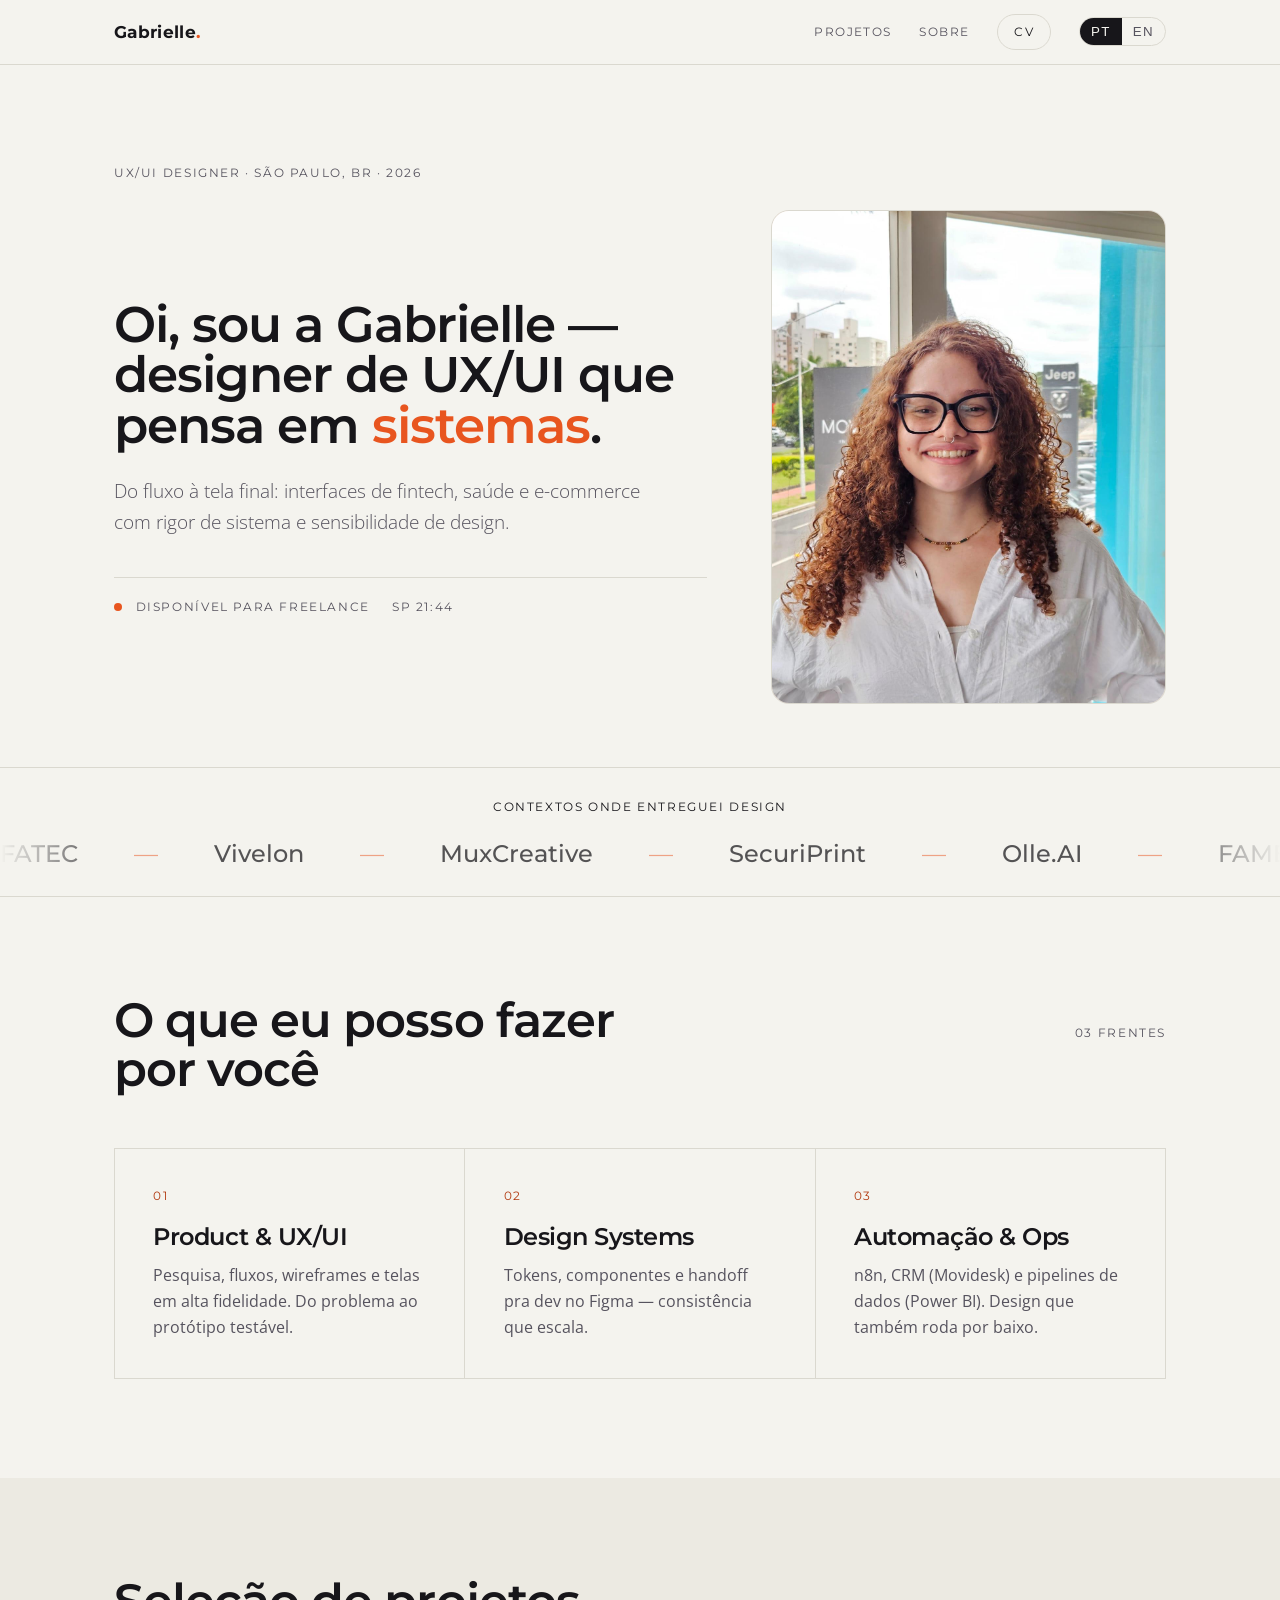
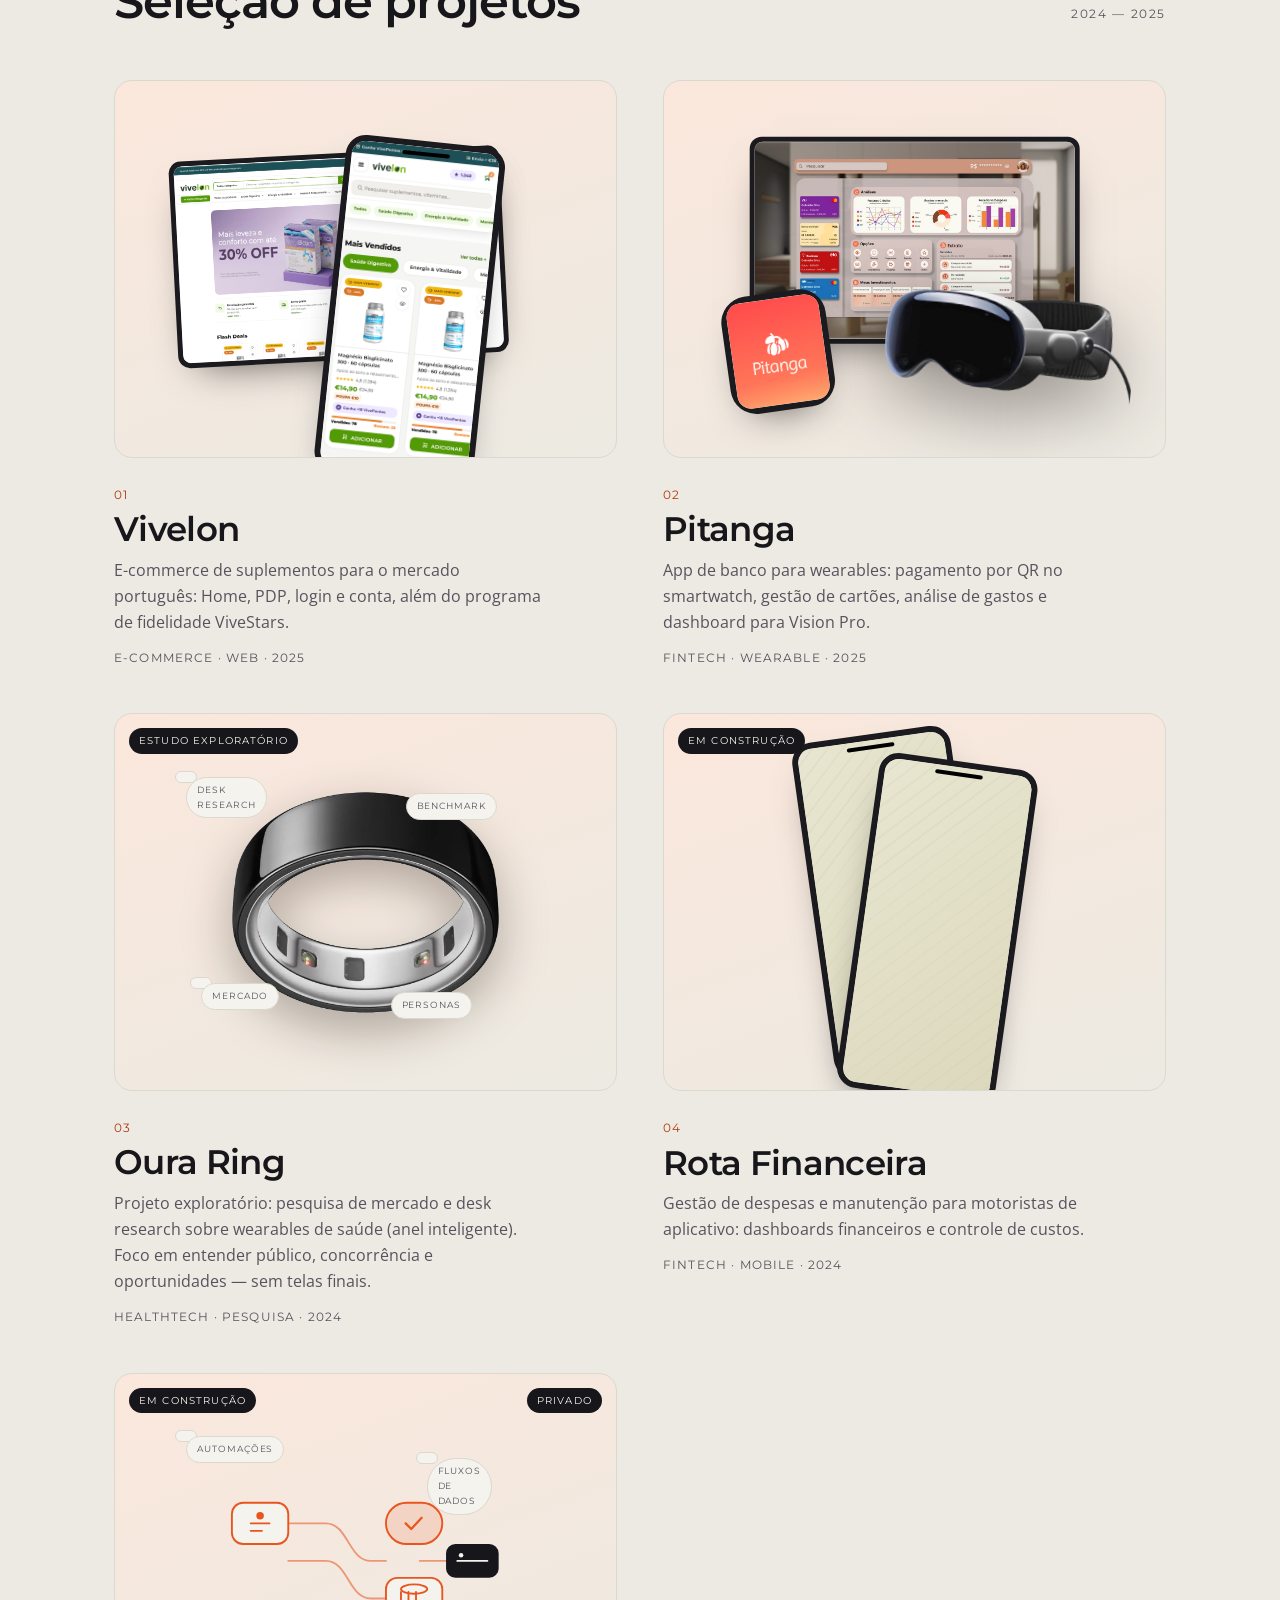
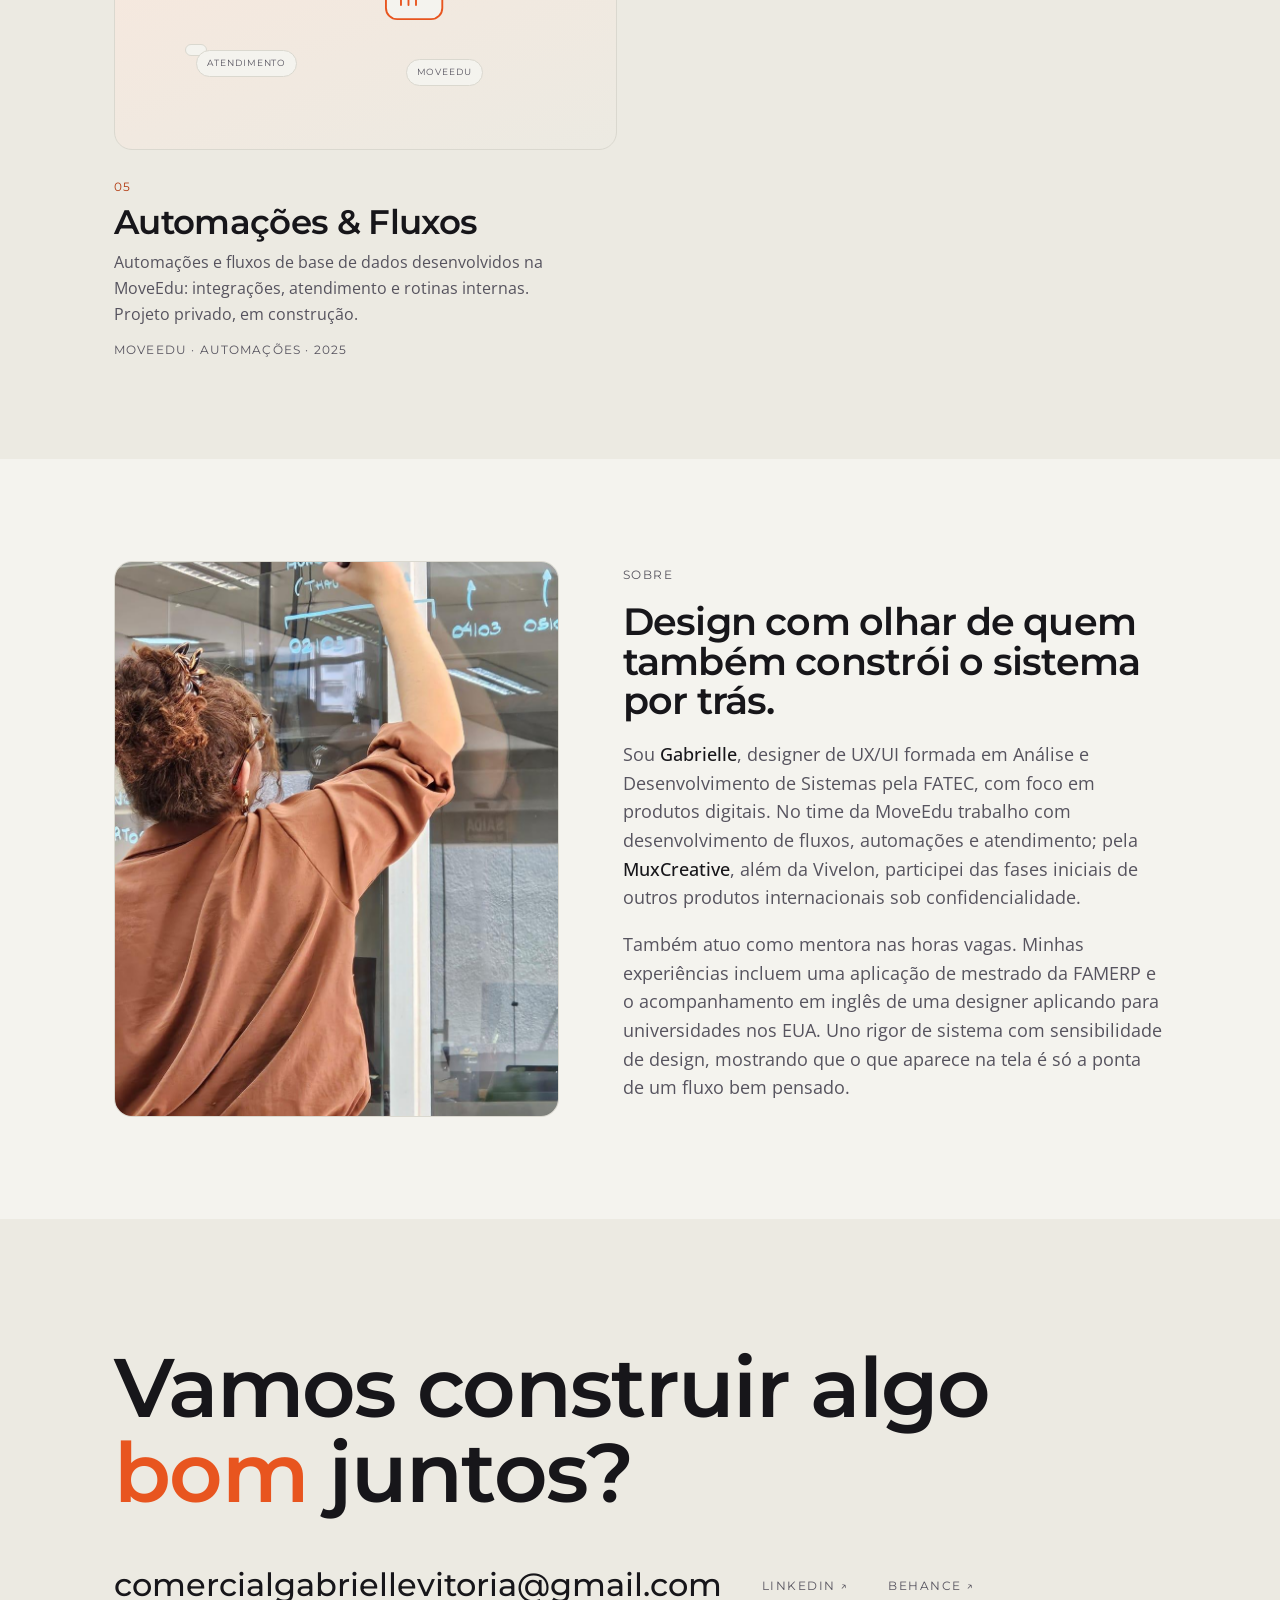
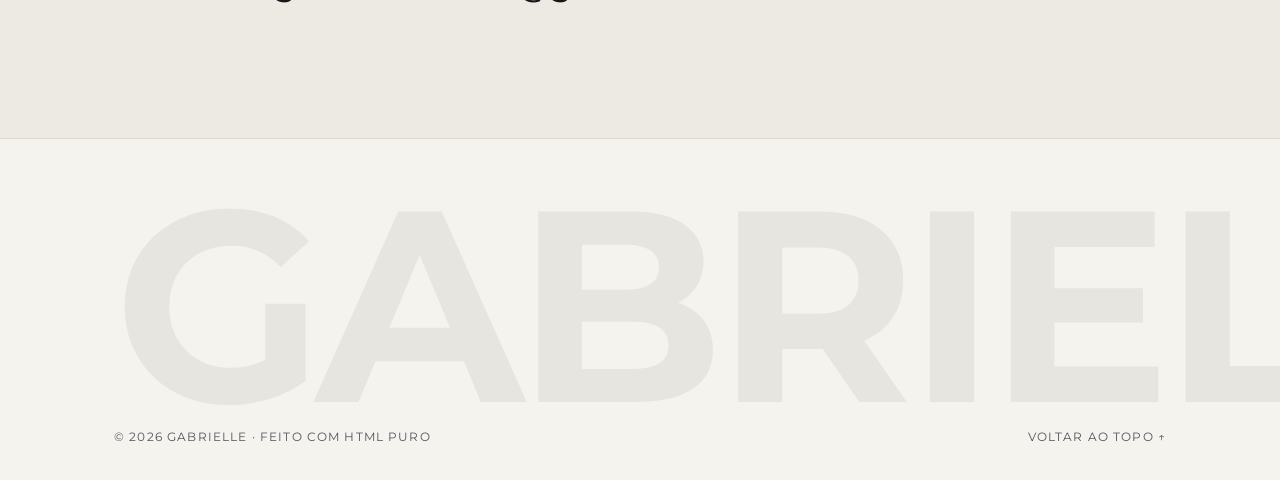
<file: index.html>
<!doctype html>
<!--
  ============================================================
  PORTFÓLIO — Gabrielle  |  UX/UI Designer
  Arquivo único (HTML + CSS + JS). Sem build. Sobe na VPS.
  ------------------------------------------------------------
  COMO EDITAR:
  • Bilíngue: cada texto tem <span class="pt">…</span> e
    <span class="en">…</span> lado a lado. Edite os dois.
  • FOTOS: salve na MESMA pasta deste arquivo:
      gabrielle-retrato.jpg  → foto do hero (rosto)
      gabrielle-quadro.jpg   → foto do sobre (você no quadro)
    (troque os src dos <img> se usar outro nome/pasta)
  • Seus dados: procure por  EDITAR:  no HTML.
  ============================================================
-->
<html lang="pt" data-lang="pt">
<head>
  <meta charset="utf-8" />
  <meta name="viewport" content="width=device-width, initial-scale=1" />
  <title>Gabrielle — UX/UI Designer</title>
  <meta name="description" content="Portfólio de Gabrielle, designer de UX/UI. Produtos digitais com rigor de sistema." />

  <!-- Fonts -->
  <link rel="preconnect" href="https://fonts.googleapis.com">
  <link rel="preconnect" href="https://fonts.gstatic.com" crossorigin>
  <link href="https://fonts.googleapis.com/css2?family=Montserrat:wght@400;500;600;700;800&family=Open+Sans:wght@300;400;600&display=swap" rel="stylesheet">
  <link rel="stylesheet" href="assets/css/styles.css">
</head>

<body>

  <!-- cursor custom -->
  <div class="cur cur--ring" aria-hidden="true"></div>
  <div class="cur cur--dot" aria-hidden="true"></div>

  <!-- ======================= NAV ======================= -->
  <header class="nav">
    <div class="wrap nav__in">
      <!-- EDITAR: iniciais / wordmark -->
      <a class="brand" href="#top">Gabrielle<b>.</b></a>
      <nav class="nav__links" aria-label="Principal">
        <a href="#work"><span class="pt">Projetos</span><span class="en">Work</span></a>
        <a href="#about"><span class="pt">Sobre</span><span class="en">About</span></a>
        <!-- CV bilíngue: o href troca conforme o idioma ativo (ver main.js). -->
        <a class="nav__cv"
           data-cv-pt="CV/Gabrielle-Vitoria-CV-PT.pdf"
           data-cv-en="CV/Gabrielle-Vitoria-CV-EN.pdf"
           href="CV/Gabrielle-Vitoria-CV-PT.pdf" target="_blank" rel="noopener">CV</a>
        <span class="lang" role="group" aria-label="Idioma / Language">
          <button type="button" data-set="pt" aria-pressed="true">PT</button>
          <button type="button" data-set="en" aria-pressed="false">EN</button>
        </span>
      </nav>
      <button class="nav__burger" aria-label="Menu">Menu</button>
    </div>
  </header>

  <main id="top">

    <!-- ======================= HERO ======================= -->
    <section class="hero wrap">
      <div class="mono hero__eyebrow reveal">UX/UI Designer · São Paulo, BR · 2026</div>
      <div class="hero__grid">
        <div data-stagger>
          <h1 class="reveal">
            <span class="pt">Oi, sou a Gabrielle —<br>designer de UX/UI que<br>pensa em <em>sistemas</em>.</span>
            <span class="en">Hi, I'm Gabrielle —<br>a UX/UI designer who<br>thinks in <em>systems</em>.</span>
          </h1>
          <p class="hero__sub reveal">
            <span class="pt">Do fluxo à tela final: interfaces de fintech, saúde e e-commerce com rigor de sistema e sensibilidade de design.</span>
            <span class="en">From flow to final screen: fintech, health and e-commerce interfaces built with system rigor and design sensibility.</span>
          </p>
          <div class="status reveal">
            <span class="mono"><i class="dot"></i>
              <span class="pt">Disponível para freelance</span>
              <span class="en">Available for freelance</span>
            </span>
            <span class="mono" id="clock" aria-live="off">— : —</span>
          </div>
        </div>
        <!-- FOTO: salve seu retrato como  gabrielle-retrato.jpg  nesta pasta -->
        <div class="hero__portrait reveal">
          <img src="assets/img/gabrielle-retrato.jpg" alt="Retrato de Gabrielle" loading="eager" />
        </div>
      </div>
    </section>

    <!-- ======================= CLIENTS ======================= -->
    <section class="clients">
      <span class="clients__lead">
        <span class="mono">
          <span class="pt">Contextos onde entreguei design</span>
          <span class="en">Where I've delivered design</span>
        </span>
      </span>
      <!-- EDITAR: nomes de clientes/empresas (o marquee duplica sozinho) -->
      <div class="marquee">
        <div class="marquee__track" data-marquee>
          <span class="name">FATEC</span>
          <span class="name">Vivelon</span>
          <span class="name">MuxCreative</span>
          <span class="name">SecuriPrint</span>
          <span class="name">Olle.AI</span>
          <span class="name">FAMERP</span>
          <span class="name"><span class="pt">Mentorias</span><span class="en">Mentoring</span></span>
        </div>
      </div>
    </section>

    <!-- ======================= SERVICES ======================= -->
    <section class="section">
      <div class="wrap">
        <div class="sec-head reveal">
          <h2>
            <span class="pt">O que eu posso fazer por você</span>
            <span class="en">What I can do for you</span>
          </h2>
          <span class="mono">03 <span class="pt">frentes</span><span class="en">tracks</span></span>
        </div>
        <div class="svc" data-stagger>
          <div class="svc__item reveal">
            <div class="svc__no">01</div>
            <h3><span class="pt">Product & UX/UI</span><span class="en">Product & UX/UI</span></h3>
            <p>
              <span class="pt">Pesquisa, fluxos, wireframes e telas em alta fidelidade. Do problema ao protótipo testável.</span>
              <span class="en">Research, flows, wireframes and high-fidelity screens. From problem to testable prototype.</span>
            </p>
          </div>
          <div class="svc__item reveal">
            <div class="svc__no">02</div>
            <h3><span class="pt">Design Systems</span><span class="en">Design Systems</span></h3>
            <p>
              <span class="pt">Tokens, componentes e handoff pra dev no Figma — consistência que escala.</span>
              <span class="en">Tokens, components and dev handoff in Figma — consistency that scales.</span>
            </p>
          </div>
          <div class="svc__item reveal">
            <div class="svc__no">03</div>
            <h3><span class="pt">Automação & Ops</span><span class="en">Automation & Ops</span></h3>
            <p>
              <span class="pt">n8n, CRM (Movidesk) e pipelines de dados (Power BI). Design que também roda por baixo.</span>
              <span class="en">n8n, CRM (Movidesk) and data pipelines (Power BI). Design that also runs under the hood.</span>
            </p>
          </div>
        </div>
      </div>
    </section>

    <!-- ======================= WORK ======================= -->
    <section class="section section--alt" id="work">
      <div class="wrap">
        <div class="sec-head reveal">
          <h2>
            <span class="pt">Seleção de projetos</span>
            <span class="en">Selected work</span>
          </h2>
          <span class="mono">2024 — 2025</span>
        </div>

        <!--
          COMO COLOCAR TELAS REAIS NAS CAPAS:
          Dentro de cada .mock__scr troque o <div class="ph ..."></div>
          por  <img src="assets/img/telas/vivelon-home.jpg" alt="">
          (crie uma subpasta "telas" ao lado deste arquivo).
        -->
        <div class="cases" data-stagger>

          <!-- PROJETO 01 — Vivelon (e-commerce web) -->
          <article class="case reveal">
            <a class="case__cover" href="vivelon.html" aria-label="Vivelon">
              <div class="stage">
                <div class="mock mock--web" style="--x:-8%;--y:-6%;--r:-3deg;--hx:-13%;--hr:-4deg;z-index:1">
                  <div class="mock__scr"><img src="assets/img/telas/vivelon-home-desktop.png" alt=""></div>
                </div>
                <div class="mock mock--phone" style="--x:28%;--y:12%;--r:6deg;--hx:36%;--hr:9deg;z-index:2">
                  <div class="mock__scr"><img src="assets/img/telas/vivelon-home-mobile.png" alt=""></div>
                </div>
              </div>
            </a>
            <div class="case__info">
              <div>
                <span class="case__no">01</span>
                <h3 class="case__title">Vivelon <span class="case__arrow">↗</span></h3>
                <p class="case__desc">
                  <span class="pt">E-commerce de suplementos para o mercado português: Home, PDP, login e conta, além do programa de fidelidade ViveStars.</span>
                  <span class="en">Supplements e-commerce for the Portuguese market: Home, PDP, login and account, plus the ViveStars loyalty program.</span>
                </p>
              </div>
              <span class="case__meta">E-commerce · Web · 2025</span>
            </div>
          </article>

          <!-- PROJETO 02 — Pitanga (fintech wearable) -->
          <article class="case reveal">
            <a class="case__cover" href="pitanga.html" aria-label="Pitanga">
              <div class="stage">
                <div class="mock mock--web" style="--x:0;--y:-14%;--r:0deg;--hy:-18%;z-index:1">
                  <div class="mock__scr"><img src="assets/img/telas/pitanga-dashboard-cover.jpg" alt=""></div>
                </div>
                <div class="mock mock--watch" style="--x:-130%;--y:70%;--r:-8deg;--hx:-145%;--hy:75%;--hr:-12deg;z-index:2">
                  <div class="mock__scr"><img src="assets/img/telas/pitanga-watch-start.png" alt=""></div>
                </div>
                <img class="float float--vision" src="assets/img/telas/pitanga-visionpro-device.png" alt=""
                     style="--x:34%;--y:50%;--r:5deg;--hx:42%;--hy:55%;--hr:9deg;z-index:3">
              </div>
            </a>
            <div class="case__info">
              <div>
                <span class="case__no">02</span>
                <h3 class="case__title">Pitanga <span class="case__arrow">↗</span></h3>
                <p class="case__desc">
                  <span class="pt">App de banco para wearables: pagamento por QR no smartwatch, gestão de cartões, análise de gastos e dashboard para Vision Pro.</span>
                  <span class="en">Banking app for wearables: smartwatch QR payments, card management, spending analytics and a Vision Pro dashboard.</span>
                </p>
              </div>
              <span class="case__meta">Fintech · Wearable · 2025</span>
            </div>
          </article>

          <!-- PROJETO 03 — Oura Ring (pesquisa exploratória, sem telas) -->
          <article class="case reveal">
            <a class="case__cover" href="oura-ring.html" aria-label="Oura Ring">
              <span class="cover-badge"><span class="pt">Estudo exploratório</span><span class="en">Exploratory study</span></span>
              <div class="stage stage--research">
                <img class="ring-img" src="assets/img/oura-ring-device.png" alt="Anel inteligente de monitoramento de saúde">
                <div class="tags">
                  <span style="top:15%;left:12%"><span class="pt">Desk research</span><span class="en">Desk research</span></span>
                  <span style="top:21%;left:58%">Benchmark</span>
                  <span style="top:70%;left:15%"><span class="pt">Mercado</span><span class="en">Market</span></span>
                  <span style="top:74%;left:55%">Personas</span>
                </div>
              </div>
            </a>
            <div class="case__info">
              <div>
                <span class="case__no">03</span>
                <h3 class="case__title">Oura Ring <span class="case__arrow">↗</span></h3>
                <p class="case__desc">
                  <span class="pt">Projeto exploratório: pesquisa de mercado e desk research sobre wearables de saúde (anel inteligente). Foco em entender público, concorrência e oportunidades — sem telas finais.</span>
                  <span class="en">Exploratory project: market research and desk research on health wearables (smart ring). Focused on audience, competition and opportunities — no final screens.</span>
                </p>
              </div>
              <span class="case__meta">Healthtech · <span class="pt">Pesquisa</span><span class="en">Research</span> · 2024</span>
            </div>
          </article>

          <!-- PROJETO 04 — Rota Financeira (fintech mobile · em construção, sem página ainda) -->
          <article class="case reveal">
            <div class="case__cover" aria-label="Rota Financeira">
              <span class="cover-badge"><span class="pt">Em construção</span><span class="en">In progress</span></span>
              <div class="stage">
                <div class="mock mock--phone" style="--x:-14%;--y:0;--r:-8deg;--hx:-24%;--hr:-12deg;z-index:1">
                  <div class="mock__scr"><div class="ph g-rota"></div></div>
                </div>
                <div class="mock mock--phone" style="--x:14%;--y:8%;--r:8deg;--hx:24%;--hr:12deg;z-index:2">
                  <div class="mock__scr"><div class="ph g-rota"></div></div>
                </div>
              </div>
            </div>
            <div class="case__info">
              <div>
                <span class="case__no">04</span>
                <h3 class="case__title">Rota Financeira</h3>
                <p class="case__desc">
                  <span class="pt">Gestão de despesas e manutenção para motoristas de aplicativo: dashboards financeiros e controle de custos.</span>
                  <span class="en">Expense and maintenance management for ride-hailing drivers: financial dashboards and cost tracking.</span>
                </p>
              </div>
              <span class="case__meta">Fintech · Mobile · 2024</span>
            </div>
          </article>

          <!-- PROJETO 05 — Automações & fluxos de dados (MoveEdu · privado · em construção) -->
          <article class="case reveal">
            <div class="case__cover" aria-label="Automações e fluxos de dados">
              <span class="cover-badge"><span class="pt">Em construção</span><span class="en">In progress</span></span>
              <span class="cover-badge" style="left:auto;right:14px"><span class="pt">Privado</span><span class="en">Private</span></span>
              <div class="stage stage--research">
                <svg class="flow-img" viewBox="0 0 320 200" fill="none" aria-hidden="true">
                  <path d="M78 60h40M118 60c24 0 24 40 48 40h16M182 140h-16c-24 0-24-40-48-40H78M246 100h-28" stroke="var(--accent)" stroke-width="2" stroke-linecap="round" opacity=".55"/>
                  <rect x="18" y="38" width="60" height="44" rx="12" fill="var(--paper)" stroke="var(--accent)" stroke-width="2"/>
                  <path d="M38 60h20M38 68h12" stroke="var(--accent)" stroke-width="2" stroke-linecap="round"/>
                  <circle cx="48" cy="52" r="4" fill="var(--accent)"/>
                  <rect x="182" y="118" width="60" height="44" rx="12" fill="var(--paper)" stroke="var(--accent)" stroke-width="2"/>
                  <path d="M198 133v14m8-14v14m8-14v14" stroke="var(--accent)" stroke-width="2" stroke-linecap="round"/>
                  <ellipse cx="212" cy="130" rx="14" ry="5" fill="none" stroke="var(--accent)" stroke-width="2"/>
                  <rect x="182" y="38" width="60" height="44" rx="22" fill="var(--accent)" opacity=".14"/>
                  <rect x="182" y="38" width="60" height="44" rx="22" fill="none" stroke="var(--accent)" stroke-width="2"/>
                  <path d="M203 60l6 6 11-12" stroke="var(--accent)" stroke-width="2.4" stroke-linecap="round" stroke-linejoin="round"/>
                  <rect x="246" y="82" width="56" height="36" rx="10" fill="var(--ink)"/>
                  <path d="M258 100h32" stroke="var(--paper)" stroke-width="2" stroke-linecap="round"/>
                  <circle cx="262" cy="94" r="2.4" fill="var(--paper)"/>
                </svg>
                <div class="tags">
                  <span style="top:15%;left:12%"><span class="pt">Automações</span><span class="en">Automations</span></span>
                  <span style="top:21%;left:60%"><span class="pt">Fluxos de dados</span><span class="en">Data flows</span></span>
                  <span style="top:72%;left:14%"><span class="pt">Atendimento</span><span class="en">Support</span></span>
                  <span style="top:76%;left:58%">MoveEdu</span>
                </div>
              </div>
            </div>
            <div class="case__info">
              <div>
                <span class="case__no">05</span>
                <h3 class="case__title"><span class="pt">Automações & Fluxos</span><span class="en">Automations & Flows</span></h3>
                <p class="case__desc">
                  <span class="pt">Automações e fluxos de base de dados desenvolvidos na MoveEdu: integrações, atendimento e rotinas internas. Projeto privado, em construção.</span>
                  <span class="en">Automations and database flows built at MoveEdu: integrations, customer service and internal routines. Private project, in progress.</span>
                </p>
              </div>
              <span class="case__meta">MoveEdu · <span class="pt">Automações</span><span class="en">Automations</span> · 2025</span>
            </div>
          </article>
        </div>
      </div>
    </section>

    <!-- ======================= ABOUT ======================= -->
    <section class="section about" id="about">
      <div class="wrap about__grid">
        <!-- FOTO: salve a foto do quadro como  gabrielle-quadro.jpg  nesta pasta -->
        <div class="about__portrait reveal">
          <img src="assets/img/gabrielle-quadro.jpg" alt="Gabrielle desenhando um fluxo no quadro de vidro" loading="lazy" />
        </div>
        <div data-stagger>
          <span class="mono reveal"><span class="pt">Sobre</span><span class="en">About</span></span>
          <h2 class="reveal" style="margin-top:16px">
            <span class="pt">Design com olhar de quem também constrói o sistema por trás.</span>
            <span class="en">Design from someone who also builds the system behind it.</span>
          </h2>
          <p class="reveal">
            <span class="pt">Sou <strong>Gabrielle</strong>, designer de UX/UI formada em Análise e Desenvolvimento de Sistemas pela FATEC, com foco em produtos digitais. No time da MoveEdu trabalho com desenvolvimento de fluxos, automações e atendimento; pela <strong>MuxCreative</strong>, além da Vivelon, participei das fases iniciais de outros produtos internacionais sob confidencialidade.</span>
            <span class="en">I'm <strong>Gabrielle</strong>, a UX/UI designer with a degree in Systems Analysis and Development from FATEC, focused on digital products. At MoveEdu I work with flow design, automations and customer service; at <strong>MuxCreative</strong>, besides Vivelon, I took part in the early stages of other international products under NDA.</span>
          </p>
          <p class="reveal">
            <span class="pt">Também atuo como mentora nas horas vagas. Minhas experiências incluem uma aplicação de mestrado da FAMERP e o acompanhamento em inglês de uma designer aplicando para universidades nos EUA. Uno rigor de sistema com sensibilidade de design, mostrando que o que aparece na tela é só a ponta de um fluxo bem pensado.</span>
            <span class="en">I also mentor in my spare time. My experience includes a master's degree application at FAMERP and guiding a designer in English through her applications to universities in the US. I combine system rigor with design sensibility, showing that what appears on screen is just the tip of a well planned flow.</span>
          </p>
        </div>
      </div>
    </section>

    <!-- ======================= CONTACT ======================= -->
    <section class="section section--alt cta">
      <div class="wrap">
        <h2 class="reveal">
          <span class="pt">Vamos construir algo <em>bom</em> juntos?</span>
          <span class="en">Let's build something <em>good</em> together?</span>
        </h2>
        <div class="cta__links" data-stagger>
          <!-- EDITAR: seu e-mail e redes -->
          <a class="cta__mail reveal" href="mailto:comercialgabriellevitoria@gmail.com">comercialgabriellevitoria@gmail.com</a>
          <a class="cta__social reveal" href="https://www.linkedin.com/in/gabrielle-vit%C3%B3ria/" target="_blank" rel="noopener">LinkedIn ↗</a>
          <a class="cta__social reveal" href="https://www.behance.net/gabriellevitria7" target="_blank" rel="noopener">Behance ↗</a>
        </div>
      </div>
    </section>
  </main>

  <!-- ======================= FOOTER ======================= -->
  <footer class="foot">
    <div class="wrap">
      <div class="foot__word" aria-hidden="true">GABRIELLE</div>
      <div class="foot__bar">
        <span class="mono">© <span id="year"></span> Gabrielle · <span class="pt">Feito com HTML puro</span><span class="en">Built with plain HTML</span></span>
        <a href="#top"><span class="pt">Voltar ao topo ↑</span><span class="en">Back to top ↑</span></a>
      </div>
    </div>
  </footer>

  <script src="assets/js/main.js"></script>
</body>
</html>
</file>
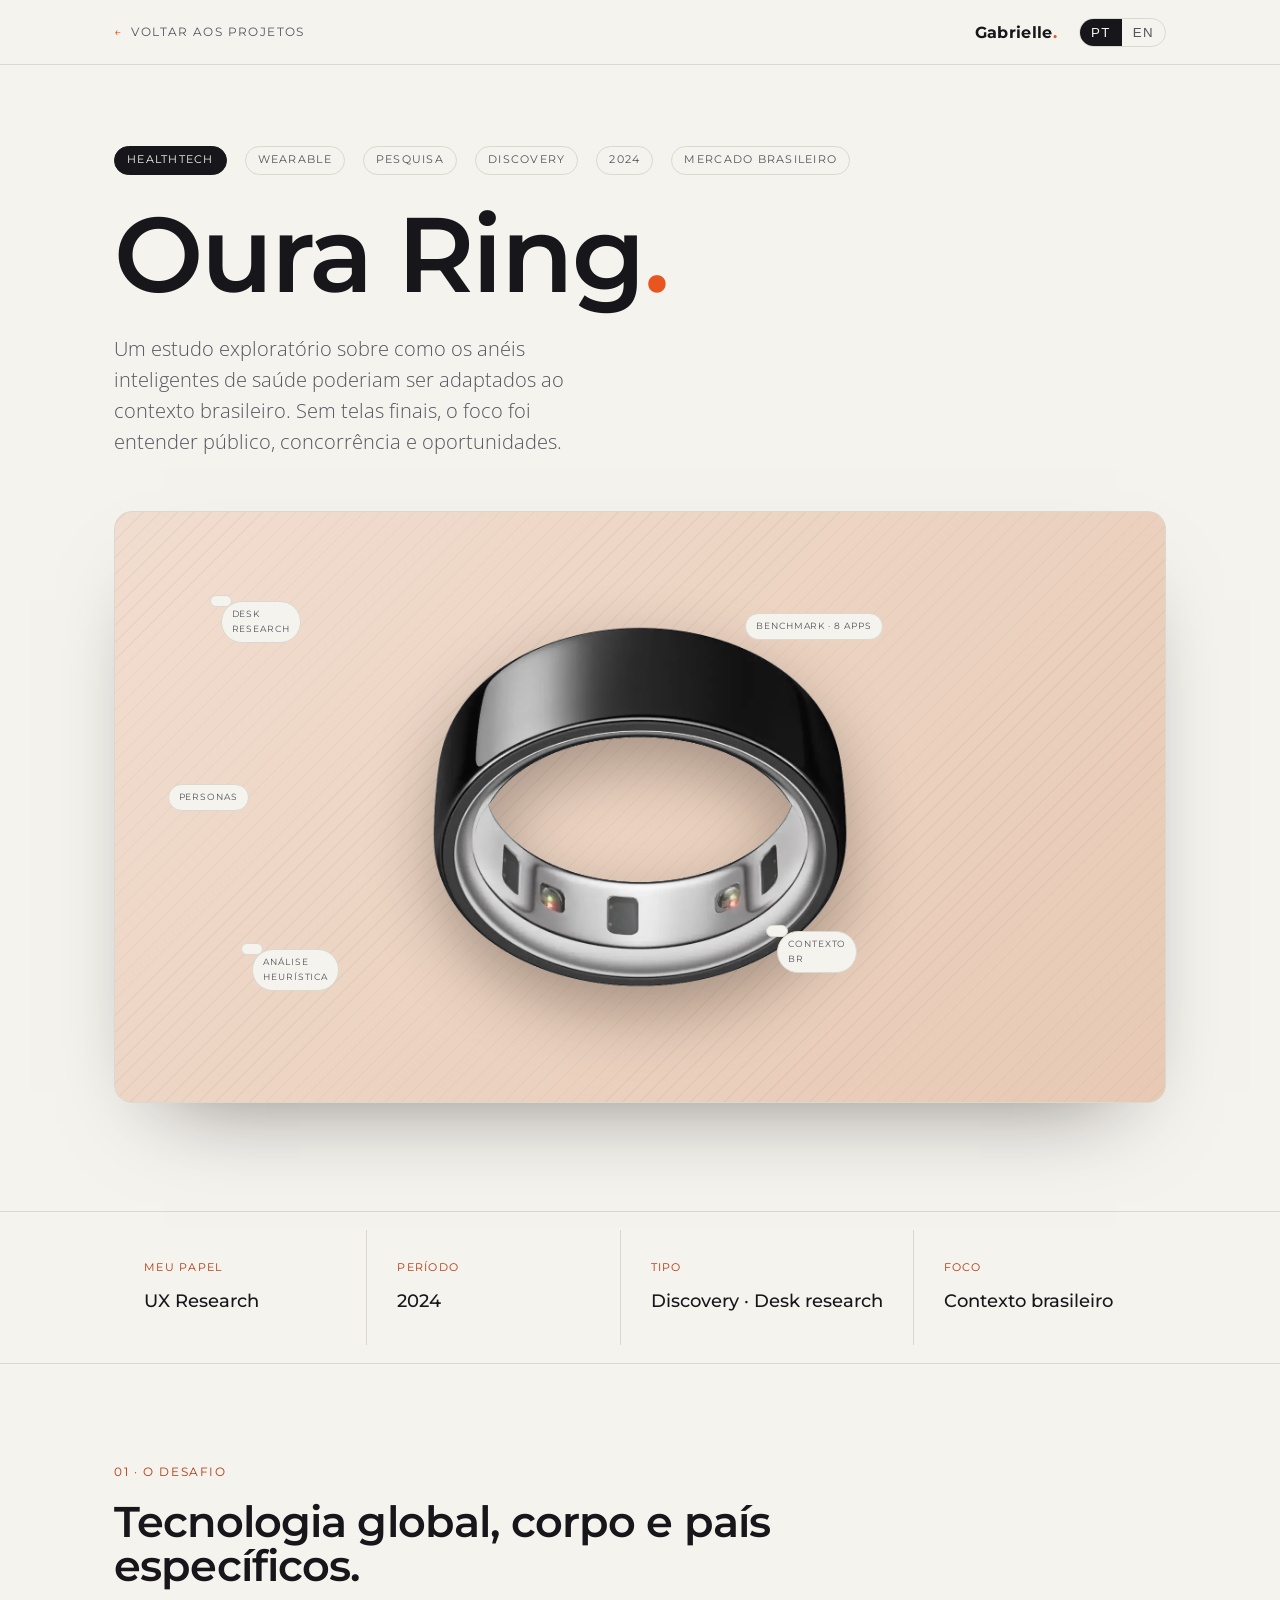
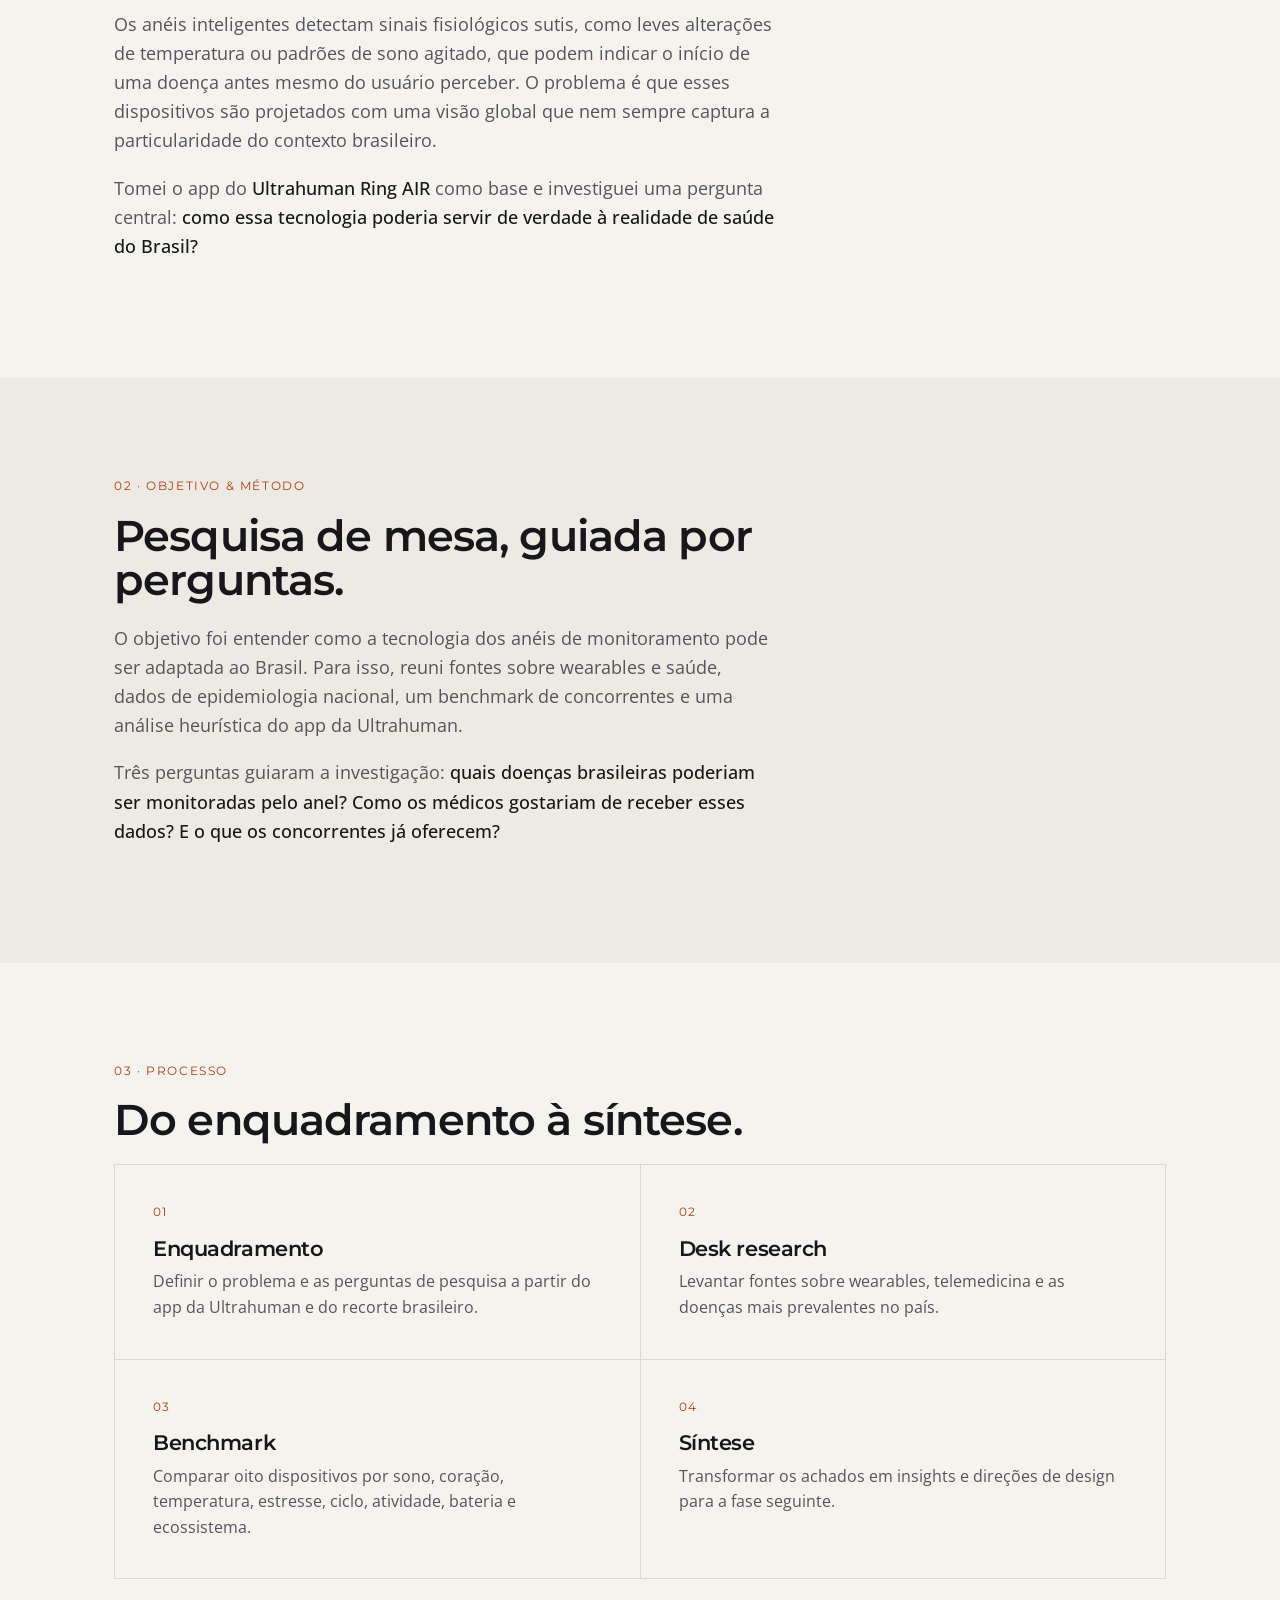
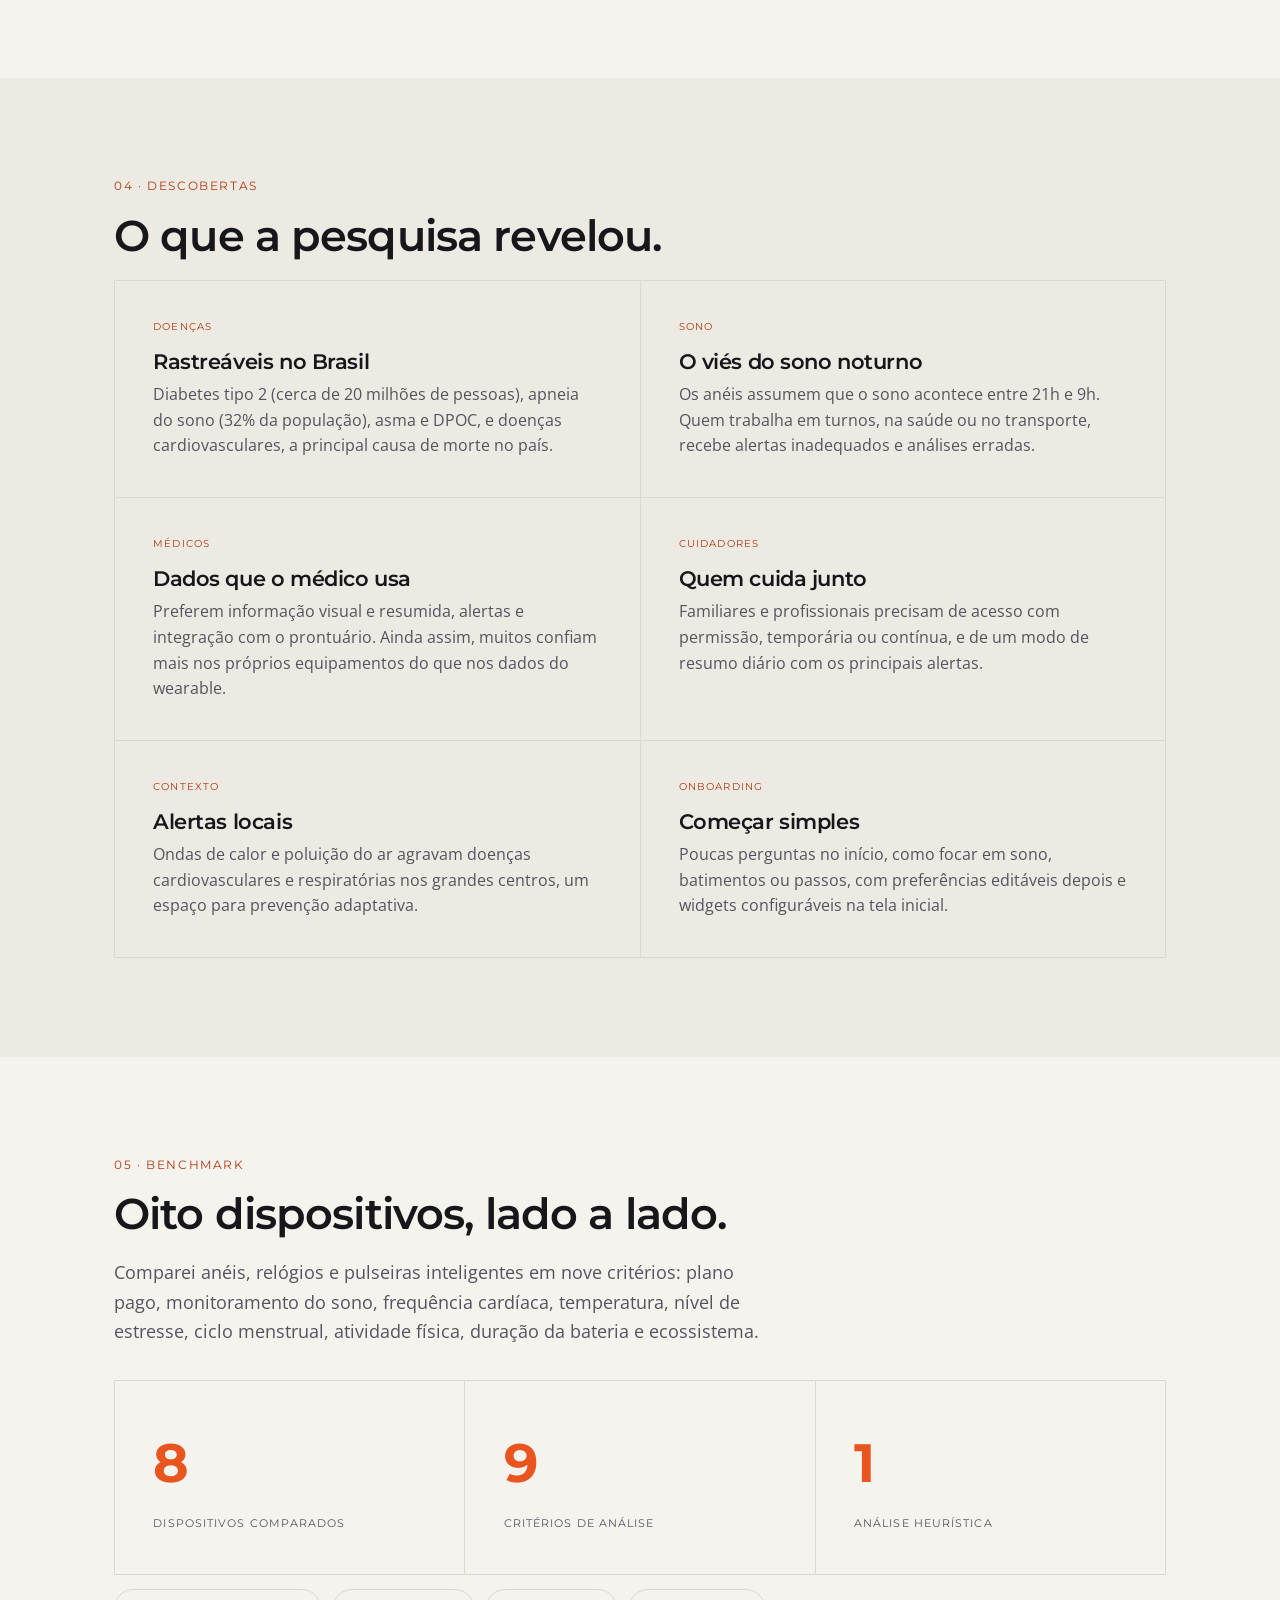
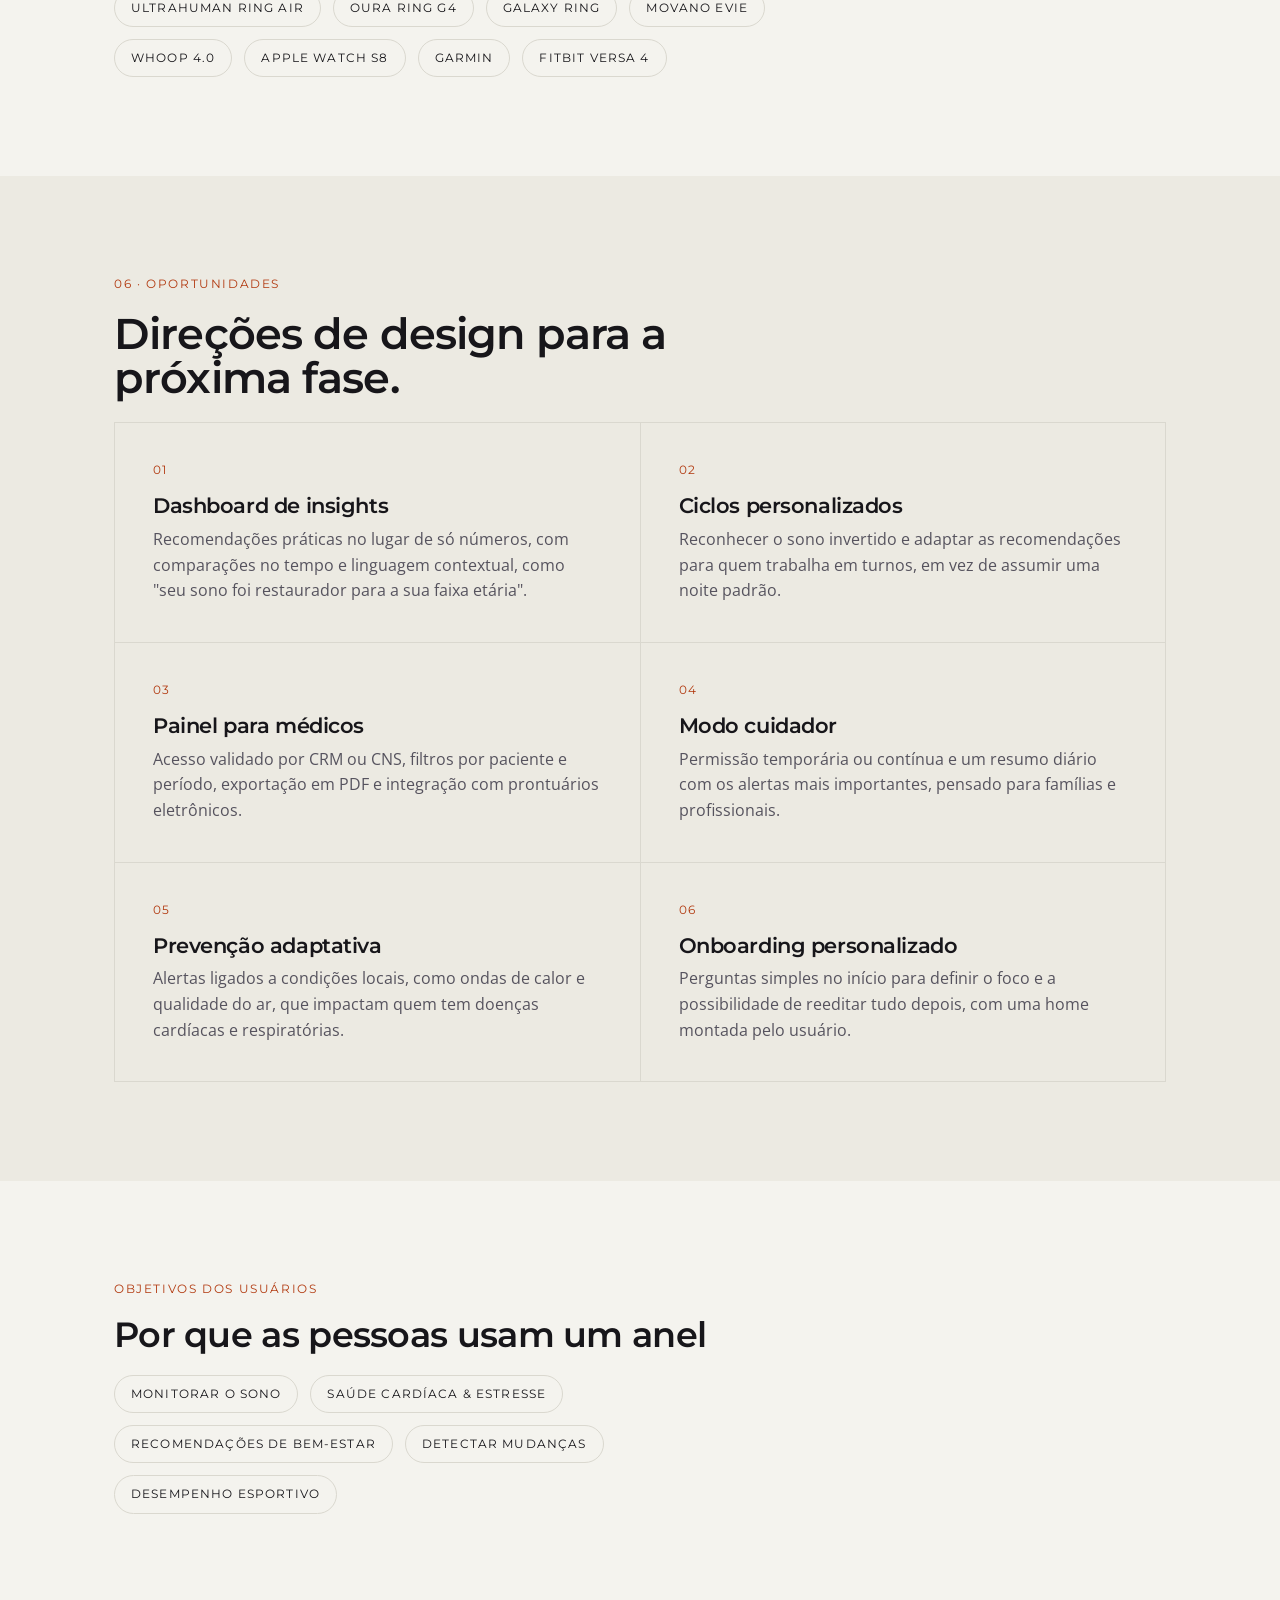
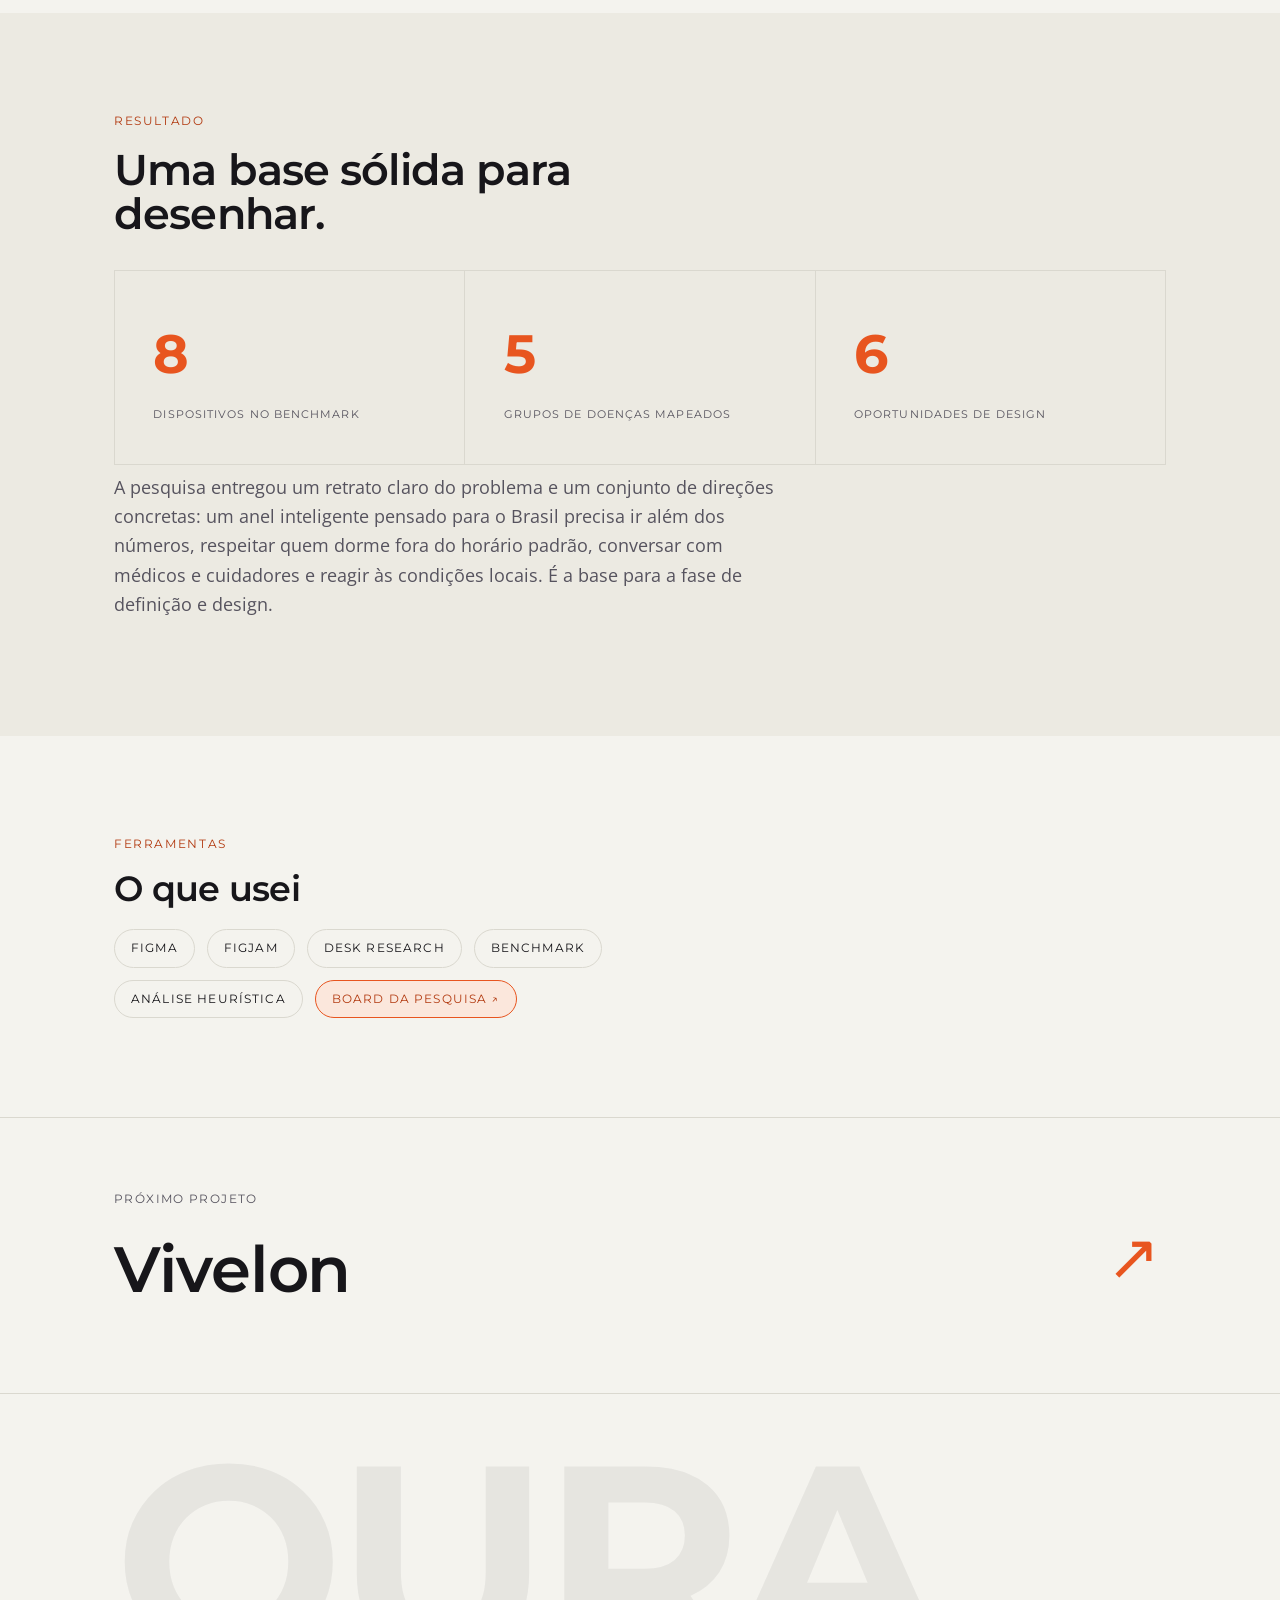
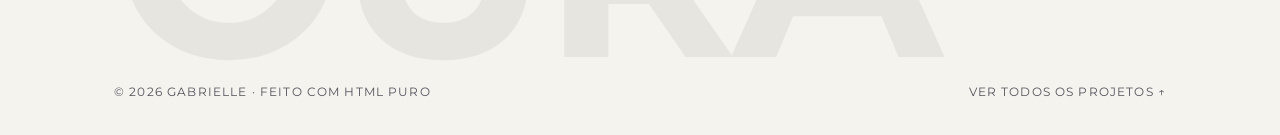
<file: oura-ring.html>
<!doctype html>
<!--
  ============================================================
  CASE — Oura Ring  |  Portfólio Gabrielle (UX/UI Designer)
  Estudo exploratório (Discovery / Desk Research). Sem telas
  finais: a página é orientada a pesquisa. CSS/JS em
  assets/css/styles.css e assets/js/main.js.
  ------------------------------------------------------------
  • Bilíngue: cada texto tem <span class="pt">…</span> e
    <span class="en">…</span> lado a lado. Edite os dois.
  • Conteúdo baseado no board de pesquisa (OuraRing.pdf).
  ============================================================
-->
<html lang="pt" data-lang="pt">
<head>
  <meta charset="utf-8" />
  <meta name="viewport" content="width=device-width, initial-scale=1" />
  <title>Oura Ring — Case · Gabrielle</title>
  <meta name="description" content="Estudo exploratório de UX Research: como adaptar anéis inteligentes de saúde ao contexto brasileiro. Desk research, benchmark de 8 dispositivos e análise heurística." />

  <link rel="preconnect" href="https://fonts.googleapis.com">
  <link rel="preconnect" href="https://fonts.gstatic.com" crossorigin>
  <link href="https://fonts.googleapis.com/css2?family=Montserrat:wght@400;500;600;700;800&family=Open+Sans:wght@300;400;600&display=swap" rel="stylesheet">
  <link rel="stylesheet" href="assets/css/styles.css">
</head>

<body>

  <div class="cur cur--ring" aria-hidden="true"></div>
  <div class="cur cur--dot" aria-hidden="true"></div>

  <!-- ======================= NAV ======================= -->
  <header class="nav">
    <div class="wrap nav__in">
      <a class="nav__back" href="index.html#work">
        <span class="ar">←</span>
        <span class="pt">Voltar aos projetos</span><span class="en">Back to work</span>
      </a>
      <div class="nav__right">
        <a class="brand" href="index.html">Gabrielle<b>.</b></a>
        <span class="lang" role="group" aria-label="Idioma / Language">
          <button type="button" data-set="pt" aria-pressed="true">PT</button>
          <button type="button" data-set="en" aria-pressed="false">EN</button>
        </span>
      </div>
    </div>
  </header>

  <main id="top">

    <!-- ======================= HERO ======================= -->
    <section class="chero wrap">
      <div class="chero__meta reveal">
        <span class="pill pill--hot">Healthtech</span>
        <span class="pill">Wearable</span>
        <span class="pill"><span class="pt">Pesquisa</span><span class="en">Research</span></span>
        <span class="pill">Discovery</span>
        <span class="pill">2024</span>
        <span class="pill"><span class="pt">Mercado brasileiro</span><span class="en">Brazilian market</span></span>
      </div>
      <h1 class="reveal">Oura Ring<em>.</em></h1>
      <p class="chero__lead reveal">
        <span class="pt">Um estudo exploratório sobre como os anéis inteligentes de saúde poderiam ser adaptados ao contexto brasileiro. Sem telas finais, o foco foi entender público, concorrência e oportunidades.</span>
        <span class="en">An exploratory study on how smart health rings could be adapted to the Brazilian context. No final screens; the focus was understanding audience, competition and opportunities.</span>
      </p>

      <!-- CENA DE PESQUISA: anel + tags (sem telas finais) -->
      <div class="lead-shot reveal">
        <div class="oura-scene">
          <img class="oura-scene__ring" src="assets/img/oura-ring-device.png" alt="Anel inteligente de monitoramento de saúde">
          <div class="tags">
            <span style="top:14%;left:9%"><span class="pt">Desk research</span><span class="en">Desk research</span></span>
            <span style="top:17%;left:60%">Benchmark · 8 apps</span>
            <span style="top:46%;left:5%">Personas</span>
            <span style="top:73%;left:12%"><span class="pt">Análise heurística</span><span class="en">Heuristic review</span></span>
            <span style="top:70%;left:62%"><span class="pt">Contexto BR</span><span class="en">BR context</span></span>
          </div>
        </div>
      </div>
    </section>

    <!-- ======================= SPEC ======================= -->
    <section class="spec">
      <div class="wrap">
        <dl class="spec__grid">
          <div class="spec__cell">
            <dt><span class="pt">Meu papel</span><span class="en">My role</span></dt>
            <dd>UX Research</dd>
          </div>
          <div class="spec__cell">
            <dt><span class="pt">Período</span><span class="en">Timeline</span></dt>
            <dd>2024</dd>
          </div>
          <div class="spec__cell">
            <dt><span class="pt">Tipo</span><span class="en">Type</span></dt>
            <dd><span class="pt">Discovery · Desk research</span><span class="en">Discovery · Desk research</span></dd>
          </div>
          <div class="spec__cell">
            <dt><span class="pt">Foco</span><span class="en">Focus</span></dt>
            <dd><span class="pt">Contexto brasileiro</span><span class="en">Brazilian context</span></dd>
          </div>
        </dl>
      </div>
    </section>

    <!-- ======================= DESAFIO ======================= -->
    <section class="section">
      <div class="wrap"><div class="prose reveal">
        <span class="mono lbl accent">01 · <span class="pt">O desafio</span><span class="en">The challenge</span></span>
        <h2><span class="pt">Tecnologia global, corpo e país específicos.</span><span class="en">Global tech, specific body and country.</span></h2>
        <p>
          <span class="pt">Os anéis inteligentes detectam sinais fisiológicos sutis, como leves alterações de temperatura ou padrões de sono agitado, que podem indicar o início de uma doença antes mesmo do usuário perceber. O problema é que esses dispositivos são projetados com uma visão global que nem sempre captura a particularidade do contexto brasileiro.</span>
          <span class="en">Smart rings detect subtle physiological signals, like slight temperature changes or restless sleep patterns, that can flag the onset of a condition before the user even notices. The catch is that these devices are designed with a global lens that does not always capture the particularities of the Brazilian context.</span>
        </p>
        <p>
          <span class="pt">Tomei o app do <strong>Ultrahuman Ring AIR</strong> como base e investiguei uma pergunta central: <strong>como essa tecnologia poderia servir de verdade à realidade de saúde do Brasil?</strong></span>
          <span class="en">I took the <strong>Ultrahuman Ring AIR</strong> app as a starting point and investigated one central question: <strong>how could this technology genuinely serve Brazil's health reality?</strong></span>
        </p>
      </div></div>
    </section>

    <!-- ======================= OBJETIVO & MÉTODO ======================= -->
    <section class="section section--alt">
      <div class="wrap"><div class="prose reveal">
        <span class="mono lbl accent">02 · <span class="pt">Objetivo & método</span><span class="en">Objective & method</span></span>
        <h2><span class="pt">Pesquisa de mesa, guiada por perguntas.</span><span class="en">Desk research, driven by questions.</span></h2>
        <p>
          <span class="pt">O objetivo foi entender como a tecnologia dos anéis de monitoramento pode ser adaptada ao Brasil. Para isso, reuni fontes sobre wearables e saúde, dados de epidemiologia nacional, um benchmark de concorrentes e uma análise heurística do app da Ultrahuman.</span>
          <span class="en">The goal was to understand how ring monitoring technology can be adapted to Brazil. To do that, I gathered sources on wearables and health, national epidemiology data, a competitor benchmark and a heuristic review of the Ultrahuman app.</span>
        </p>
        <p>
          <span class="pt">Três perguntas guiaram a investigação: <strong>quais doenças brasileiras poderiam ser monitoradas pelo anel? Como os médicos gostariam de receber esses dados? E o que os concorrentes já oferecem?</strong></span>
          <span class="en">Three questions guided the work: <strong>which Brazilian diseases could the ring monitor? How would doctors like to receive that data? And what do competitors already offer?</strong></span>
        </p>
      </div></div>
    </section>

    <!-- ======================= PROCESSO ======================= -->
    <section class="section">
      <div class="wrap">
        <div class="prose reveal">
          <span class="mono lbl accent">03 · <span class="pt">Processo</span><span class="en">Process</span></span>
          <h2><span class="pt">Do enquadramento à síntese.</span><span class="en">From framing to synthesis.</span></h2>
        </div>
        <div class="steps reveal">
          <div class="step">
            <div class="step__no">01</div>
            <h3><span class="pt">Enquadramento</span><span class="en">Framing</span></h3>
            <p><span class="pt">Definir o problema e as perguntas de pesquisa a partir do app da Ultrahuman e do recorte brasileiro.</span><span class="en">Defining the problem and research questions from the Ultrahuman app and the Brazilian angle.</span></p>
          </div>
          <div class="step">
            <div class="step__no">02</div>
            <h3>Desk research</h3>
            <p><span class="pt">Levantar fontes sobre wearables, telemedicina e as doenças mais prevalentes no país.</span><span class="en">Gathering sources on wearables, telemedicine and the most prevalent diseases in the country.</span></p>
          </div>
          <div class="step">
            <div class="step__no">03</div>
            <h3>Benchmark</h3>
            <p><span class="pt">Comparar oito dispositivos por sono, coração, temperatura, estresse, ciclo, atividade, bateria e ecossistema.</span><span class="en">Comparing eight devices across sleep, heart, temperature, stress, cycle, activity, battery and ecosystem.</span></p>
          </div>
          <div class="step">
            <div class="step__no">04</div>
            <h3><span class="pt">Síntese</span><span class="en">Synthesis</span></h3>
            <p><span class="pt">Transformar os achados em insights e direções de design para a fase seguinte.</span><span class="en">Turning findings into insights and design directions for the next phase.</span></p>
          </div>
        </div>
      </div>
    </section>

    <!-- ======================= DESCOBERTAS ======================= -->
    <section class="section section--alt">
      <div class="wrap">
        <div class="prose reveal">
          <span class="mono lbl accent">04 · <span class="pt">Descobertas</span><span class="en">Key findings</span></span>
          <h2><span class="pt">O que a pesquisa revelou.</span><span class="en">What the research surfaced.</span></h2>
        </div>
        <div class="steps reveal">
          <div class="step">
            <div class="find__cat"><span class="pt">Doenças</span><span class="en">Diseases</span></div>
            <h3><span class="pt">Rastreáveis no Brasil</span><span class="en">Trackable in Brazil</span></h3>
            <p><span class="pt">Diabetes tipo 2 (cerca de 20 milhões de pessoas), apneia do sono (32% da população), asma e DPOC, e doenças cardiovasculares, a principal causa de morte no país.</span><span class="en">Type 2 diabetes (around 20 million people), sleep apnea (32% of the population), asthma and COPD, and cardiovascular disease, the leading cause of death in the country.</span></p>
          </div>
          <div class="step">
            <div class="find__cat"><span class="pt">Sono</span><span class="en">Sleep</span></div>
            <h3><span class="pt">O viés do sono noturno</span><span class="en">The night-sleep bias</span></h3>
            <p><span class="pt">Os anéis assumem que o sono acontece entre 21h e 9h. Quem trabalha em turnos, na saúde ou no transporte, recebe alertas inadequados e análises erradas.</span><span class="en">Rings assume sleep happens between 9pm and 9am. Shift workers, in healthcare or transport, get inappropriate alerts and wrong analyses.</span></p>
          </div>
          <div class="step">
            <div class="find__cat"><span class="pt">Médicos</span><span class="en">Doctors</span></div>
            <h3><span class="pt">Dados que o médico usa</span><span class="en">Data doctors act on</span></h3>
            <p><span class="pt">Preferem informação visual e resumida, alertas e integração com o prontuário. Ainda assim, muitos confiam mais nos próprios equipamentos do que nos dados do wearable.</span><span class="en">They prefer visual, summarized information, alerts and integration with medical records. Even so, many still trust their own equipment more than wearable data.</span></p>
          </div>
          <div class="step">
            <div class="find__cat"><span class="pt">Cuidadores</span><span class="en">Caregivers</span></div>
            <h3><span class="pt">Quem cuida junto</span><span class="en">Those who care alongside</span></h3>
            <p><span class="pt">Familiares e profissionais precisam de acesso com permissão, temporária ou contínua, e de um modo de resumo diário com os principais alertas.</span><span class="en">Family and professionals need permissioned access, temporary or ongoing, and a daily summary mode with the main alerts.</span></p>
          </div>
          <div class="step">
            <div class="find__cat"><span class="pt">Contexto</span><span class="en">Context</span></div>
            <h3><span class="pt">Alertas locais</span><span class="en">Local alerts</span></h3>
            <p><span class="pt">Ondas de calor e poluição do ar agravam doenças cardiovasculares e respiratórias nos grandes centros, um espaço para prevenção adaptativa.</span><span class="en">Heat waves and air pollution worsen cardiovascular and respiratory conditions in big cities, an opening for adaptive prevention.</span></p>
          </div>
          <div class="step">
            <div class="find__cat">Onboarding</div>
            <h3><span class="pt">Começar simples</span><span class="en">Start simple</span></h3>
            <p><span class="pt">Poucas perguntas no início, como focar em sono, batimentos ou passos, com preferências editáveis depois e widgets configuráveis na tela inicial.</span><span class="en">A few questions up front, like focusing on sleep, heart rate or steps, with preferences editable later and configurable widgets on the home screen.</span></p>
          </div>
        </div>
      </div>
    </section>

    <!-- ======================= BENCHMARK ======================= -->
    <section class="section">
      <div class="wrap"><div class="prose reveal">
        <span class="mono lbl accent">05 · <span class="pt">Benchmark</span><span class="en">Benchmark</span></span>
        <h2><span class="pt">Oito dispositivos, lado a lado.</span><span class="en">Eight devices, side by side.</span></h2>
        <p>
          <span class="pt">Comparei anéis, relógios e pulseiras inteligentes em nove critérios: plano pago, monitoramento do sono, frequência cardíaca, temperatura, nível de estresse, ciclo menstrual, atividade física, duração da bateria e ecossistema.</span>
          <span class="en">I compared smart rings, watches and bands across nine criteria: paid plan, sleep monitoring, heart rate, temperature, stress level, menstrual cycle, physical activity, battery life and ecosystem.</span>
        </p>
      </div></div>
      <div class="wrap">
        <div class="stats reveal">
          <div class="stat">
            <b>8</b>
            <span><span class="pt">Dispositivos comparados</span><span class="en">Devices compared</span></span>
          </div>
          <div class="stat">
            <b>9</b>
            <span><span class="pt">Critérios de análise</span><span class="en">Analysis criteria</span></span>
          </div>
          <div class="stat">
            <b>1</b>
            <span><span class="pt">Análise heurística</span><span class="en">Heuristic review</span></span>
          </div>
        </div>
      </div>
      <div class="wrap"><div class="prose reveal">
        <div class="tools">
          <span>UltraHuman Ring AIR</span>
          <span>Oura Ring G4</span>
          <span>Galaxy Ring</span>
          <span>Movano Evie</span>
          <span>Whoop 4.0</span>
          <span>Apple Watch S8</span>
          <span>Garmin</span>
          <span>Fitbit Versa 4</span>
        </div>
      </div></div>
    </section>

    <!-- ======================= OPORTUNIDADES ======================= -->
    <section class="section section--alt">
      <div class="wrap">
        <div class="prose reveal">
          <span class="mono lbl accent">06 · <span class="pt">Oportunidades</span><span class="en">Opportunities</span></span>
          <h2><span class="pt">Direções de design para a próxima fase.</span><span class="en">Design directions for the next phase.</span></h2>
        </div>
        <div class="steps reveal">
          <div class="step">
            <div class="step__no">01</div>
            <h3><span class="pt">Dashboard de insights</span><span class="en">Insight dashboard</span></h3>
            <p><span class="pt">Recomendações práticas no lugar de só números, com comparações no tempo e linguagem contextual, como "seu sono foi restaurador para a sua faixa etária".</span><span class="en">Practical recommendations instead of raw numbers, with comparisons over time and contextual language, like "your sleep was restorative for your age group".</span></p>
          </div>
          <div class="step">
            <div class="step__no">02</div>
            <h3><span class="pt">Ciclos personalizados</span><span class="en">Personalized cycles</span></h3>
            <p><span class="pt">Reconhecer o sono invertido e adaptar as recomendações para quem trabalha em turnos, em vez de assumir uma noite padrão.</span><span class="en">Recognizing inverted sleep and adapting recommendations for shift workers, rather than assuming a standard night.</span></p>
          </div>
          <div class="step">
            <div class="step__no">03</div>
            <h3><span class="pt">Painel para médicos</span><span class="en">Doctor panel</span></h3>
            <p><span class="pt">Acesso validado por CRM ou CNS, filtros por paciente e período, exportação em PDF e integração com prontuários eletrônicos.</span><span class="en">Access validated by medical registration, filters by patient and period, PDF export and integration with electronic records.</span></p>
          </div>
          <div class="step">
            <div class="step__no">04</div>
            <h3><span class="pt">Modo cuidador</span><span class="en">Caregiver mode</span></h3>
            <p><span class="pt">Permissão temporária ou contínua e um resumo diário com os alertas mais importantes, pensado para famílias e profissionais.</span><span class="en">Temporary or ongoing permission and a daily summary with the most important alerts, designed for families and professionals.</span></p>
          </div>
          <div class="step">
            <div class="step__no">05</div>
            <h3><span class="pt">Prevenção adaptativa</span><span class="en">Adaptive prevention</span></h3>
            <p><span class="pt">Alertas ligados a condições locais, como ondas de calor e qualidade do ar, que impactam quem tem doenças cardíacas e respiratórias.</span><span class="en">Alerts tied to local conditions, like heat waves and air quality, that affect people with heart and respiratory conditions.</span></p>
          </div>
          <div class="step">
            <div class="step__no">06</div>
            <h3><span class="pt">Onboarding personalizado</span><span class="en">Personalized onboarding</span></h3>
            <p><span class="pt">Perguntas simples no início para definir o foco e a possibilidade de reeditar tudo depois, com uma home montada pelo usuário.</span><span class="en">Simple questions up front to set the focus, with everything editable later and a home the user assembles.</span></p>
          </div>
        </div>
      </div>
    </section>

    <!-- ======================= OBJETIVOS DOS USUÁRIOS ======================= -->
    <section class="section">
      <div class="wrap"><div class="prose reveal">
        <span class="mono lbl accent"><span class="pt">Objetivos dos usuários</span><span class="en">User goals</span></span>
        <h2 style="font-size:clamp(1.5rem,3.6vw,2.2rem)"><span class="pt">Por que as pessoas usam um anel</span><span class="en">Why people wear a ring</span></h2>
        <div class="tools">
          <span><span class="pt">Monitorar o sono</span><span class="en">Track sleep</span></span>
          <span><span class="pt">Saúde cardíaca & estresse</span><span class="en">Heart health & stress</span></span>
          <span><span class="pt">Recomendações de bem-estar</span><span class="en">Wellness recommendations</span></span>
          <span><span class="pt">Detectar mudanças</span><span class="en">Detect changes</span></span>
          <span><span class="pt">Desempenho esportivo</span><span class="en">Sports performance</span></span>
        </div>
      </div></div>
    </section>

    <!-- ======================= RESULTADO ======================= -->
    <section class="section section--alt">
      <div class="wrap"><div class="prose reveal">
        <span class="mono lbl accent"><span class="pt">Resultado</span><span class="en">Outcome</span></span>
        <h2><span class="pt">Uma base sólida para desenhar.</span><span class="en">A solid base to design from.</span></h2>
      </div></div>
      <div class="wrap">
        <div class="stats reveal">
          <div class="stat">
            <b>8</b>
            <span><span class="pt">Dispositivos no benchmark</span><span class="en">Devices benchmarked</span></span>
          </div>
          <div class="stat">
            <b>5</b>
            <span><span class="pt">Grupos de doenças mapeados</span><span class="en">Disease groups mapped</span></span>
          </div>
          <div class="stat">
            <b>6</b>
            <span><span class="pt">Oportunidades de design</span><span class="en">Design opportunities</span></span>
          </div>
        </div>
      </div>
      <div class="wrap"><div class="prose reveal">
        <p>
          <span class="pt">A pesquisa entregou um retrato claro do problema e um conjunto de direções concretas: um anel inteligente pensado para o Brasil precisa ir além dos números, respeitar quem dorme fora do horário padrão, conversar com médicos e cuidadores e reagir às condições locais. É a base para a fase de definição e design.</span>
          <span class="en">The research delivered a clear picture of the problem and a set of concrete directions: a smart ring made for Brazil needs to go beyond numbers, respect people who sleep off-schedule, talk to doctors and caregivers and react to local conditions. That is the base for the define and design phase.</span>
        </p>
      </div></div>
    </section>

    <!-- ======================= FERRAMENTAS ======================= -->
    <section class="section">
      <div class="wrap"><div class="prose reveal">
        <span class="mono lbl accent"><span class="pt">Ferramentas</span><span class="en">Tools</span></span>
        <h2 style="font-size:clamp(1.5rem,3.6vw,2.2rem)"><span class="pt">O que usei</span><span class="en">What I used</span></h2>
        <div class="tools">
          <span>Figma</span>
          <span>FigJam</span>
          <span>Desk research</span>
          <span>Benchmark</span>
          <span><span class="pt">Análise heurística</span><span class="en">Heuristic review</span></span>
          <!-- EDITAR: troque o # pela URL do board da pesquisa (FigJam) -->
          <a href="#" target="_blank" rel="noopener"><span class="pt">Board da pesquisa ↗</span><span class="en">Research board ↗</span></a>
        </div>
      </div></div>
    </section>

    <!-- ======================= PRÓXIMO PROJETO ======================= -->
    <nav class="nextp">
      <div class="wrap">
        <a href="vivelon.html">
          <span>
            <small><span class="pt">Próximo projeto</span><span class="en">Next project</span></small>
            <b>Vivelon</b>
          </span>
          <span class="ar">↗</span>
        </a>
      </div>
    </nav>
  </main>

  <!-- ======================= FOOTER ======================= -->
  <footer class="foot">
    <div class="wrap">
      <div class="foot__word" aria-hidden="true">OURA</div>
      <div class="foot__bar">
        <span>© <span id="year"></span> Gabrielle · <span class="pt">Feito com HTML puro</span><span class="en">Built with plain HTML</span></span>
        <a href="index.html"><span class="pt">Ver todos os projetos ↑</span><span class="en">See all work ↑</span></a>
      </div>
    </div>
  </footer>

  <script src="assets/js/main.js"></script>
</body>
</html>
</file>
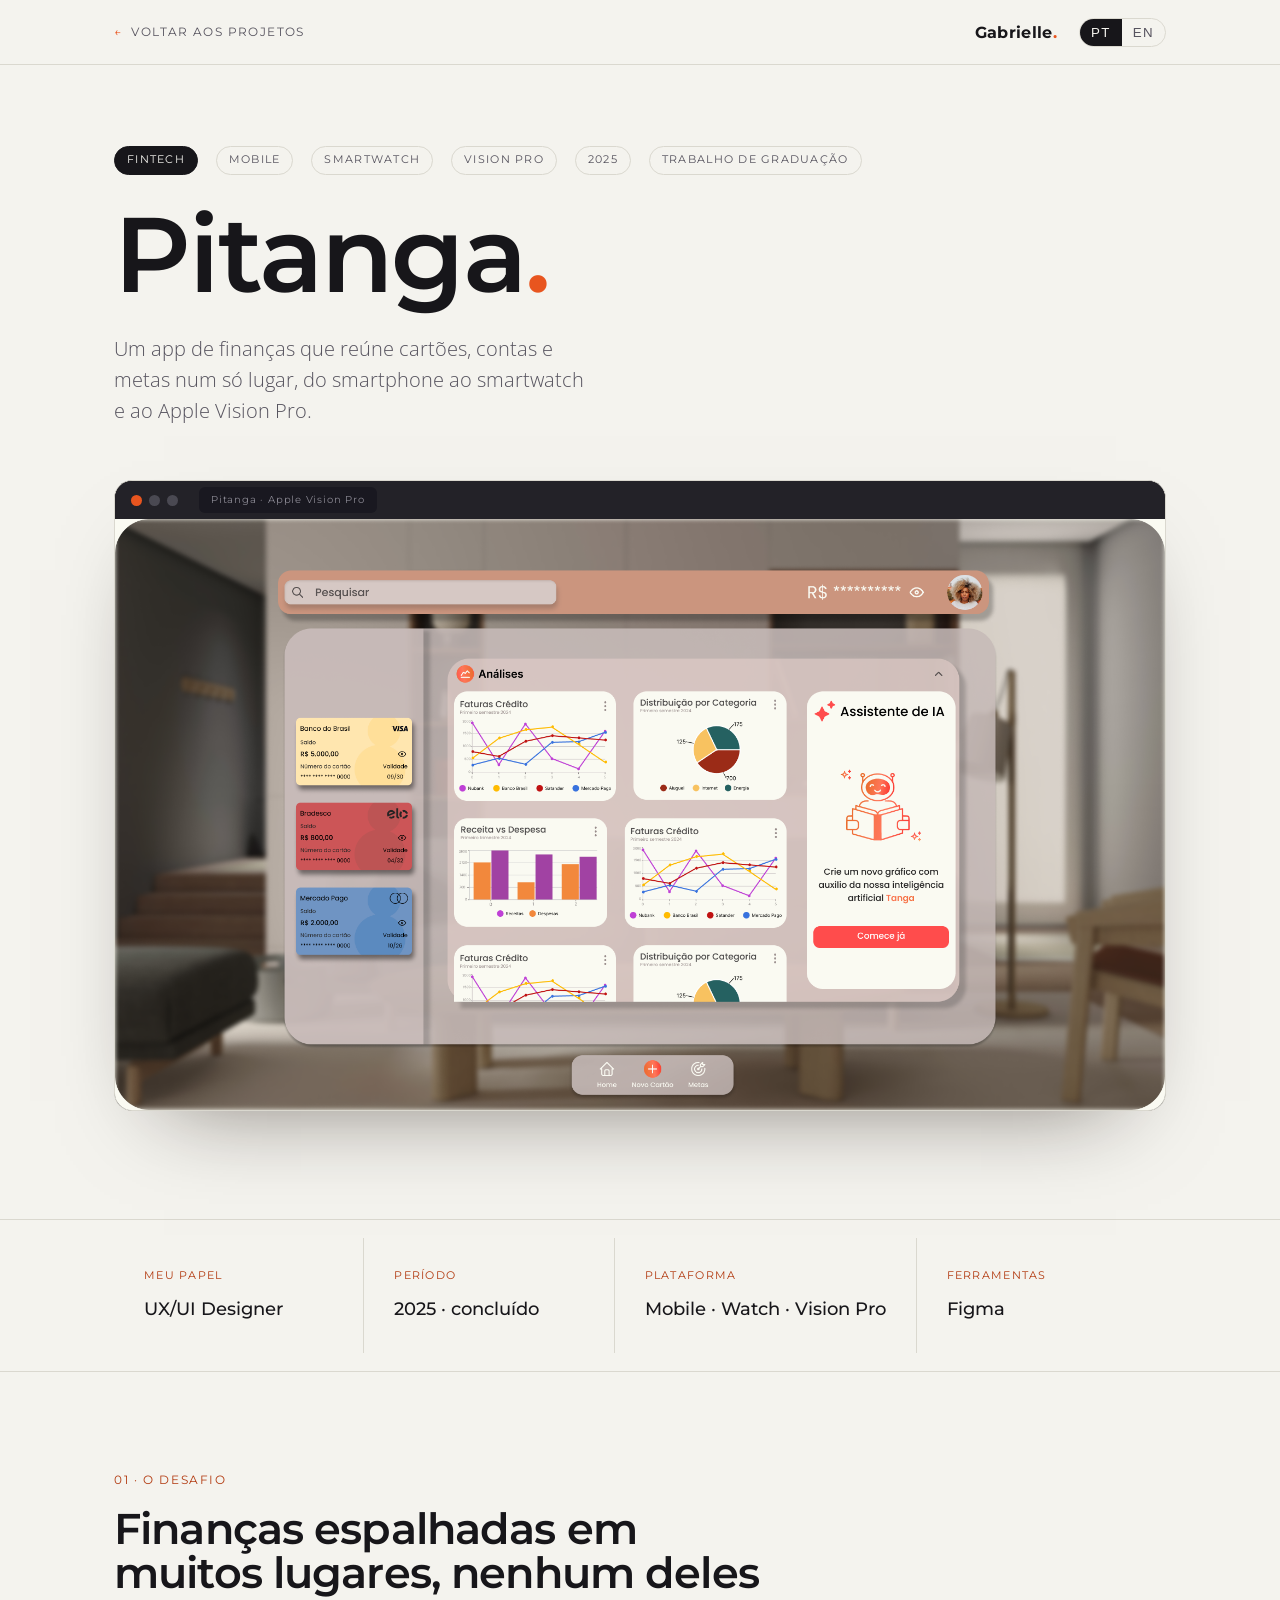
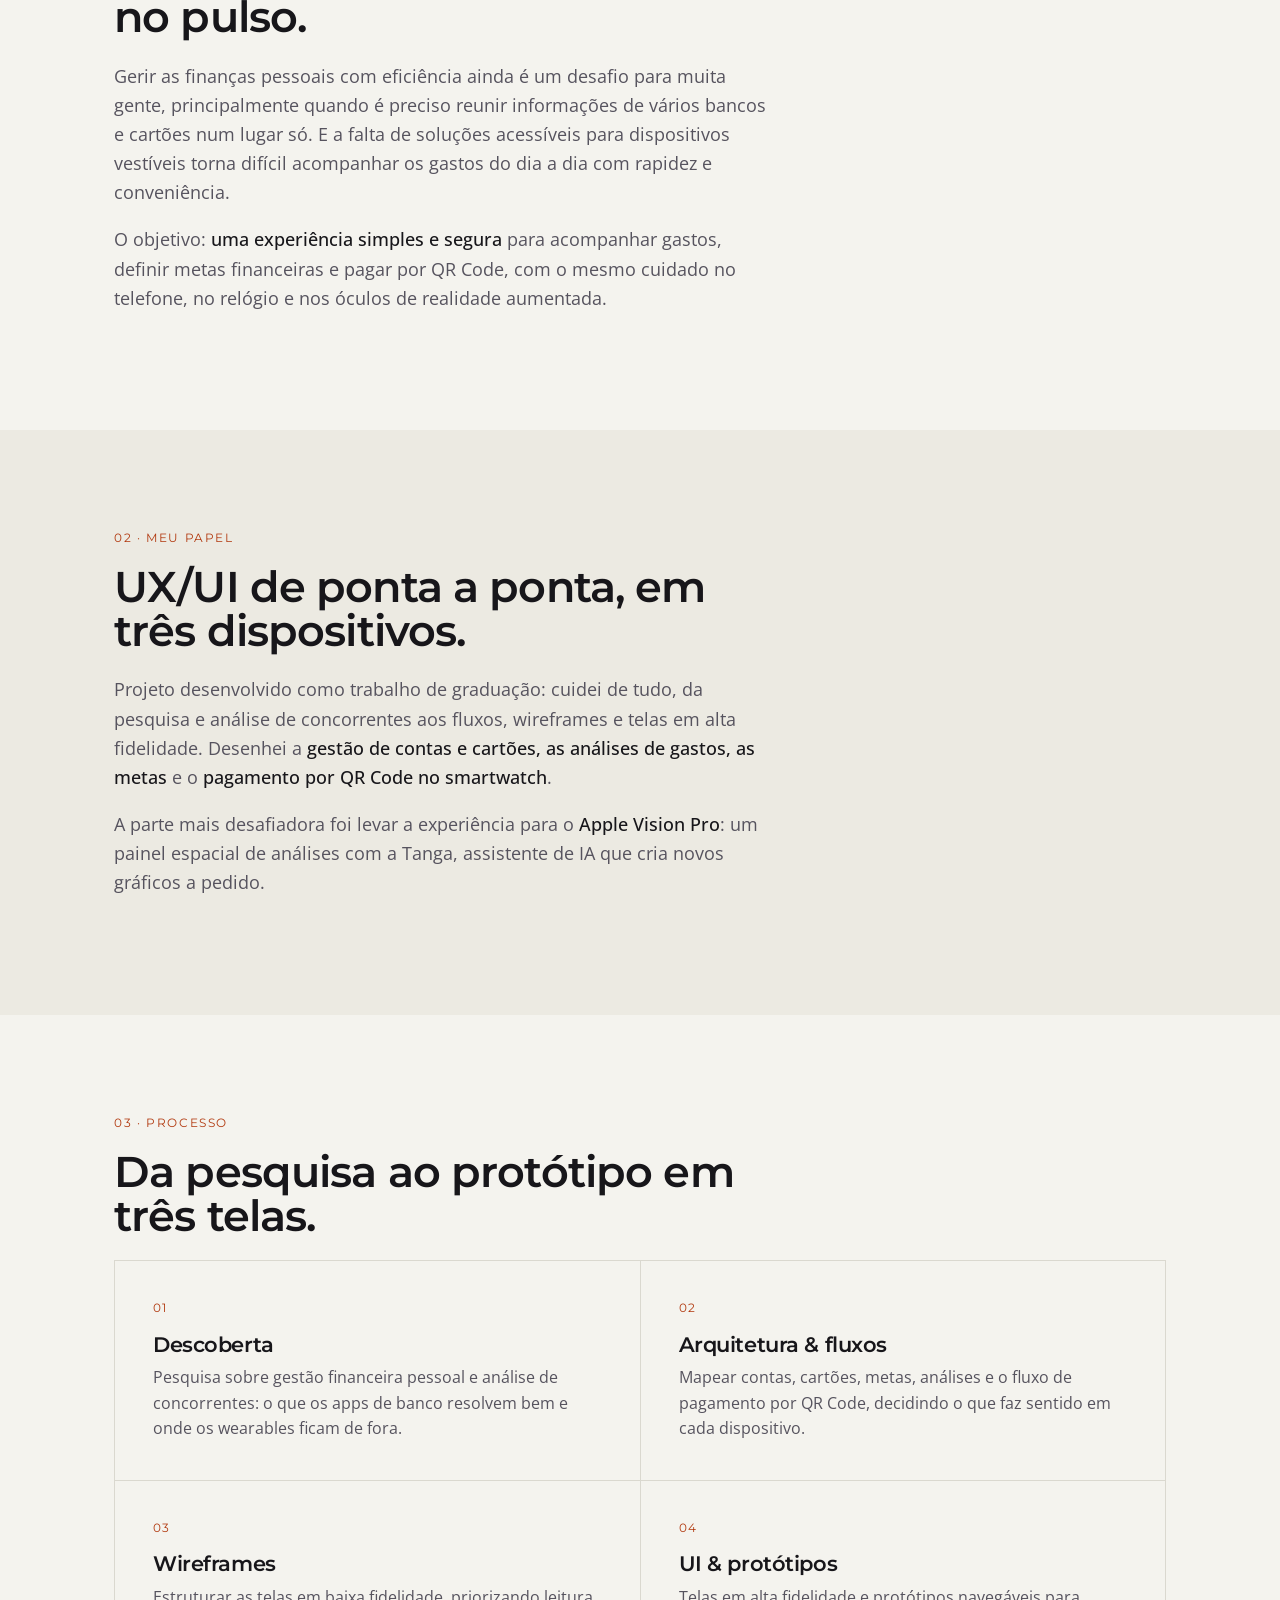
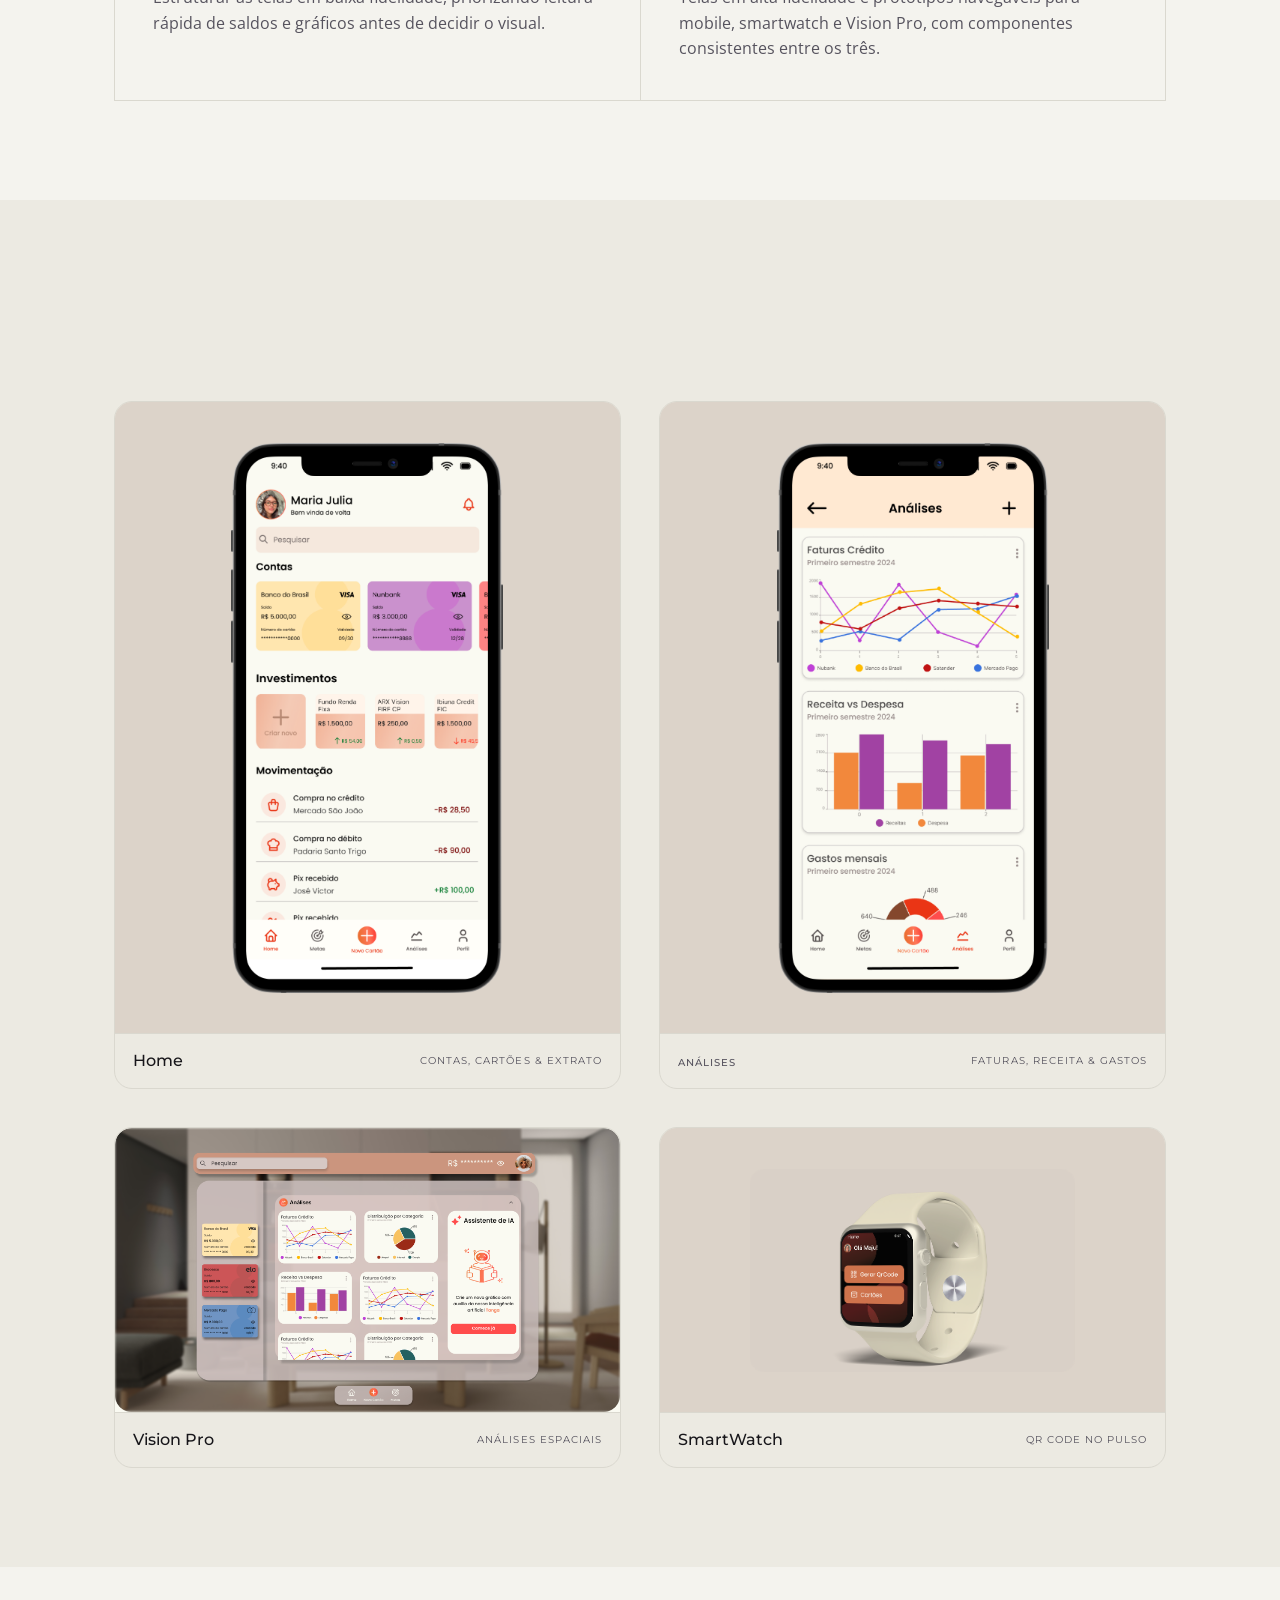
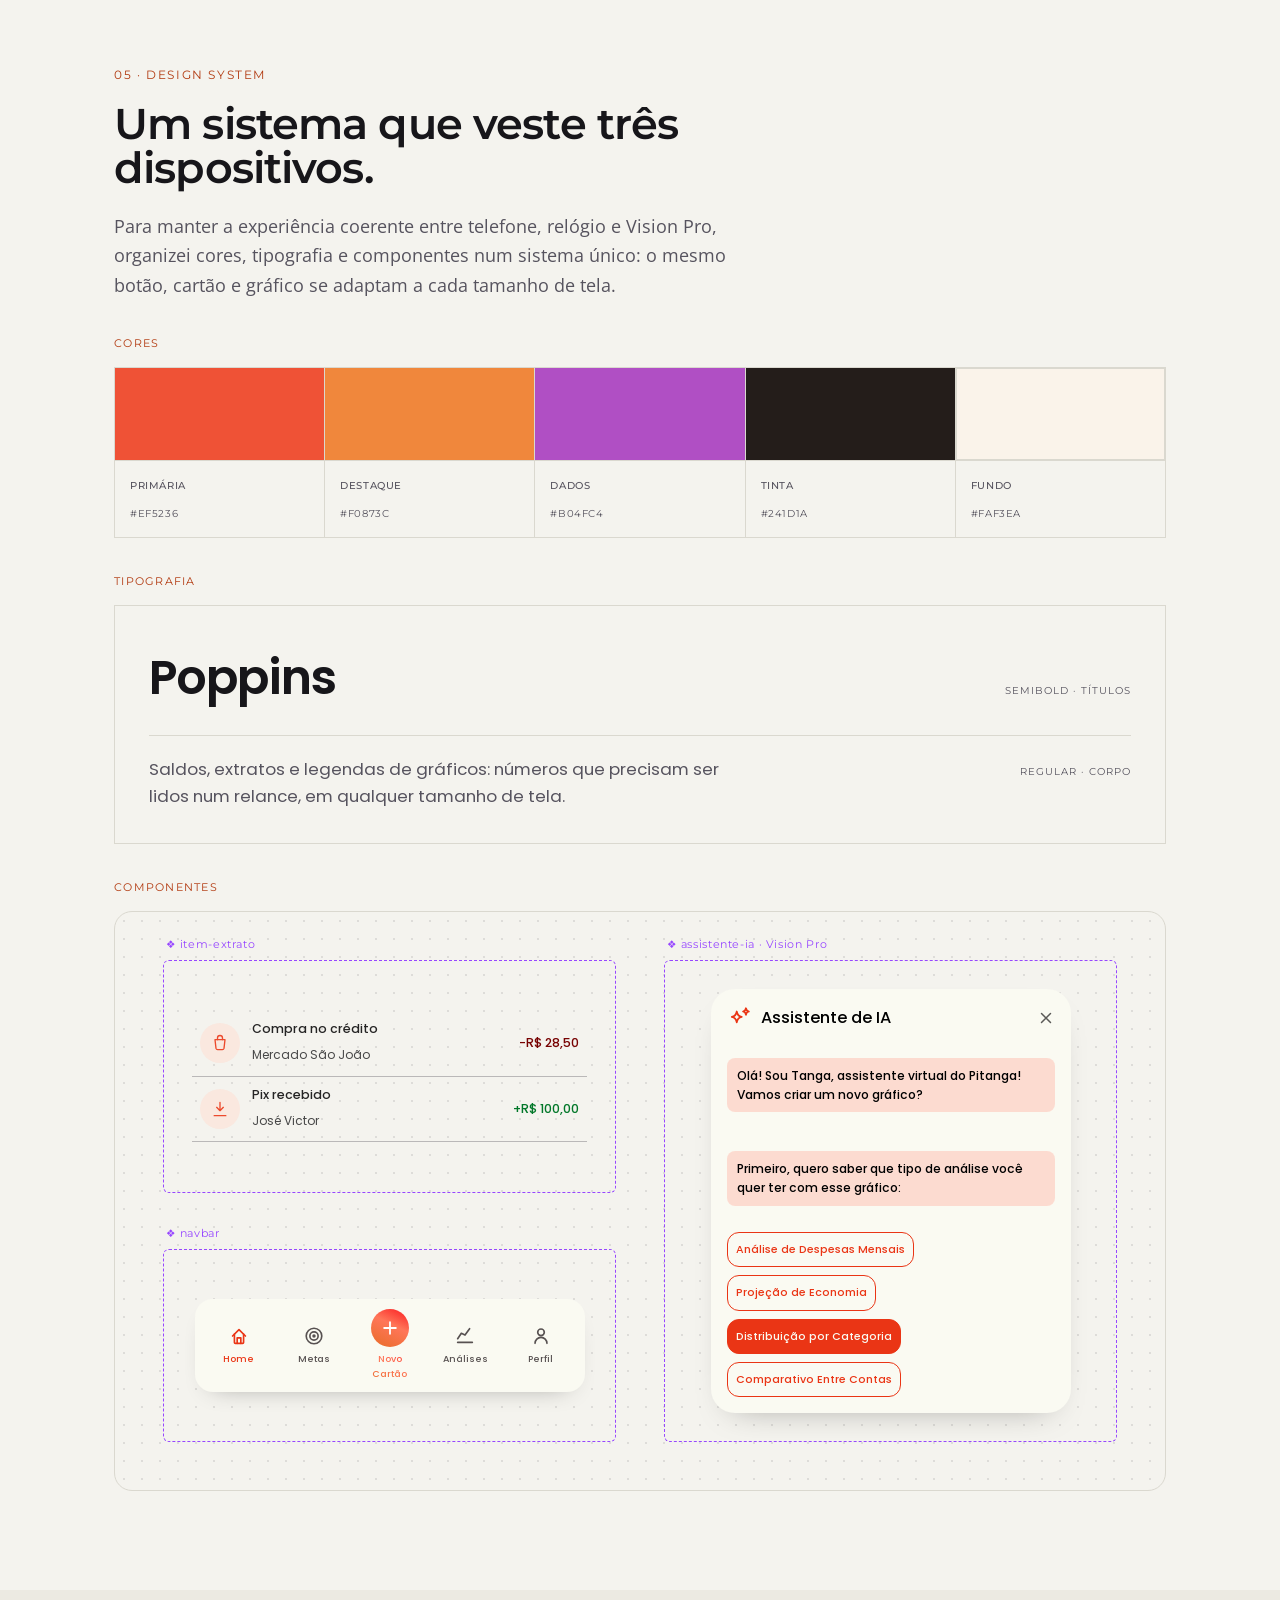
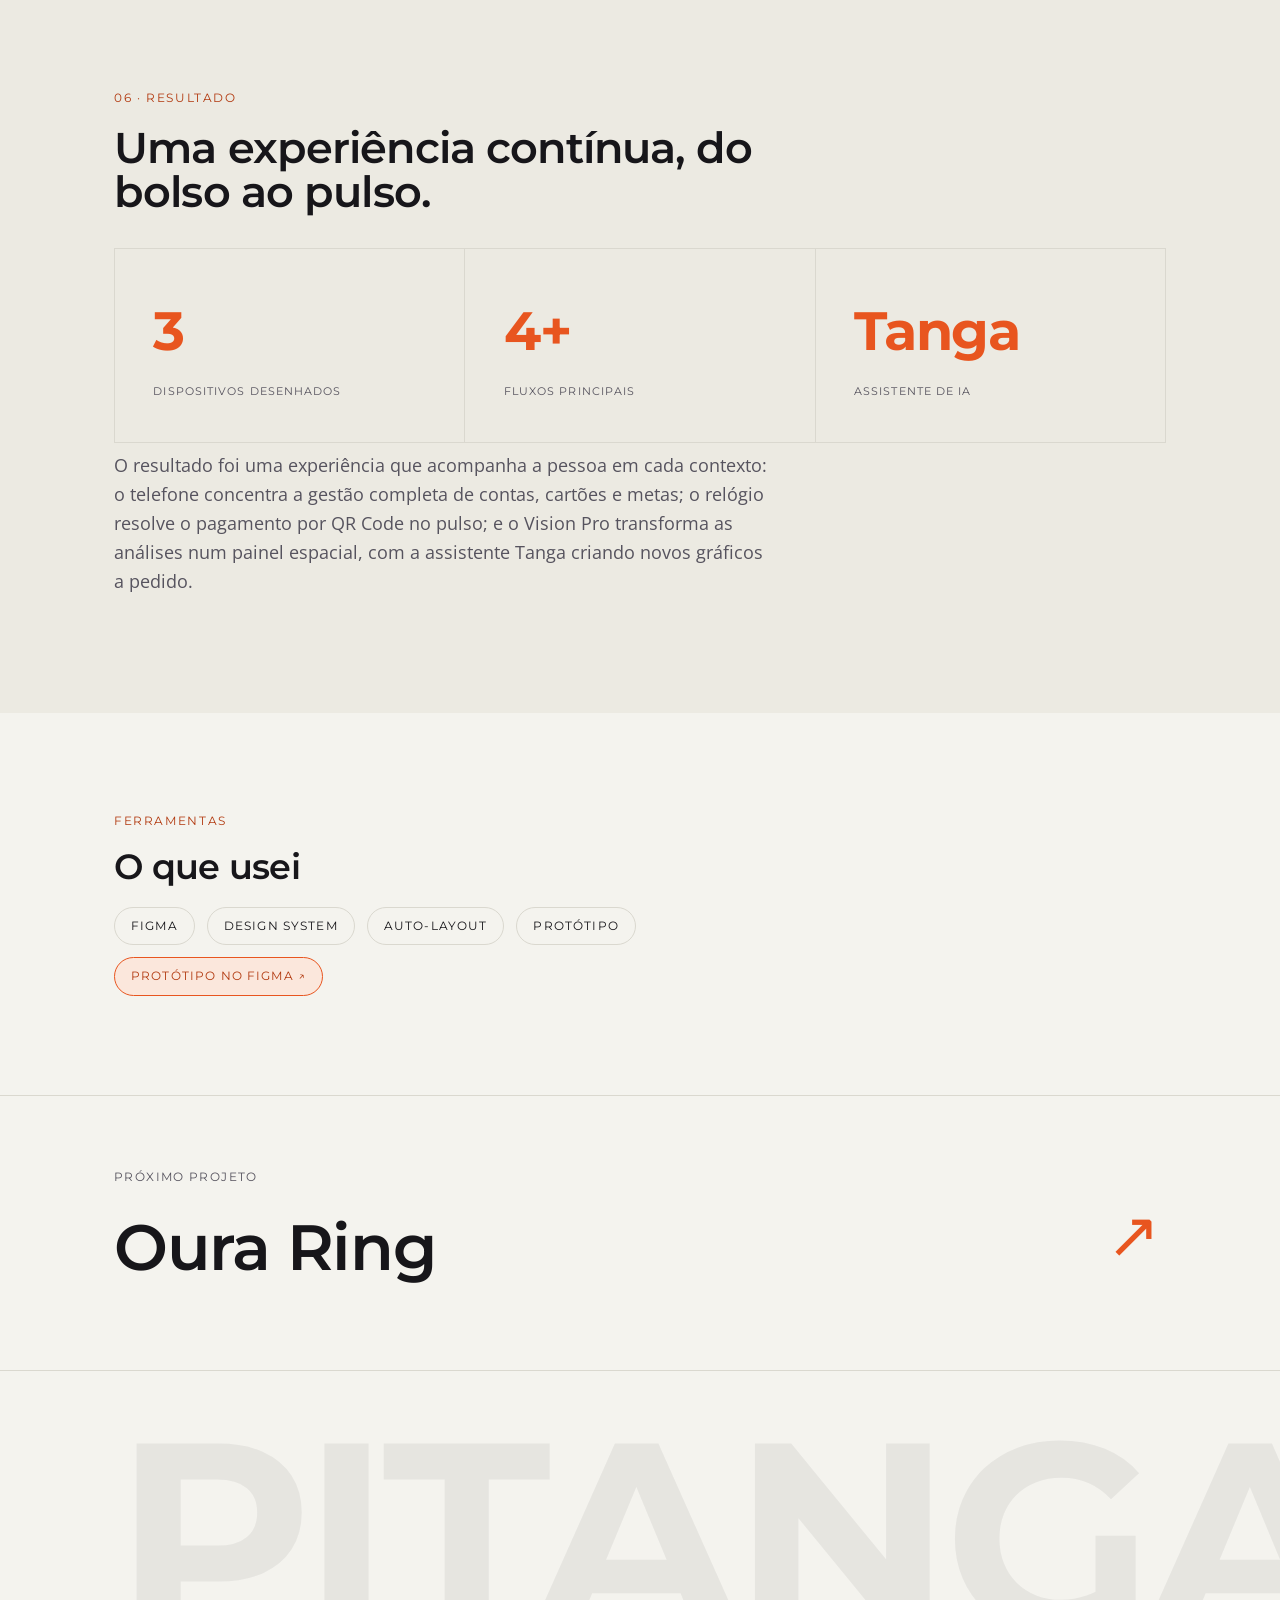
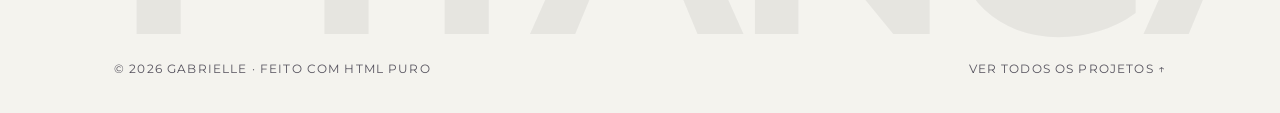
<file: pitanga.html>
<!doctype html>
<!--
  ============================================================
  CASE — Pitanga  |  Portfólio Gabrielle (UX/UI Designer)
  Segue o molde do vivelon.html. CSS/JS compartilhados em
  assets/css/styles.css e assets/js/main.js.
  ------------------------------------------------------------
  • Bilíngue: cada texto tem <span class="pt">…</span> e
    <span class="en">…</span> lado a lado. Edite os dois.
  • TELAS: os exports do Figma estão em assets/img/telas/
    (pitanga-*.png).
  • Procure por  EDITAR:  para os pontos que dependem de você.
  ============================================================
-->
<html lang="pt" data-lang="pt">
<head>
  <meta charset="utf-8" />
  <meta name="viewport" content="width=device-width, initial-scale=1" />
  <title>Pitanga — Case · Gabrielle</title>
  <meta name="description" content="Case de UX/UI: Pitanga, app de finanças com integração de cartões e contas, pagamento por QR Code no smartwatch e painel de análises no Apple Vision Pro." />

  <link rel="preconnect" href="https://fonts.googleapis.com">
  <link rel="preconnect" href="https://fonts.gstatic.com" crossorigin>
  <link href="https://fonts.googleapis.com/css2?family=Montserrat:wght@400;500;600;700;800&family=Open+Sans:wght@300;400;600&family=Poppins:wght@400;500;600&display=swap" rel="stylesheet">
  <link rel="stylesheet" href="assets/css/styles.css">
</head>

<body>

  <div class="cur cur--ring" aria-hidden="true"></div>
  <div class="cur cur--dot" aria-hidden="true"></div>

  <!-- ======================= NAV ======================= -->
  <header class="nav">
    <div class="wrap nav__in">
      <a class="nav__back" href="index.html#work">
        <span class="ar">←</span>
        <span class="pt">Voltar aos projetos</span><span class="en">Back to work</span>
      </a>
      <div class="nav__right">
        <a class="brand" href="index.html">Gabrielle<b>.</b></a>
        <span class="lang" role="group" aria-label="Idioma / Language">
          <button type="button" data-set="pt" aria-pressed="true">PT</button>
          <button type="button" data-set="en" aria-pressed="false">EN</button>
        </span>
      </div>
    </div>
  </header>

  <main id="top">

    <!-- ======================= HERO ======================= -->
    <section class="chero wrap">
      <div class="chero__meta reveal">
        <span class="pill pill--hot">Fintech</span>
        <span class="pill">Mobile</span>
        <span class="pill">Smartwatch</span>
        <span class="pill">Vision Pro</span>
        <span class="pill">2025</span>
        <span class="pill"><span class="pt">Trabalho de graduação</span><span class="en">Graduation project</span></span>
      </div>
      <h1 class="reveal">Pitanga<em>.</em></h1>
      <p class="chero__lead reveal">
        <span class="pt">Um app de finanças que reúne cartões, contas e metas num só lugar, do smartphone ao smartwatch e ao Apple Vision Pro.</span>
        <span class="en">A finance app that brings cards, accounts and goals together in one place, from smartphone to smartwatch and Apple Vision Pro.</span>
      </p>

      <!-- IMAGEM PRINCIPAL: painel de análises no Vision Pro -->
      <div class="lead-shot reveal">
        <div class="browser">
          <div class="browser__bar">
            <i></i><i></i><i></i>
            <span class="browser__url">Pitanga · Apple Vision Pro</span>
          </div>
          <div class="browser__scr">
            <img src="assets/img/telas/pitanga-visionpro.png" alt="Painel de análises da Pitanga no Apple Vision Pro">
          </div>
        </div>
      </div>
    </section>

    <!-- ======================= SPEC ======================= -->
    <section class="spec">
      <div class="wrap">
        <dl class="spec__grid">
          <div class="spec__cell">
            <dt><span class="pt">Meu papel</span><span class="en">My role</span></dt>
            <dd>UX/UI Designer</dd>
          </div>
          <div class="spec__cell">
            <dt><span class="pt">Período</span><span class="en">Timeline</span></dt>
            <dd><span class="pt">2025 · concluído</span><span class="en">2025 · completed</span></dd>
          </div>
          <div class="spec__cell">
            <dt><span class="pt">Plataforma</span><span class="en">Platform</span></dt>
            <dd>Mobile · Watch · Vision Pro</dd>
          </div>
          <div class="spec__cell">
            <dt><span class="pt">Ferramentas</span><span class="en">Tools</span></dt>
            <dd>Figma</dd>
          </div>
        </dl>
      </div>
    </section>

    <!-- ======================= PROBLEMA ======================= -->
    <section class="section">
      <div class="wrap"><div class="prose reveal">
        <span class="mono lbl accent">01 · <span class="pt">O desafio</span><span class="en">The challenge</span></span>
        <h2><span class="pt">Finanças espalhadas em muitos lugares, nenhum deles no pulso.</span><span class="en">Finances scattered across many places, none of them on the wrist.</span></h2>
        <p>
          <span class="pt">Gerir as finanças pessoais com eficiência ainda é um desafio para muita gente, principalmente quando é preciso reunir informações de vários bancos e cartões num lugar só. E a falta de soluções acessíveis para dispositivos vestíveis torna difícil acompanhar os gastos do dia a dia com rapidez e conveniência.</span>
          <span class="en">Managing personal finances efficiently is still a challenge for many people, especially when information from several banks and cards needs to live in one place. And the lack of accessible solutions for wearable devices makes it hard to track daily spending quickly and conveniently.</span>
        </p>
        <p>
          <span class="pt">O objetivo: <strong>uma experiência simples e segura</strong> para acompanhar gastos, definir metas financeiras e pagar por QR Code, com o mesmo cuidado no telefone, no relógio e nos óculos de realidade aumentada.</span>
          <span class="en">The goal: <strong>a simple, secure experience</strong> to track spending, set financial goals and pay via QR Code, with the same care on the phone, the watch and augmented reality glasses.</span>
        </p>
      </div></div>
    </section>

    <!-- ======================= MEU PAPEL ======================= -->
    <section class="section section--alt">
      <div class="wrap"><div class="prose reveal">
        <span class="mono lbl accent">02 · <span class="pt">Meu papel</span><span class="en">My role</span></span>
        <h2><span class="pt">UX/UI de ponta a ponta, em três dispositivos.</span><span class="en">End-to-end UX/UI, across three devices.</span></h2>
        <p>
          <span class="pt">Projeto desenvolvido como trabalho de graduação: cuidei de tudo, da pesquisa e análise de concorrentes aos fluxos, wireframes e telas em alta fidelidade. Desenhei a <strong>gestão de contas e cartões, as análises de gastos, as metas</strong> e o <strong>pagamento por QR Code no smartwatch</strong>.</span>
          <span class="en">Developed as my graduation project: I owned everything, from research and competitor analysis to flows, wireframes and high-fidelity screens. I designed <strong>account and card management, spending analytics, goals</strong> and <strong>QR Code payments on the smartwatch</strong>.</span>
        </p>
        <p>
          <span class="pt">A parte mais desafiadora foi levar a experiência para o <strong>Apple Vision Pro</strong>: um painel espacial de análises com a Tanga, assistente de IA que cria novos gráficos a pedido.</span>
          <span class="en">The most challenging part was bringing the experience to the <strong>Apple Vision Pro</strong>: a spatial analytics dashboard with Tanga, an AI assistant that creates new charts on request.</span>
        </p>
      </div></div>
    </section>

    <!-- ======================= PROCESSO ======================= -->
    <section class="section">
      <div class="wrap">
        <div class="prose reveal">
          <span class="mono lbl accent">03 · <span class="pt">Processo</span><span class="en">Process</span></span>
          <h2><span class="pt">Da pesquisa ao protótipo em três telas.</span><span class="en">From research to a three-screen prototype.</span></h2>
        </div>
        <div class="steps reveal">
          <div class="step">
            <div class="step__no">01</div>
            <h3><span class="pt">Descoberta</span><span class="en">Discovery</span></h3>
            <p><span class="pt">Pesquisa sobre gestão financeira pessoal e análise de concorrentes: o que os apps de banco resolvem bem e onde os wearables ficam de fora.</span><span class="en">Research on personal finance management and competitor analysis: what banking apps solve well and where wearables are left out.</span></p>
          </div>
          <div class="step">
            <div class="step__no">02</div>
            <h3><span class="pt">Arquitetura & fluxos</span><span class="en">Architecture & flows</span></h3>
            <p><span class="pt">Mapear contas, cartões, metas, análises e o fluxo de pagamento por QR Code, decidindo o que faz sentido em cada dispositivo.</span><span class="en">Mapping accounts, cards, goals, analytics and the QR Code payment flow, deciding what belongs on each device.</span></p>
          </div>
          <div class="step">
            <div class="step__no">03</div>
            <h3>Wireframes</h3>
            <p><span class="pt">Estruturar as telas em baixa fidelidade, priorizando leitura rápida de saldos e gráficos antes de decidir o visual.</span><span class="en">Structuring the screens in low fidelity, prioritizing quick reading of balances and charts before deciding the visuals.</span></p>
          </div>
          <div class="step">
            <div class="step__no">04</div>
            <h3><span class="pt">UI & protótipos</span><span class="en">UI & prototypes</span></h3>
            <p><span class="pt">Telas em alta fidelidade e protótipos navegáveis para mobile, smartwatch e Vision Pro, com componentes consistentes entre os três.</span><span class="en">High-fidelity screens and navigable prototypes for mobile, smartwatch and Vision Pro, with components consistent across all three.</span></p>
          </div>
        </div>
      </div>
    </section>

    <!-- ======================= TELAS ======================= -->
    <section class="section section--alt">
      <div class="wrap">
        <div class="prose reveal">
          <span class="mono lbl accent">04 · <span class="pt">Telas</span><span class="en">Screens</span></span>
          <h2><span class="pt">As telas principais.</span><span class="en">The key screens.</span></h2>
        </div>
        <div class="shots reveal">
          <div class="shot shot--tall shot--fit">
            <div class="shot__scr" style="background:#DCD3C9">
              <img src="assets/img/telas/pitanga-home-mobile.png" alt="Tela inicial da Pitanga no smartphone">
            </div>
            <div class="shot__cap"><b>Home</b><span><span class="pt">Contas, cartões & extrato</span><span class="en">Accounts, cards & activity</span></span></div>
          </div>
          <div class="shot shot--tall shot--fit">
            <div class="shot__scr" style="background:#DCD3C9">
              <img src="assets/img/telas/pitanga-analises-mobile.png" alt="Tela de análises da Pitanga no smartphone">
            </div>
            <div class="shot__cap"><b><span class="pt">Análises</span><span class="en">Analytics</span></b><span><span class="pt">Faturas, receita & gastos</span><span class="en">Bills, income & spending</span></span></div>
          </div>
          <div class="shot shot--wide">
            <div class="shot__scr">
              <img src="assets/img/telas/pitanga-visionpro.png" alt="Painel de análises da Pitanga no Apple Vision Pro" style="object-position:center">
            </div>
            <div class="shot__cap"><b>Vision Pro</b><span><span class="pt">Análises espaciais</span><span class="en">Spatial analytics</span></span></div>
          </div>
          <div class="shot shot--wide shot--fit">
            <div class="shot__scr" style="background:#DCD3C9">
              <img src="assets/img/telas/pitanga-watch.png" alt="Pitanga no smartwatch com pagamento por QR Code">
            </div>
            <div class="shot__cap"><b>SmartWatch</b><span><span class="pt">QR Code no pulso</span><span class="en">QR Code on the wrist</span></span></div>
          </div>
        </div>
      </div>
    </section>

    <!-- ======================= DESIGN SYSTEM ======================= -->
    <section class="section">
      <div class="wrap">
        <div class="prose reveal">
          <span class="mono lbl accent">05 · <span class="pt">Design System</span><span class="en">Design System</span></span>
          <h2><span class="pt">Um sistema que veste três dispositivos.</span><span class="en">One system that fits three devices.</span></h2>
          <p><span class="pt">Para manter a experiência coerente entre telefone, relógio e Vision Pro, organizei cores, tipografia e componentes num sistema único: o mesmo botão, cartão e gráfico se adaptam a cada tamanho de tela.</span><span class="en">To keep the experience coherent across phone, watch and Vision Pro, I organized colors, typography and components into a single system: the same button, card and chart adapt to each screen size.</span></p>
        </div>

        <!-- CORES — EDITAR: ajuste os hex pelas cores exatas do Figma -->
        <div class="ds-block reveal">
          <p class="ds-sub"><span class="pt">Cores</span><span class="en">Color</span></p>
          <div class="ds-sw">
            <div class="sw"><div class="sw__chip" style="background:#EF5236"></div><div class="sw__meta"><b><span class="pt">Primária</span><span class="en">Primary</span></b><span>#EF5236</span></div></div>
            <div class="sw"><div class="sw__chip" style="background:#F0873C"></div><div class="sw__meta"><b><span class="pt">Destaque</span><span class="en">Accent</span></b><span>#F0873C</span></div></div>
            <div class="sw"><div class="sw__chip" style="background:#B04FC4"></div><div class="sw__meta"><b><span class="pt">Dados</span><span class="en">Data</span></b><span>#B04FC4</span></div></div>
            <div class="sw"><div class="sw__chip" style="background:#241D1A"></div><div class="sw__meta"><b><span class="pt">Tinta</span><span class="en">Ink</span></b><span>#241D1A</span></div></div>
            <div class="sw"><div class="sw__chip" style="background:#FAF3EA;box-shadow:inset 0 0 0 1px var(--line)"></div><div class="sw__meta"><b><span class="pt">Fundo</span><span class="en">Surface</span></b><span>#FAF3EA</span></div></div>
          </div>
        </div>

        <!-- TIPOGRAFIA — Poppins, a fonte do projeto no Figma -->
        <div class="ds-block reveal">
          <p class="ds-sub"><span class="pt">Tipografia</span><span class="en">Typography</span></p>
          <div class="ds-type">
            <div class="row">
              <span class="disp" style="font-family:'Poppins',sans-serif;font-weight:600">Poppins</span>
              <span class="spec-lbl">SemiBold · <span class="pt">títulos</span><span class="en">headings</span></span>
            </div>
            <div class="row">
              <span class="body-s" style="font-family:'Poppins',sans-serif"><span class="pt">Saldos, extratos e legendas de gráficos: números que precisam ser lidos num relance, em qualquer tamanho de tela.</span><span class="en">Balances, statements and chart labels: numbers that need to be read at a glance, on any screen size.</span></span>
              <span class="spec-lbl">Regular · <span class="pt">corpo</span><span class="en">body</span></span>
            </div>
          </div>
        </div>

        <!-- COMPONENTES — direto do Figma: item-extrato, navbar e assistente de IA,
             organizados num container que lembra o canvas do Figma -->
        <div class="ds-block reveal">
          <p class="ds-sub"><span class="pt">Componentes</span><span class="en">Components</span></p>
          <div class="figc">
            <div class="figc__field">
              <em>❖ item-extrato</em>
              <div class="pit-item">
                <span class="pit-item__ico" aria-hidden="true">
                  <svg width="20" height="20" viewBox="0 0 24 24" fill="none" stroke="currentColor" stroke-width="1.6" stroke-linecap="round" stroke-linejoin="round"><path d="M6 8h12l-1.2 10.5a2 2 0 0 1-2 1.5H9.2a2 2 0 0 1-2-1.5L6 8z"/><path d="M9 8V6a3 3 0 0 1 6 0v2"/></svg>
                </span>
                <span class="pit-item__tx"><b>Compra no crédito</b><span>Mercado São João</span></span>
                <span class="pit-item__val pit-item__val--out">-R$ 28,50</span>
              </div>
              <div class="pit-item">
                <span class="pit-item__ico" aria-hidden="true">
                  <svg width="20" height="20" viewBox="0 0 24 24" fill="none" stroke="currentColor" stroke-width="1.6" stroke-linecap="round" stroke-linejoin="round"><path d="M12 4v10m0 0l-4-4m4 4l4-4"/><path d="M5 20h14"/></svg>
                </span>
                <span class="pit-item__tx"><b>Pix recebido</b><span>José Victor</span></span>
                <span class="pit-item__val pit-item__val--in">+R$ 100,00</span>
              </div>
            </div>
            <div class="figc__field figc__field--ai">
              <em>❖ assistente-ia · Vision Pro</em>
              <div class="pit-ai">
                <div class="pit-ai__head">
                  <svg width="26" height="26" viewBox="0 0 24 24" fill="none" stroke="#EA3515" stroke-width="1.6" stroke-linejoin="round" aria-hidden="true"><path d="M9 6c.5 3 1.7 4.5 4.6 5-2.9.5-4.1 2-4.6 5-.5-3-1.7-4.5-4.6-5 2.9-.5 4.1-2 4.6-5z"/><path d="M17.5 3c.3 1.8 1 2.7 2.7 3-1.7.3-2.4 1.2-2.7 3-.3-1.8-1-2.7-2.7-3 1.7-.3 2.4-1.2 2.7-3z"/></svg>
                  <b>Assistente de IA</b>
                  <svg class="x" width="18" height="18" viewBox="0 0 24 24" fill="none" stroke="currentColor" stroke-width="2" stroke-linecap="round" aria-hidden="true"><path d="M6 6l12 12M18 6L6 18"/></svg>
                </div>
                <p class="pit-ai__msg">Olá! Sou Tanga, assistente virtual do Pitanga! Vamos criar um novo gráfico?</p>
                <p class="pit-ai__msg">Primeiro, quero saber que tipo de análise você quer ter com esse gráfico:</p>
                <div class="pit-ai__chips">
                  <span class="pit-ai__chip">Análise de Despesas Mensais</span>
                  <span class="pit-ai__chip">Projeção de Economia</span>
                  <span class="pit-ai__chip pit-ai__chip--sel">Distribuição por Categoria</span>
                  <span class="pit-ai__chip">Comparativo Entre Contas</span>
                </div>
              </div>
            </div>
            <div class="figc__field">
              <em>❖ navbar</em>
              <div class="pit-nav">
                <span class="pit-nav__item pit-nav__item--active">
                  <svg width="22" height="22" viewBox="0 0 24 24" fill="none" stroke="currentColor" stroke-width="1.8" stroke-linecap="round" stroke-linejoin="round"><path d="M5 12l7-7 7 7"/><path d="M7 10v9a1 1 0 0 0 1 1h8a1 1 0 0 0 1-1v-9"/><path d="M10 20v-6h4v6"/></svg>
                  Home
                </span>
                <span class="pit-nav__item">
                  <svg width="22" height="22" viewBox="0 0 24 24" fill="none" stroke="currentColor" stroke-width="1.8" stroke-linecap="round" stroke-linejoin="round"><circle cx="12" cy="12" r="8.5"/><circle cx="12" cy="12" r="4.5"/><circle cx="12" cy="12" r="1" fill="currentColor"/></svg>
                  Metas
                </span>
                <span class="pit-nav__item pit-nav__new">
                  <span class="pit-nav__plus" aria-hidden="true">
                    <svg width="20" height="20" viewBox="0 0 24 24" fill="none" stroke="currentColor" stroke-width="2.2" stroke-linecap="round"><path d="M12 5v14M5 12h14"/></svg>
                  </span>
                  <span>Novo Cartão</span>
                </span>
                <span class="pit-nav__item">
                  <svg width="22" height="22" viewBox="0 0 24 24" fill="none" stroke="currentColor" stroke-width="1.8" stroke-linecap="round" stroke-linejoin="round"><path d="M4 19h16"/><path d="M4 15l4-6 4 2 5-7"/></svg>
                  Análises
                </span>
                <span class="pit-nav__item">
                  <svg width="22" height="22" viewBox="0 0 24 24" fill="none" stroke="currentColor" stroke-width="1.8" stroke-linecap="round" stroke-linejoin="round"><circle cx="12" cy="8" r="3.6"/><path d="M5.5 20a6.5 6.5 0 0 1 13 0"/></svg>
                  Perfil
                </span>
              </div>
            </div>
          </div>
        </div>
      </div>
    </section>

    <!-- ======================= RESULTADO ======================= -->
    <section class="section section--alt">
      <div class="wrap"><div class="prose reveal">
        <span class="mono lbl accent">06 · <span class="pt">Resultado</span><span class="en">Results</span></span>
        <h2><span class="pt">Uma experiência contínua, do bolso ao pulso.</span><span class="en">A continuous experience, from pocket to wrist.</span></h2>
      </div></div>
      <div class="wrap">
        <div class="stats reveal">
          <div class="stat">
            <b>3</b>
            <span><span class="pt">Dispositivos desenhados</span><span class="en">Devices designed</span></span>
          </div>
          <div class="stat">
            <b>4+</b>
            <span><span class="pt">Fluxos principais</span><span class="en">Core flows</span></span>
          </div>
          <div class="stat">
            <b>Tanga</b>
            <span><span class="pt">Assistente de IA</span><span class="en">AI assistant</span></span>
          </div>
        </div>
      </div>
      <div class="wrap"><div class="prose reveal">
        <p>
          <span class="pt">O resultado foi uma experiência que acompanha a pessoa em cada contexto: o telefone concentra a gestão completa de contas, cartões e metas; o relógio resolve o pagamento por QR Code no pulso; e o Vision Pro transforma as análises num painel espacial, com a assistente Tanga criando novos gráficos a pedido.</span>
          <span class="en">The result was an experience that follows the user in every context: the phone holds the full management of accounts, cards and goals; the watch handles QR Code payments on the wrist; and the Vision Pro turns analytics into a spatial dashboard, with the Tanga assistant creating new charts on request.</span>
        </p>
      </div></div>
    </section>

    <!-- ======================= FERRAMENTAS ======================= -->
    <section class="section">
      <div class="wrap"><div class="prose reveal">
        <span class="mono lbl accent"><span class="pt">Ferramentas</span><span class="en">Tools</span></span>
        <h2 style="font-size:clamp(1.5rem,3.6vw,2.2rem)"><span class="pt">O que usei</span><span class="en">What I used</span></h2>
        <div class="tools">
          <span>Figma</span>
          <span>Design System</span>
          <span>Auto-layout</span>
          <span><span class="pt">Protótipo</span><span class="en">Prototype</span></span>
          <a href="https://www.figma.com/design/pZeCI7dBvRVKaRs5NobOWh/Trabalho-de-gradua%C3%A7%C3%A3o" target="_blank" rel="noopener"><span class="pt">Protótipo no Figma ↗</span><span class="en">Figma prototype ↗</span></a>
        </div>
      </div></div>
    </section>

    <!-- ======================= PRÓXIMO PROJETO ======================= -->
    <nav class="nextp">
      <div class="wrap">
        <a href="oura-ring.html">
          <span>
            <small><span class="pt">Próximo projeto</span><span class="en">Next project</span></small>
            <b>Oura Ring</b>
          </span>
          <span class="ar">↗</span>
        </a>
      </div>
    </nav>
  </main>

  <!-- ======================= FOOTER ======================= -->
  <footer class="foot">
    <div class="wrap">
      <div class="foot__word" aria-hidden="true">PITANGA</div>
      <div class="foot__bar">
        <span>© <span id="year"></span> Gabrielle · <span class="pt">Feito com HTML puro</span><span class="en">Built with plain HTML</span></span>
        <a href="index.html"><span class="pt">Ver todos os projetos ↑</span><span class="en">See all work ↑</span></a>
      </div>
    </div>
  </footer>

  <script src="assets/js/main.js"></script>
</body>
</html>
</file>
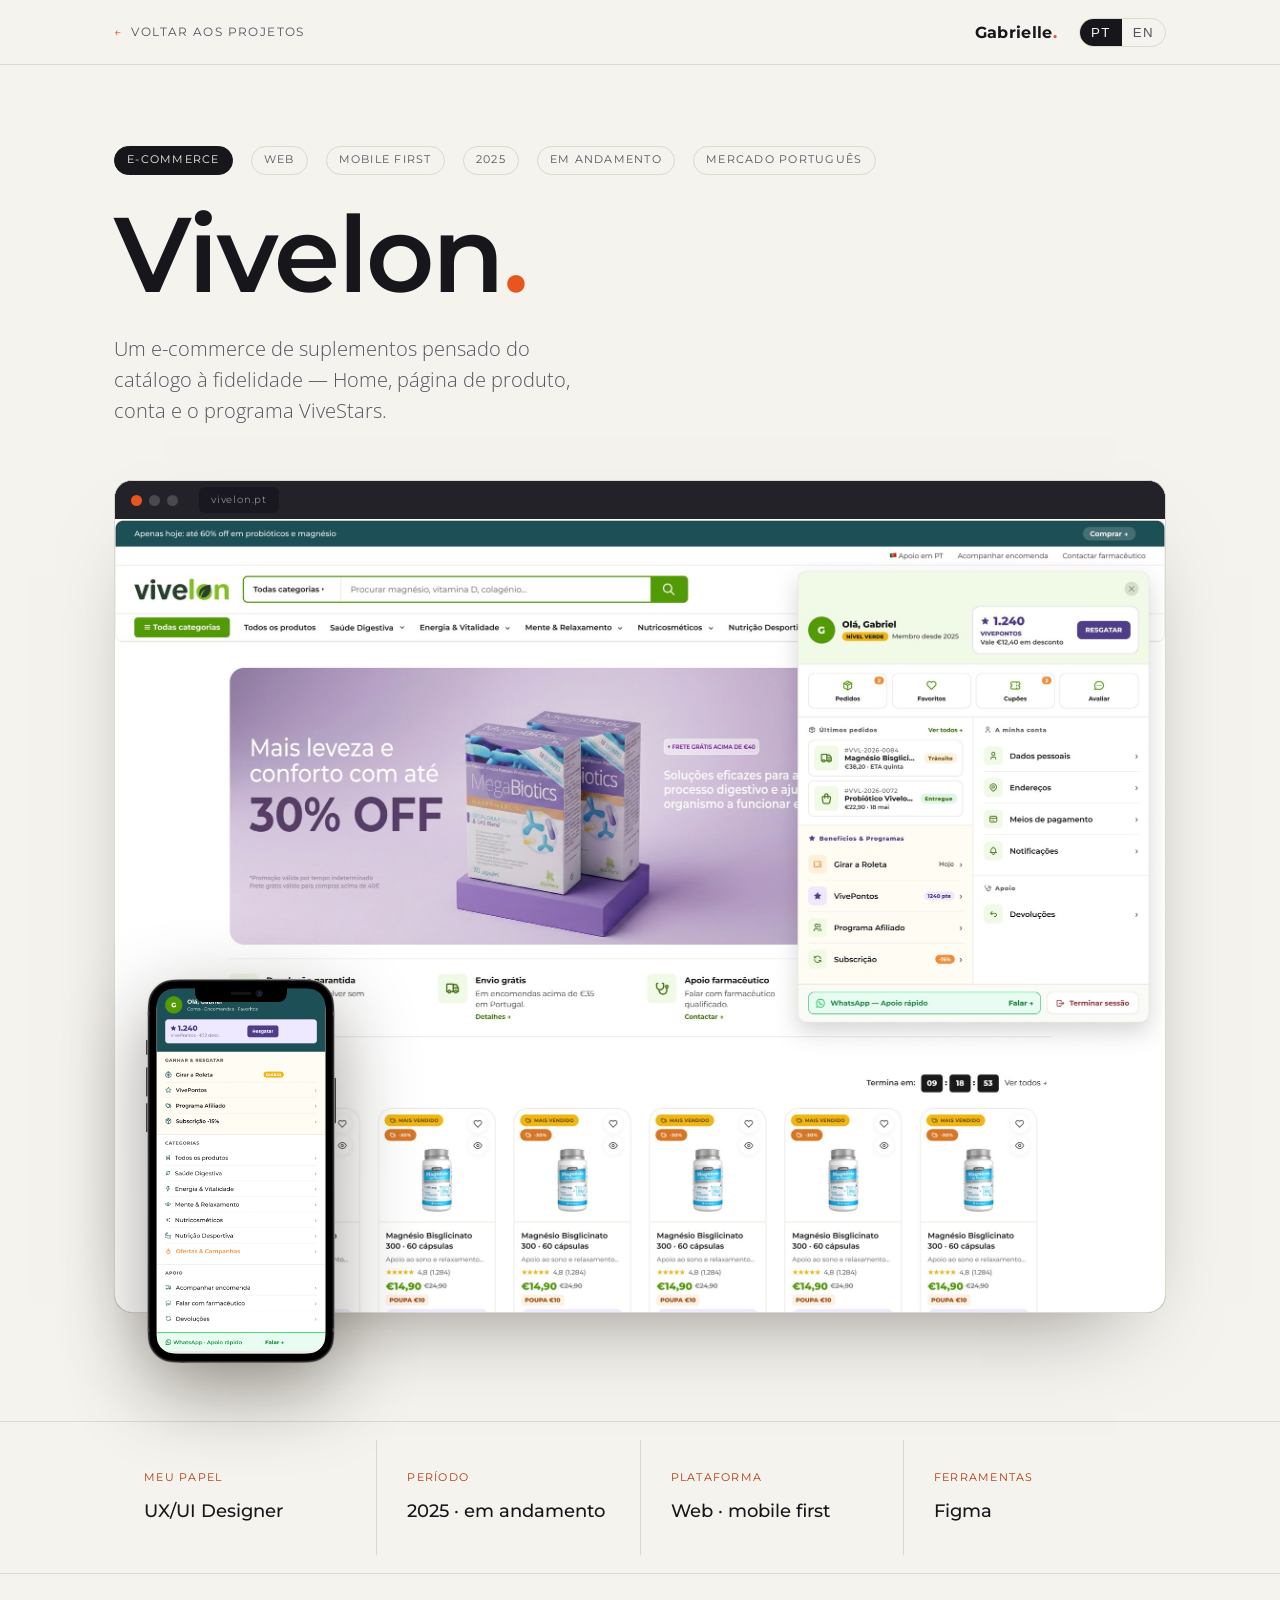
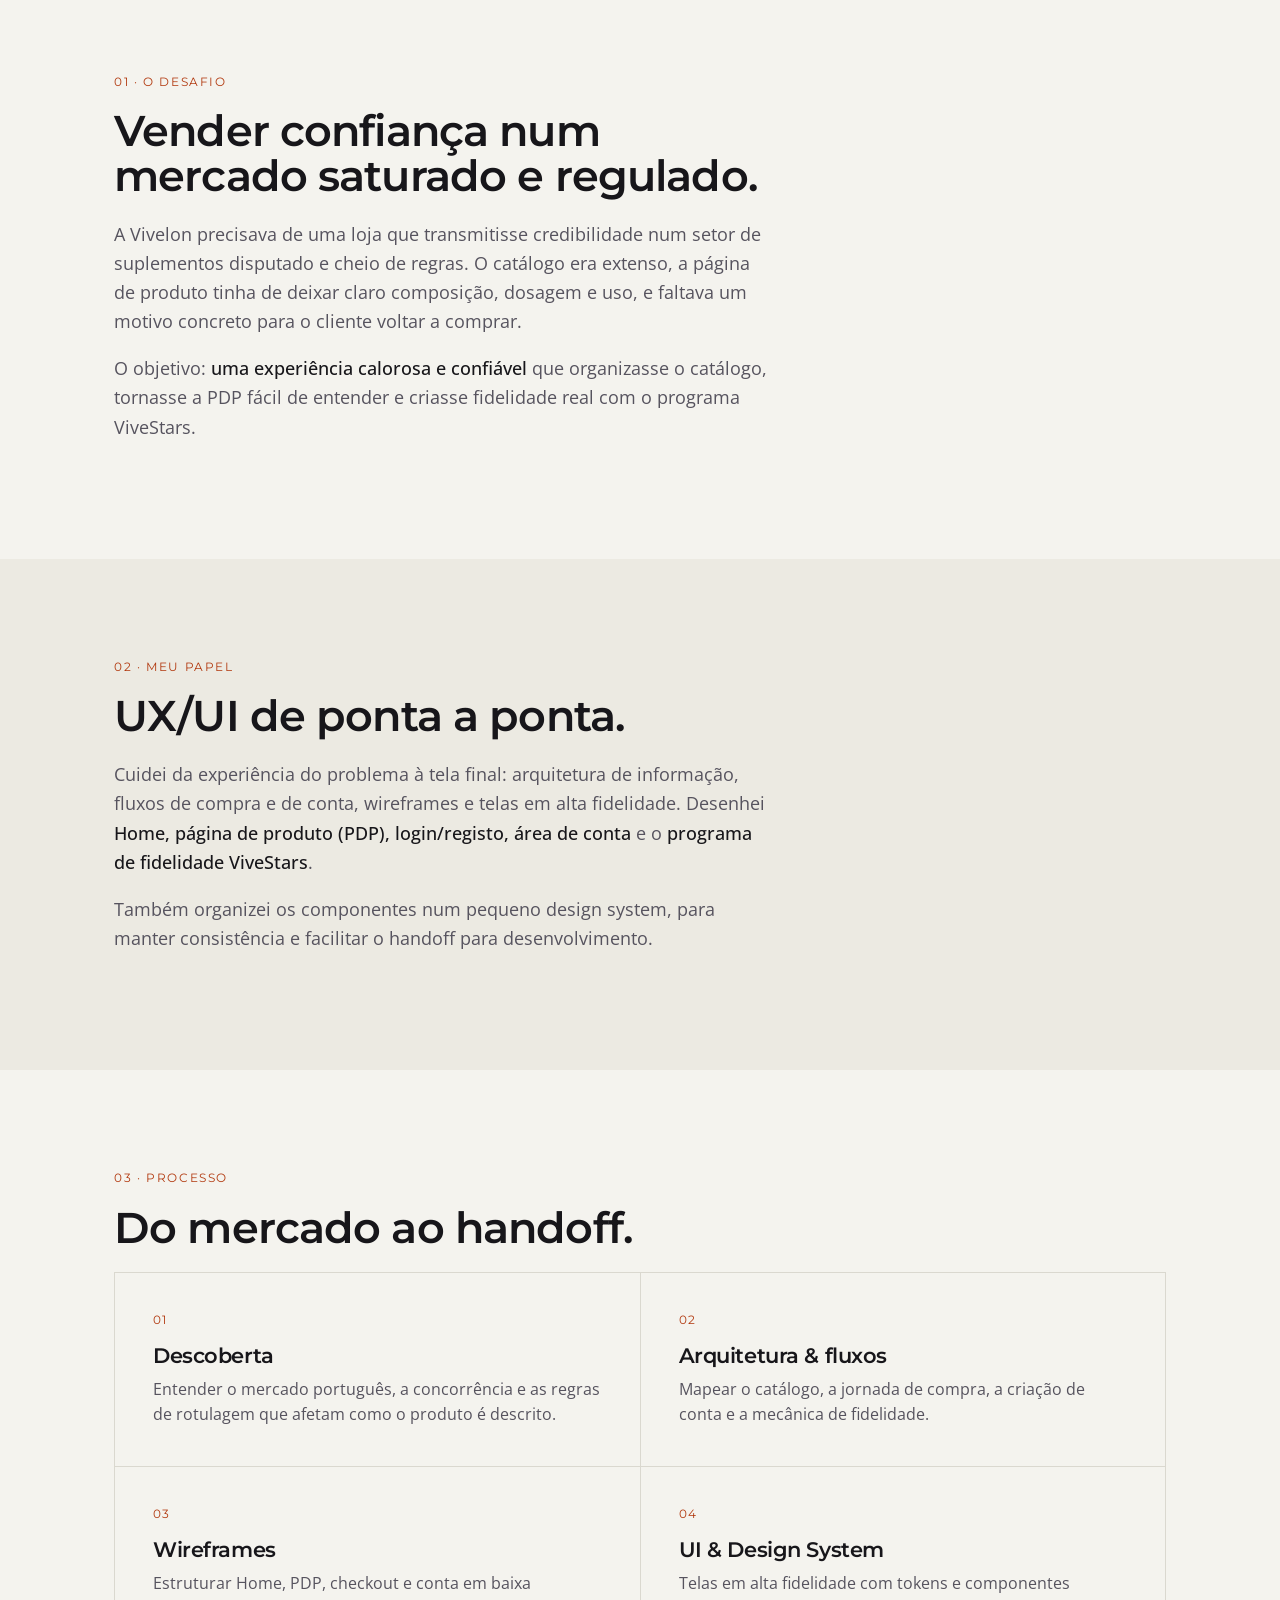
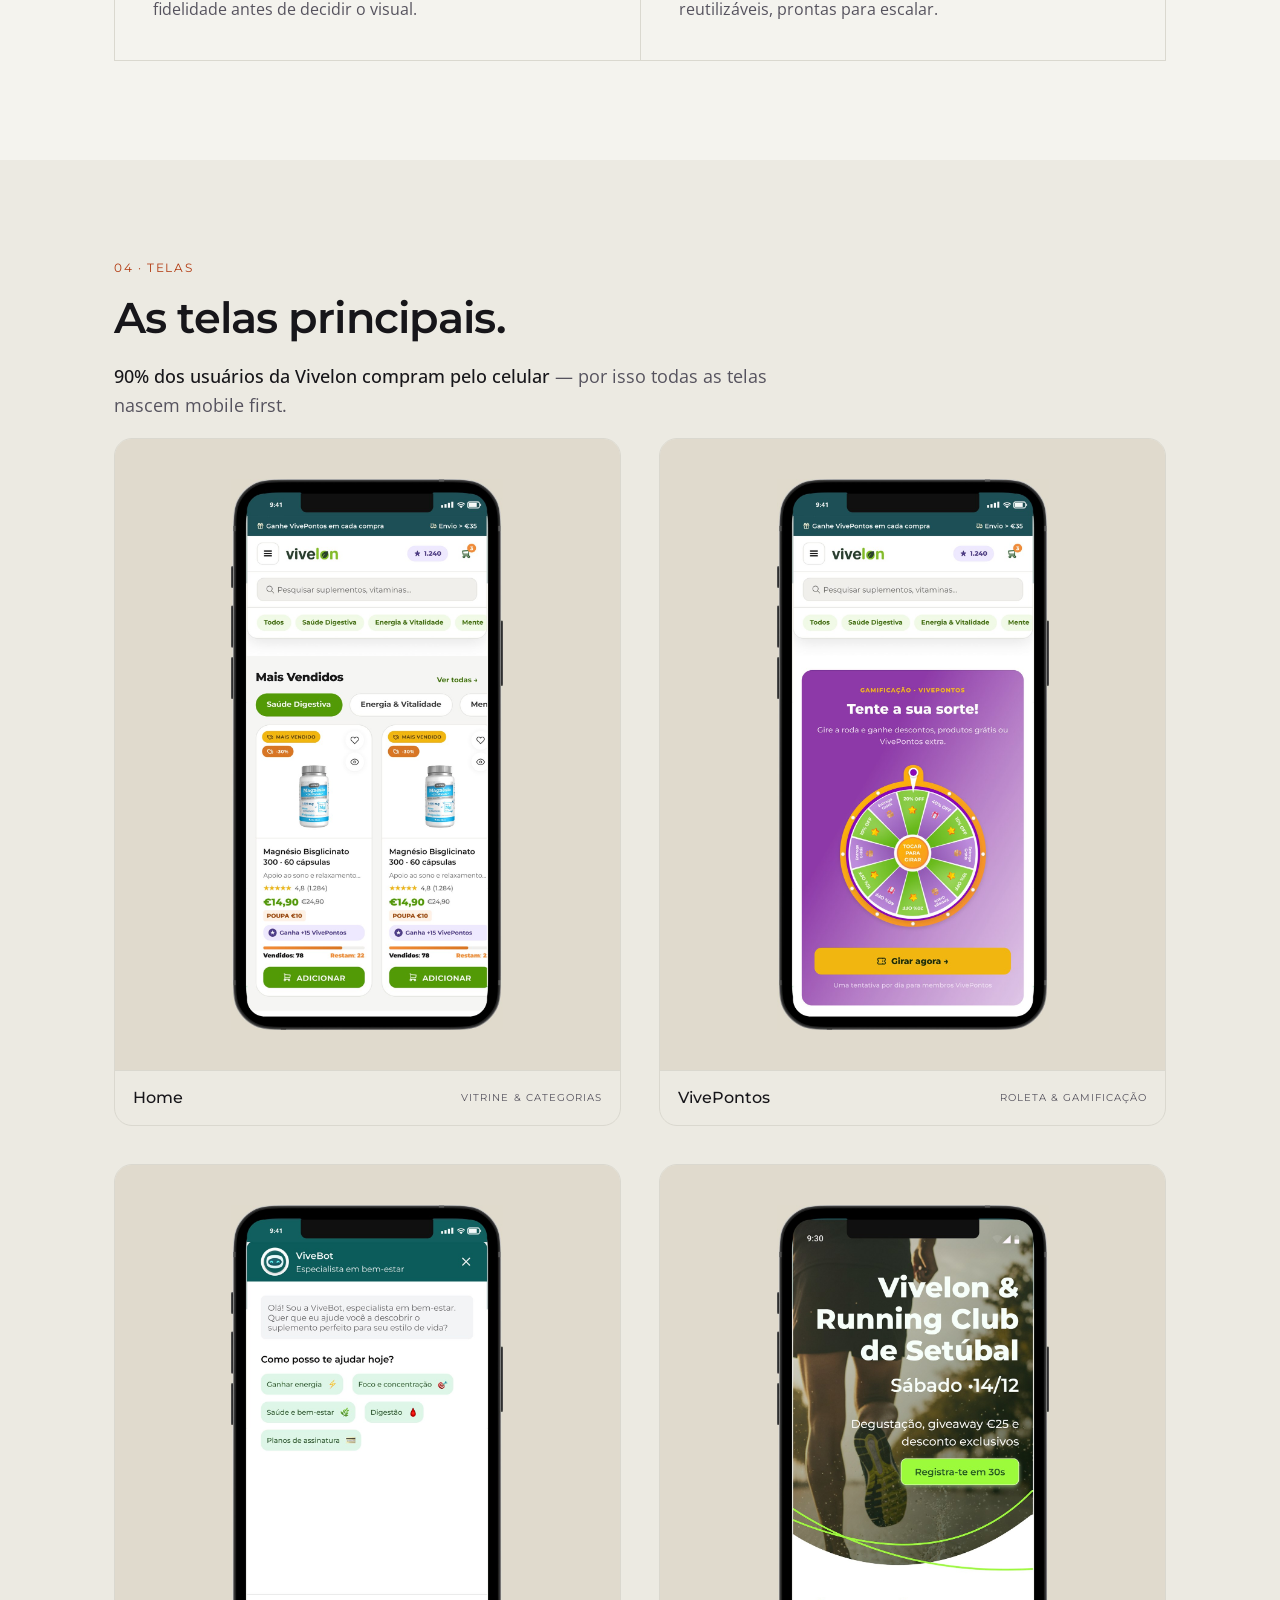
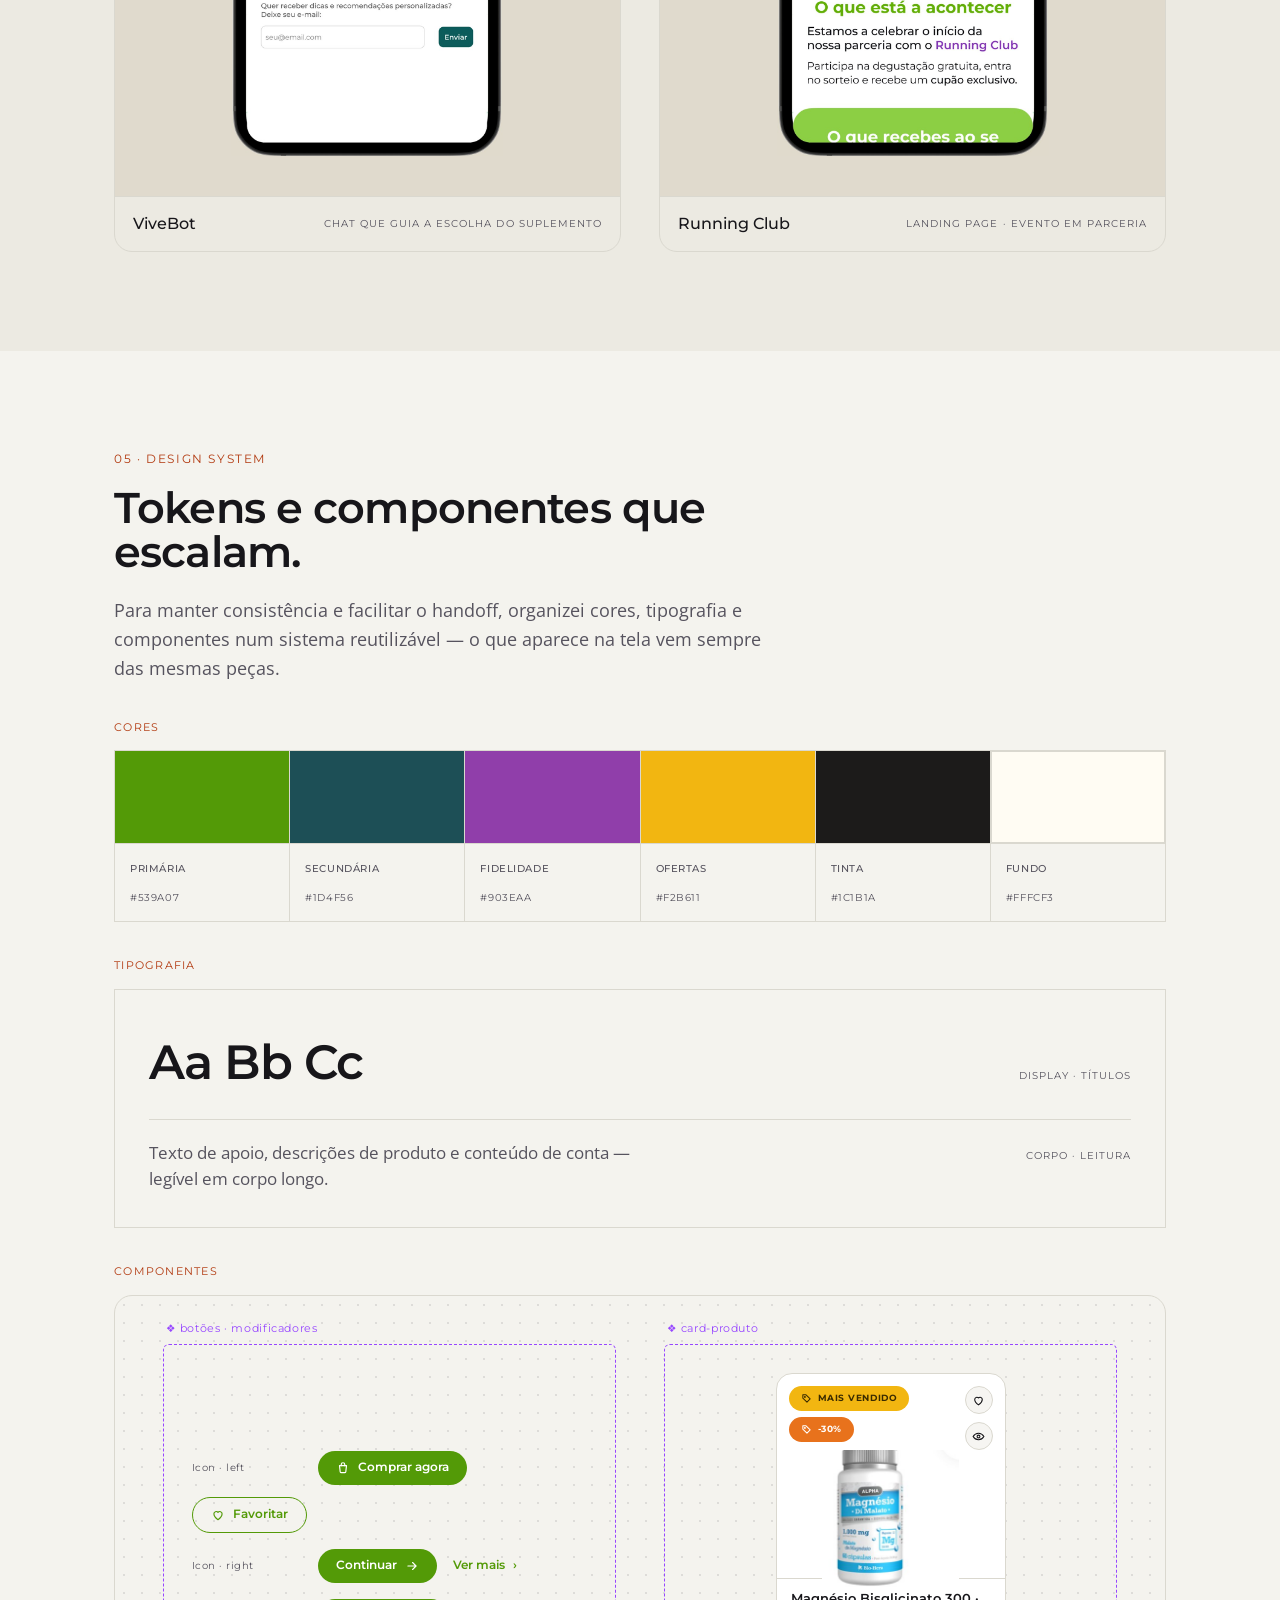
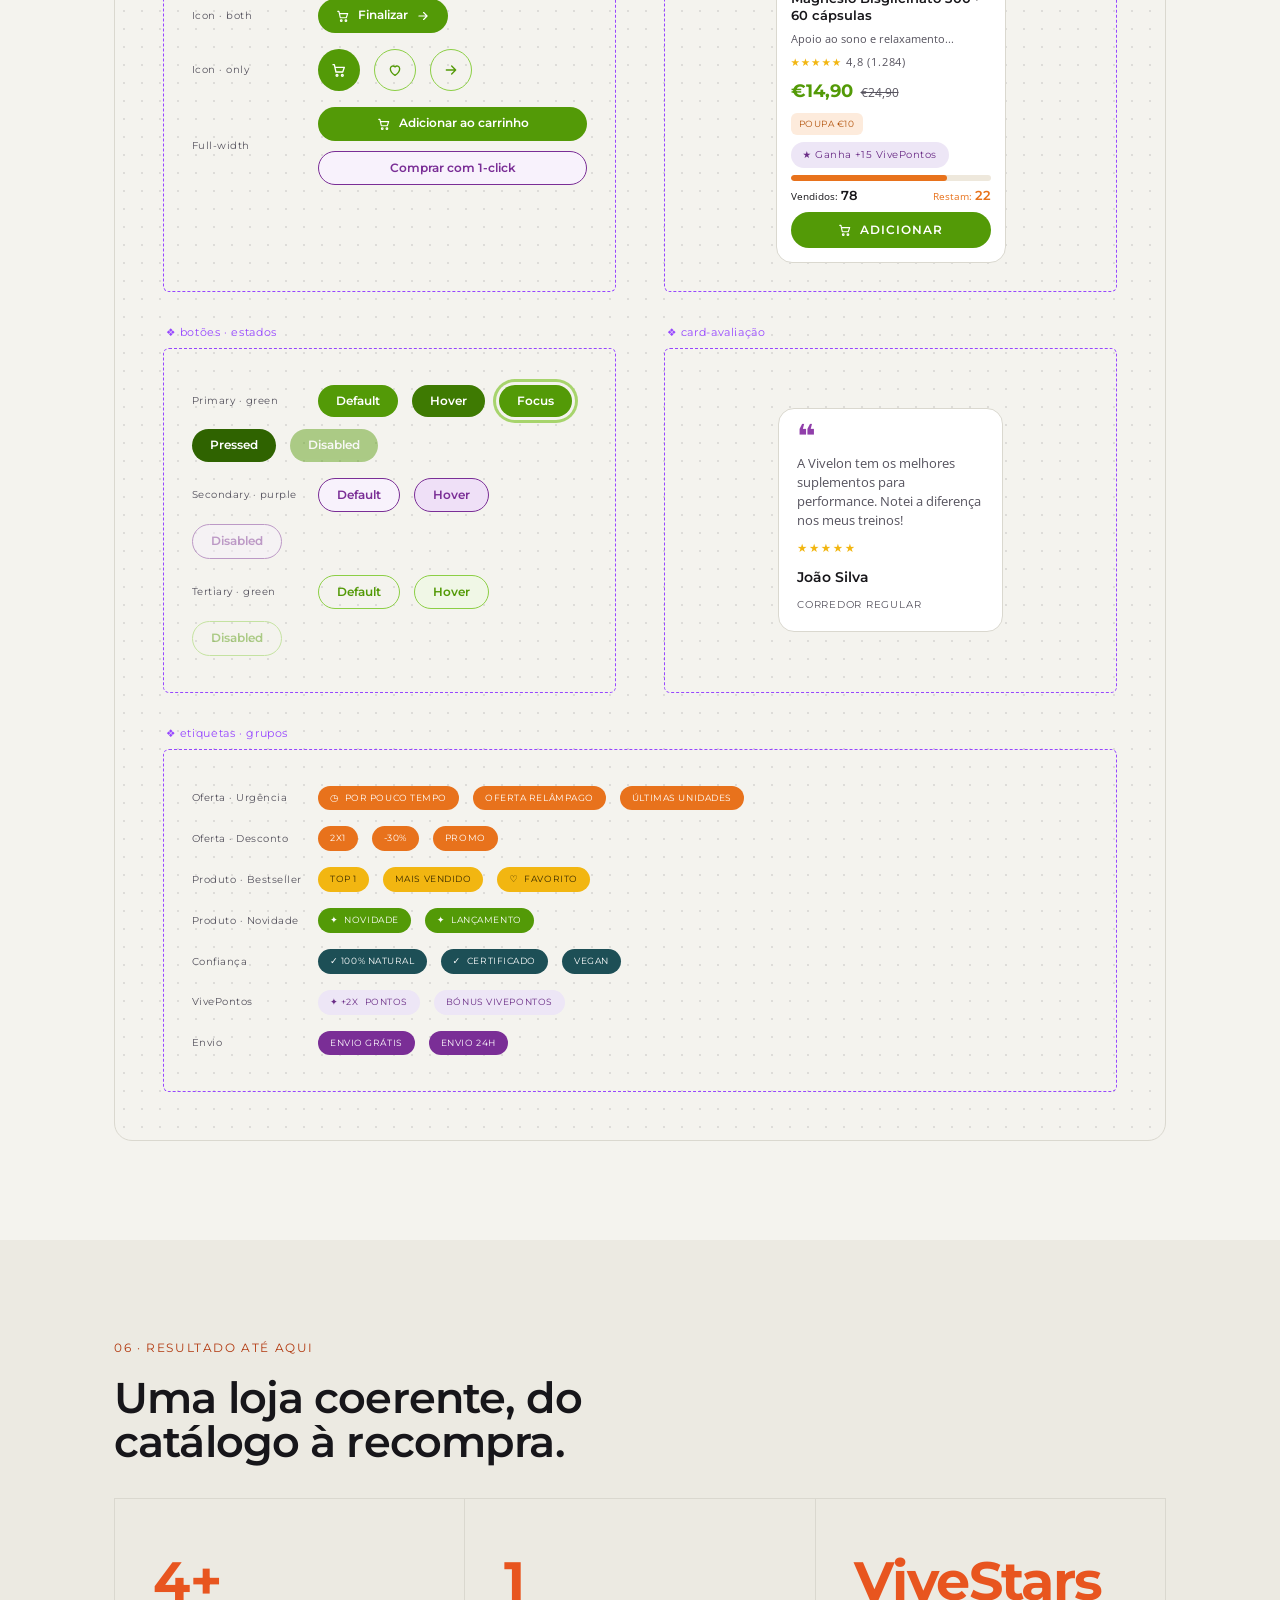
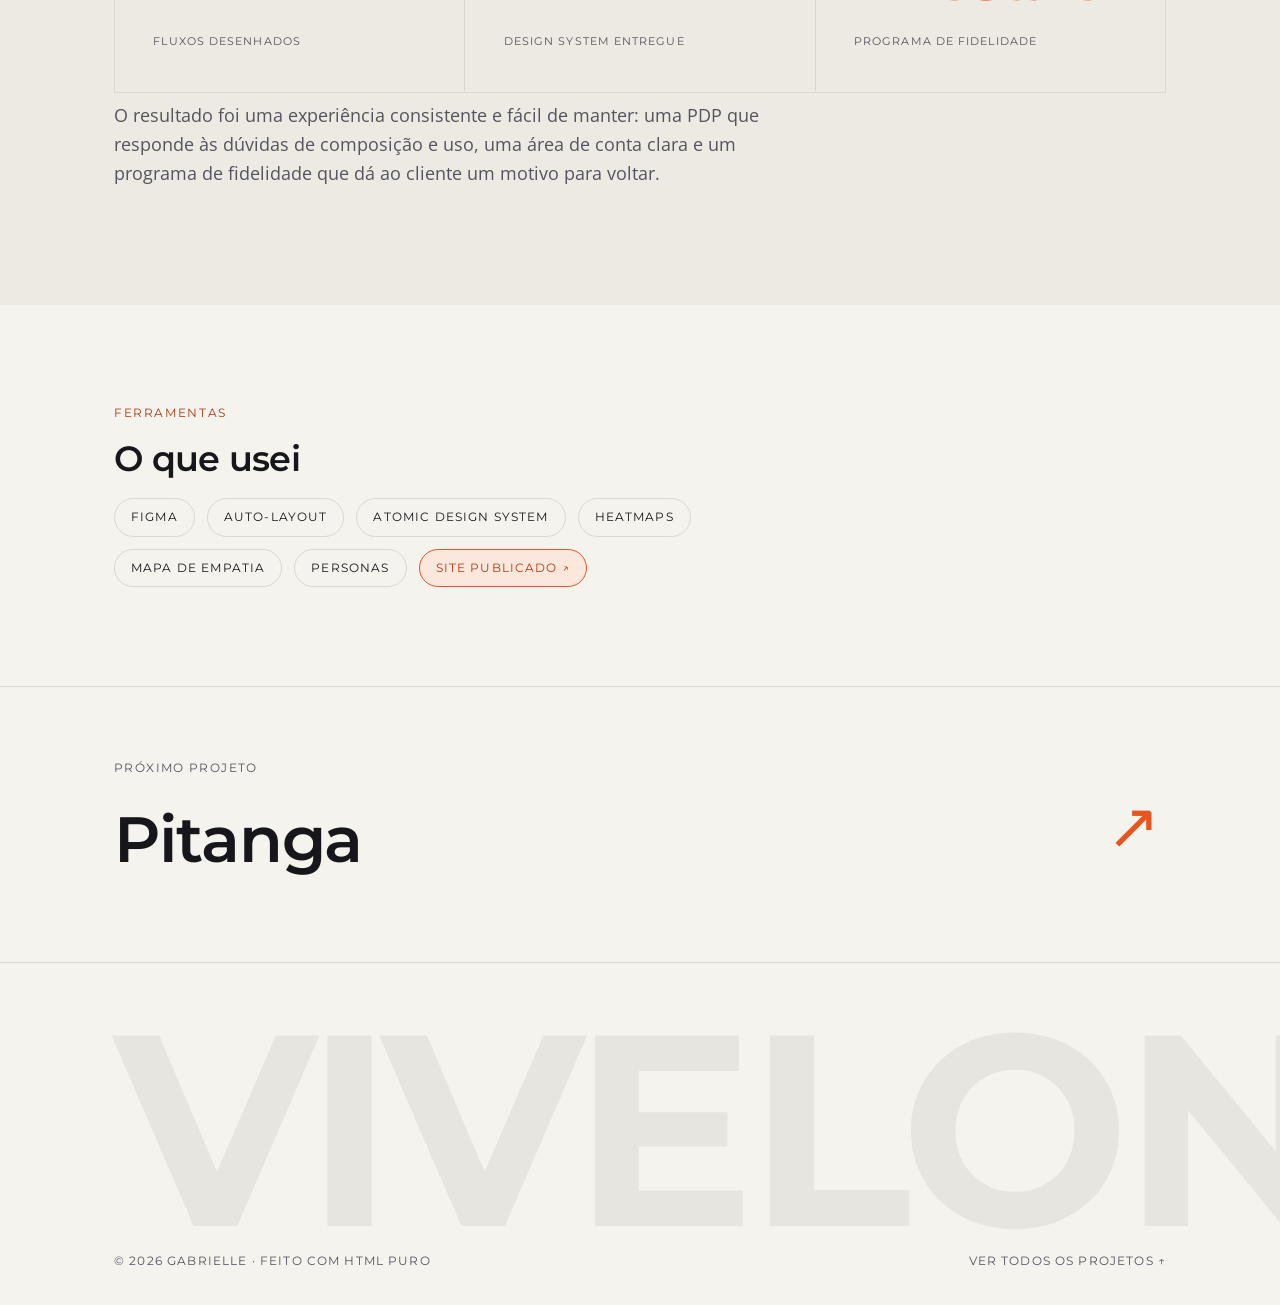
<file: vivelon.html>
<!doctype html>
<!--
  ============================================================
  CASE — Vivelon  |  Portfólio Gabrielle (UX/UI Designer)
  Arquivo único (HTML + CSS + JS). Sem build. Sobe na VPS,
  na MESMA pasta do index.html.
  ------------------------------------------------------------
  COMO EDITAR:
  • Bilíngue: cada texto tem <span class="pt">…</span> e
    <span class="en">…</span> lado a lado. Edite os dois.
  • TELAS: salve os prints numa subpasta "assets/img/telas/" e troque os <div class="ph …"></div> por
    <img src="assets/img/telas/vivelon-home.jpg" alt="">.
  • Procure por  EDITAR:  para os pontos que dependem de você
    (duração real, métricas de resultado, links).
  • Este arquivo é o MOLDE. Pitanga, Rota e Oura Ring seguem
    a mesma estrutura.
  ============================================================
-->
<html lang="pt" data-lang="pt">
<head>
  <meta charset="utf-8" />
  <meta name="viewport" content="width=device-width, initial-scale=1" />
  <title>Vivelon — Case · Gabrielle</title>
  <meta name="description" content="Case de UX/UI: Vivelon, e-commerce de suplementos para o mercado português. Home, PDP, conta e o programa de fidelidade ViveStars." />

  <link rel="preconnect" href="https://fonts.googleapis.com">
  <link rel="preconnect" href="https://fonts.gstatic.com" crossorigin>
  <link href="https://fonts.googleapis.com/css2?family=Montserrat:wght@400;500;600;700;800&family=Open+Sans:wght@300;400;600&display=swap" rel="stylesheet">
  <link rel="stylesheet" href="assets/css/styles.css">
</head>

<body>

  <div class="cur cur--ring" aria-hidden="true"></div>
  <div class="cur cur--dot" aria-hidden="true"></div>

  <!-- ======================= NAV ======================= -->
  <header class="nav">
    <div class="wrap nav__in">
      <a class="nav__back" href="index.html#work">
        <span class="ar">←</span>
        <span class="pt">Voltar aos projetos</span><span class="en">Back to work</span>
      </a>
      <div class="nav__right">
        <a class="brand" href="index.html">Gabrielle<b>.</b></a>
        <span class="lang" role="group" aria-label="Idioma / Language">
          <button type="button" data-set="pt" aria-pressed="true">PT</button>
          <button type="button" data-set="en" aria-pressed="false">EN</button>
        </span>
      </div>
    </div>
  </header>

  <main id="top">

    <!-- ======================= HERO ======================= -->
    <section class="chero wrap">
      <div class="chero__meta reveal">
        <span class="pill pill--hot">E-commerce</span>
        <span class="pill">Web</span>
        <span class="pill">Mobile first</span>
        <span class="pill">2025</span>
        <span class="pill"><span class="pt">Em andamento</span><span class="en">In progress</span></span>
        <span class="pill"><span class="pt">Mercado português</span><span class="en">Portuguese market</span></span>
      </div>
      <h1 class="reveal">Vivelon<em>.</em></h1>
      <p class="chero__lead reveal">
        <span class="pt">Um e-commerce de suplementos pensado do catálogo à fidelidade — Home, página de produto, conta e o programa ViveStars.</span>
        <span class="en">A supplements e-commerce designed from catalog to loyalty — Home, product page, account and the ViveStars program.</span>
      </p>

      <!-- IMAGEM PRINCIPAL: Home desktop com painel de conta + navegação mobile -->
      <div class="lead-shot reveal">
        <div class="browser">
          <div class="browser__bar">
            <i></i><i></i><i></i>
            <span class="browser__url">vivelon.pt</span>
          </div>
          <div class="browser__scr" style="aspect-ratio:2200/1661">
            <img src="assets/img/telas/vivelon-home-detalhes.jpg" alt="Home da Vivelon em desktop com o painel de conta e navegação aberto">
          </div>
        </div>
        <img class="lead-shot__phone" src="assets/img/telas/vivelon-navegacao-iphone.png"
             alt="Menu de navegação da Vivelon em mobile" loading="lazy">
      </div>
    </section>

    <!-- ======================= SPEC ======================= -->
    <section class="spec">
      <div class="wrap">
        <dl class="spec__grid">
          <div class="spec__cell">
            <dt><span class="pt">Meu papel</span><span class="en">My role</span></dt>
            <dd>UX/UI Designer</dd>
          </div>
          <div class="spec__cell">
            <dt><span class="pt">Período</span><span class="en">Timeline</span></dt>
            <dd><span class="pt">2025 · em andamento</span><span class="en">2025 · ongoing</span></dd>
          </div>
          <div class="spec__cell">
            <dt><span class="pt">Plataforma</span><span class="en">Platform</span></dt>
            <dd>Web · mobile first</dd>
          </div>
          <div class="spec__cell">
            <dt><span class="pt">Ferramentas</span><span class="en">Tools</span></dt>
            <dd>Figma</dd>
          </div>
        </dl>
      </div>
    </section>

    <!-- ======================= PROBLEMA ======================= -->
    <section class="section">
      <div class="wrap"><div class="prose reveal">
        <span class="mono lbl accent">01 · <span class="pt">O desafio</span><span class="en">The challenge</span></span>
        <h2><span class="pt">Vender confiança num mercado saturado e regulado.</span><span class="en">Selling trust in a saturated, regulated market.</span></h2>
        <p>
          <span class="pt">A Vivelon precisava de uma loja que transmitisse credibilidade num setor de suplementos disputado e cheio de regras. O catálogo era extenso, a página de produto tinha de deixar claro composição, dosagem e uso, e faltava um motivo concreto para o cliente voltar a comprar.</span>
          <span class="en">Vivelon needed a store that conveyed credibility in a crowded, tightly-regulated supplements sector. The catalog was large, the product page had to make composition, dosage and usage crystal clear, and there was no concrete reason for customers to buy again.</span>
        </p>
        <p>
          <span class="pt">O objetivo: <strong>uma experiência calorosa e confiável</strong> que organizasse o catálogo, tornasse a PDP fácil de entender e criasse fidelidade real com o programa ViveStars.</span>
          <span class="en">The goal: <strong>a warm, trustworthy experience</strong> that organized the catalog, made the PDP easy to understand and built real loyalty through the ViveStars program.</span>
        </p>
      </div></div>
    </section>

    <!-- ======================= MEU PAPEL ======================= -->
    <section class="section section--alt">
      <div class="wrap"><div class="prose reveal">
        <span class="mono lbl accent">02 · <span class="pt">Meu papel</span><span class="en">My role</span></span>
        <h2><span class="pt">UX/UI de ponta a ponta.</span><span class="en">End-to-end UX/UI.</span></h2>
        <p>
          <span class="pt">Cuidei da experiência do problema à tela final: arquitetura de informação, fluxos de compra e de conta, wireframes e telas em alta fidelidade. Desenhei <strong>Home, página de produto (PDP), login/registo, área de conta</strong> e o <strong>programa de fidelidade ViveStars</strong>.</span>
          <span class="en">I owned the experience from problem to final screen: information architecture, purchase and account flows, wireframes and high-fidelity screens. I designed the <strong>Home, product page (PDP), login/registration, account area</strong> and the <strong>ViveStars loyalty program</strong>.</span>
        </p>
        <p>
          <span class="pt">Também organizei os componentes num pequeno design system, para manter consistência e facilitar o handoff para desenvolvimento.</span>
          <span class="en">I also organized the components into a small design system, to keep consistency and ease the handoff to development.</span>
        </p>
      </div></div>
    </section>

    <!-- ======================= PROCESSO ======================= -->
    <section class="section">
      <div class="wrap">
        <div class="prose reveal">
          <span class="mono lbl accent">03 · <span class="pt">Processo</span><span class="en">Process</span></span>
          <h2><span class="pt">Do mercado ao handoff.</span><span class="en">From market to handoff.</span></h2>
        </div>
        <div class="steps reveal">
          <div class="step">
            <div class="step__no">01</div>
            <h3><span class="pt">Descoberta</span><span class="en">Discovery</span></h3>
            <p><span class="pt">Entender o mercado português, a concorrência e as regras de rotulagem que afetam como o produto é descrito.</span><span class="en">Understanding the Portuguese market, competitors and the labeling rules that shape how products are described.</span></p>
          </div>
          <div class="step">
            <div class="step__no">02</div>
            <h3><span class="pt">Arquitetura & fluxos</span><span class="en">Architecture & flows</span></h3>
            <p><span class="pt">Mapear o catálogo, a jornada de compra, a criação de conta e a mecânica de fidelidade.</span><span class="en">Mapping the catalog, purchase journey, account creation and the loyalty mechanic.</span></p>
          </div>
          <div class="step">
            <div class="step__no">03</div>
            <h3>Wireframes</h3>
            <p><span class="pt">Estruturar Home, PDP, checkout e conta em baixa fidelidade antes de decidir o visual.</span><span class="en">Structuring Home, PDP, checkout and account in low fidelity before deciding the visuals.</span></p>
          </div>
          <div class="step">
            <div class="step__no">04</div>
            <h3><span class="pt">UI & Design System</span><span class="en">UI & Design System</span></h3>
            <p><span class="pt">Telas em alta fidelidade com tokens e componentes reutilizáveis, prontas para escalar.</span><span class="en">High-fidelity screens with reusable tokens and components, ready to scale.</span></p>
          </div>
        </div>
      </div>
    </section>

    <!-- ======================= TELAS ======================= -->
    <section class="section section--alt">
      <div class="wrap">
        <div class="prose reveal">
          <span class="mono lbl accent">04 · <span class="pt">Telas</span><span class="en">Screens</span></span>
          <h2><span class="pt">As telas principais.</span><span class="en">The key screens.</span></h2>
          <p><span class="pt"><strong>90% dos usuários da Vivelon compram pelo celular</strong> — por isso todas as telas nascem mobile first.</span><span class="en"><strong>90% of Vivelon's users shop on mobile</strong> — so every screen is designed mobile first.</span></p>
        </div>
        <!-- TELAS: mockups de iPhone gerados dos exports do Figma (assets/img/telas/vivelon-*-iphone.jpg) -->
        <div class="shots reveal">
          <div class="shot shot--tall shot--fit">
            <div class="shot__scr" style="background:#E0DACD">
              <img src="assets/img/telas/vivelon-home-iphone.jpg" alt="Home da Vivelon no smartphone">
            </div>
            <div class="shot__cap"><b>Home</b><span><span class="pt">Vitrine & categorias</span><span class="en">Storefront & categories</span></span></div>
          </div>
          <div class="shot shot--tall shot--fit">
            <div class="shot__scr" style="background:#E0DACD">
              <img src="assets/img/telas/vivelon-roleta-iphone.jpg" alt="Roleta de prémios VivePontos no smartphone">
            </div>
            <div class="shot__cap"><b>VivePontos</b><span><span class="pt">Roleta & gamificação</span><span class="en">Prize wheel & gamification</span></span></div>
          </div>
          <div class="shot shot--tall shot--fit">
            <div class="shot__scr" style="background:#E0DACD">
              <img src="assets/img/telas/vivelon-vivebot-chat-iphone.jpg" alt="Chat do ViveBot recomendando suplementos no smartphone">
            </div>
            <div class="shot__cap"><b>ViveBot</b><span><span class="pt">Chat que guia a escolha do suplemento</span><span class="en">Chat that guides supplement choice</span></span></div>
          </div>
          <div class="shot shot--tall shot--fit">
            <div class="shot__scr" style="background:#E0DACD">
              <img src="assets/img/telas/vivelon-evento-iphone.jpg" alt="Landing page do evento com o Running Club de Setúbal no smartphone">
            </div>
            <div class="shot__cap"><b>Running Club</b><span><span class="pt">Landing page · evento em parceria</span><span class="en">Landing page · partnership event</span></span></div>
          </div>
        </div>
      </div>
    </section>

    <!-- ======================= DESIGN SYSTEM ======================= -->
    <section class="section">
      <div class="wrap">
        <div class="prose reveal">
          <span class="mono lbl accent">05 · <span class="pt">Design System</span><span class="en">Design System</span></span>
          <h2><span class="pt">Tokens e componentes que escalam.</span><span class="en">Tokens and components that scale.</span></h2>
          <p><span class="pt">Para manter consistência e facilitar o handoff, organizei cores, tipografia e componentes num sistema reutilizável — o que aparece na tela vem sempre das mesmas peças.</span><span class="en">To keep consistency and ease handoff, I organized colors, typography and components into a reusable system — what shows on screen always comes from the same building blocks.</span></p>
        </div>

        <!-- CORES — paleta real da Vivelon (amostrada das telas de alta fidelidade) -->
        <div class="ds-block reveal">
          <p class="ds-sub"><span class="pt">Cores</span><span class="en">Color</span></p>
          <div class="ds-sw">
            <div class="sw"><div class="sw__chip" style="background:#539A07"></div><div class="sw__meta"><b><span class="pt">Primária</span><span class="en">Primary</span></b><span>#539A07</span></div></div>
            <div class="sw"><div class="sw__chip" style="background:#1D4F56"></div><div class="sw__meta"><b><span class="pt">Secundária</span><span class="en">Secondary</span></b><span>#1D4F56</span></div></div>
            <div class="sw"><div class="sw__chip" style="background:#903EAA"></div><div class="sw__meta"><b><span class="pt">Fidelidade</span><span class="en">Loyalty</span></b><span>#903EAA</span></div></div>
            <div class="sw"><div class="sw__chip" style="background:#F2B611"></div><div class="sw__meta"><b><span class="pt">Ofertas</span><span class="en">Offers</span></b><span>#F2B611</span></div></div>
            <div class="sw"><div class="sw__chip" style="background:#1C1B1A"></div><div class="sw__meta"><b><span class="pt">Tinta</span><span class="en">Ink</span></b><span>#1C1B1A</span></div></div>
            <div class="sw"><div class="sw__chip" style="background:#FFFCF3;box-shadow:inset 0 0 0 1px var(--line)"></div><div class="sw__meta"><b><span class="pt">Fundo</span><span class="en">Surface</span></b><span>#FFFCF3</span></div></div>
          </div>
        </div>

        <!-- TIPOGRAFIA — EDITAR: se a Vivelon usa outras fontes, ajuste o texto do rótulo -->
        <div class="ds-block reveal">
          <p class="ds-sub"><span class="pt">Tipografia</span><span class="en">Typography</span></p>
          <div class="ds-type">
            <div class="row">
              <span class="disp">Aa Bb Cc</span>
              <span class="spec-lbl"><span class="pt">Display · títulos</span><span class="en">Display · headings</span></span>
            </div>
            <div class="row">
              <span class="body-s"><span class="pt">Texto de apoio, descrições de produto e conteúdo de conta — legível em corpo longo.</span><span class="en">Support text, product descriptions and account content — readable at length.</span></span>
              <span class="spec-lbl"><span class="pt">Corpo · leitura</span><span class="en">Body · reading</span></span>
            </div>
          </div>
        </div>

        <!-- COMPONENTES — organizados num container que lembra o canvas do Figma -->
        <div class="ds-block reveal">
          <p class="ds-sub"><span class="pt">Componentes</span><span class="en">Components</span></p>
          <div class="figc">
            <div class="figc__field figc__field--tall">
              <em>❖ botões · modificadores</em>
              <div>
                <div class="spec-row"><em>Icon · left</em>
                  <button class="vb vb--pri" type="button"><svg width="14" height="14" viewBox="0 0 24 24" fill="none" stroke="currentColor" stroke-width="2" stroke-linecap="round" stroke-linejoin="round"><path d="M6 8h12l-1.2 10.5a2 2 0 0 1-2 1.5H9.2a2 2 0 0 1-2-1.5L6 8z"/><path d="M9 8V6a3 3 0 0 1 6 0v2"/></svg><span class="pt">Comprar agora</span><span class="en">Buy now</span></button>
                  <button class="vb vb--out" type="button"><svg width="14" height="14" viewBox="0 0 24 24" fill="none" stroke="currentColor" stroke-width="2" stroke-linecap="round" stroke-linejoin="round"><path d="M12 20s-7-4.5-7-10a4 4 0 0 1 7-2.6A4 4 0 0 1 19 10c0 5.5-7 10-7 10z"/></svg><span class="pt">Favoritar</span><span class="en">Favorite</span></button>
                </div>
                <div class="spec-row"><em>Icon · right</em>
                  <button class="vb vb--pri" type="button"><span class="pt">Continuar</span><span class="en">Continue</span><svg width="14" height="14" viewBox="0 0 24 24" fill="none" stroke="currentColor" stroke-width="2" stroke-linecap="round" stroke-linejoin="round"><path d="M5 12h14m-6-6 6 6-6 6"/></svg></button>
                  <button class="vb vb--link" type="button"><span class="pt">Ver mais</span><span class="en">See more</span> ›</button>
                </div>
                <div class="spec-row"><em>Icon · both</em>
                  <button class="vb vb--pri" type="button"><svg width="14" height="14" viewBox="0 0 24 24" fill="none" stroke="currentColor" stroke-width="2" stroke-linecap="round" stroke-linejoin="round"><circle cx="9" cy="20" r="1.4"/><circle cx="17" cy="20" r="1.4"/><path d="M3 4h2l2.4 11h10.2L20 8H7"/></svg><span class="pt">Finalizar</span><span class="en">Checkout</span><svg width="14" height="14" viewBox="0 0 24 24" fill="none" stroke="currentColor" stroke-width="2" stroke-linecap="round" stroke-linejoin="round"><path d="M5 12h14m-6-6 6 6-6 6"/></svg></button>
                </div>
                <div class="spec-row"><em>Icon · only</em>
                  <button class="vb vb--pri vb--round" type="button" aria-label="Carrinho"><svg width="16" height="16" viewBox="0 0 24 24" fill="none" stroke="currentColor" stroke-width="2" stroke-linecap="round" stroke-linejoin="round"><circle cx="9" cy="20" r="1.4"/><circle cx="17" cy="20" r="1.4"/><path d="M3 4h2l2.4 11h10.2L20 8H7"/></svg></button>
                  <button class="vb vb--ter vb--round" type="button" aria-label="Favoritar"><svg width="16" height="16" viewBox="0 0 24 24" fill="none" stroke="currentColor" stroke-width="2" stroke-linecap="round" stroke-linejoin="round"><path d="M12 20s-7-4.5-7-10a4 4 0 0 1 7-2.6A4 4 0 0 1 19 10c0 5.5-7 10-7 10z"/></svg></button>
                  <button class="vb vb--ter vb--round" type="button" aria-label="Avançar"><svg width="16" height="16" viewBox="0 0 24 24" fill="none" stroke="currentColor" stroke-width="2" stroke-linecap="round" stroke-linejoin="round"><path d="M5 12h14m-6-6 6 6-6 6"/></svg></button>
                </div>
                <div class="spec-row"><em>Full-width</em>
                  <div class="figc__stack" style="flex:1;align-items:stretch">
                    <button class="vb vb--pri vb--full" type="button"><svg width="14" height="14" viewBox="0 0 24 24" fill="none" stroke="currentColor" stroke-width="2" stroke-linecap="round" stroke-linejoin="round"><circle cx="9" cy="20" r="1.4"/><circle cx="17" cy="20" r="1.4"/><path d="M3 4h2l2.4 11h10.2L20 8H7"/></svg><span class="pt">Adicionar ao carrinho</span><span class="en">Add to cart</span></button>
                    <button class="vb vb--sec vb--full" type="button"><span class="pt">Comprar com 1-click</span><span class="en">Buy in 1-click</span></button>
                  </div>
                </div>
              </div>
            </div>
            <div class="figc__field figc__field--tall">
              <em>❖ card-produto</em>
              <div class="u-pcard" style="margin-inline:auto">
                <div class="u-pcard__top">
                  <div class="u-pcard__tags">
                    <span class="vg vg--amb"><svg width="11" height="11" viewBox="0 0 24 24" fill="none" stroke="currentColor" stroke-width="2.2" stroke-linecap="round" stroke-linejoin="round"><path d="M20 13l-7 7-9-9V4h7l9 9z"/><circle cx="8.5" cy="8.5" r="1" fill="currentColor"/></svg><span class="pt">Mais vendido</span><span class="en">Best seller</span></span>
                    <span class="vg vg--org"><svg width="11" height="11" viewBox="0 0 24 24" fill="none" stroke="currentColor" stroke-width="2.2" stroke-linecap="round" stroke-linejoin="round"><path d="M20 13l-7 7-9-9V4h7l9 9z"/><circle cx="8.5" cy="8.5" r="1" fill="currentColor"/></svg>-30%</span>
                  </div>
                  <div class="u-pcard__acts">
                    <span class="u-pcard__fav" aria-hidden="true"><svg width="13" height="13" viewBox="0 0 24 24" fill="none" stroke="currentColor" stroke-width="2" stroke-linecap="round" stroke-linejoin="round"><path d="M12 20s-7-4.5-7-10a4 4 0 0 1 7-2.6A4 4 0 0 1 19 10c0 5.5-7 10-7 10z"/></svg></span>
                    <span class="u-pcard__fav" aria-hidden="true"><svg width="13" height="13" viewBox="0 0 24 24" fill="none" stroke="currentColor" stroke-width="2" stroke-linecap="round" stroke-linejoin="round"><path d="M2 12s3.5-6 10-6 10 6 10 6-3.5 6-10 6-10-6-10-6z"/><circle cx="12" cy="12" r="2.6"/></svg></span>
                  </div>
                </div>
                <div class="u-pcard__img"><img src="assets/img/telas/vivelon-produto.jpg" alt="Frasco de Magnésio Di Malato" loading="lazy"></div>
                <div class="u-pcard__body">
                  <b>Magnésio Bisglicinato 300 · 60 cápsulas</b>
                  <span class="u-pcard__sub"><span class="pt">Apoio ao sono e relaxamento...</span><span class="en">Sleep and relaxation support...</span></span>
                  <span class="u-pcard__stars">★★★★★ <i>4,8 (1.284)</i></span>
                  <div class="u-pcard__price"><strong>€14,90</strong><s>€24,90</s></div>
                  <span class="u-pcard__save"><span class="pt">Poupa €10</span><span class="en">Save €10</span></span>
                  <span class="u-pcard__pts">★ <span class="pt">Ganha +15 VivePontos</span><span class="en">Earn +15 VivePontos</span></span>
                  <span class="u-pcard__bar"><i></i></span>
                  <span class="u-pcard__stock"><span><span class="pt">Vendidos:</span><span class="en">Sold:</span> <b>78</b></span><span class="is-left"><span class="pt">Restam:</span><span class="en">Left:</span> <b>22</b></span></span>
                  <button class="u-btn u-btn--sm u-btn--cta" type="button" style="background:#539A07"><svg width="14" height="14" viewBox="0 0 24 24" fill="none" stroke="currentColor" stroke-width="2" stroke-linecap="round" stroke-linejoin="round"><circle cx="9" cy="20" r="1.4"/><circle cx="17" cy="20" r="1.4"/><path d="M3 4h2l2.4 11h10.2L20 8H7"/></svg><span class="pt">Adicionar</span><span class="en">Add</span></button>
                </div>
              </div>
            </div>
            <div class="figc__field">
              <em>❖ botões · estados</em>
              <div>
                <div class="spec-row"><em>Primary · green</em>
                  <button class="vb vb--pri" type="button">Default</button>
                  <button class="vb vb--pri st-hover" type="button">Hover</button>
                  <button class="vb vb--pri st-focus" type="button">Focus</button>
                  <button class="vb vb--pri st-pressed" type="button">Pressed</button>
                  <button class="vb vb--pri st-dis" type="button">Disabled</button>
                </div>
                <div class="spec-row"><em>Secondary · purple</em>
                  <button class="vb vb--sec" type="button">Default</button>
                  <button class="vb vb--sec st-hover" type="button">Hover</button>
                  <button class="vb vb--sec st-dis" type="button">Disabled</button>
                </div>
                <div class="spec-row"><em>Tertiary · green</em>
                  <button class="vb vb--ter" type="button">Default</button>
                  <button class="vb vb--ter st-hover" type="button">Hover</button>
                  <button class="vb vb--ter st-dis" type="button">Disabled</button>
                </div>
              </div>
            </div>
            <div class="figc__field">
              <em>❖ card-avaliação</em>
              <div class="u-review" style="margin-inline:auto">
                <span class="u-review__quote">❝</span>
                <p><span class="pt">A Vivelon tem os melhores suplementos para performance. Notei a diferença nos meus treinos!</span><span class="en">Vivelon has the best performance supplements. I noticed the difference in my training!</span></p>
                <span class="u-review__stars">★★★★★</span>
                <b>João Silva</b>
                <span class="role"><span class="pt">Corredor regular</span><span class="en">Regular runner</span></span>
              </div>
            </div>
            <div class="figc__field figc__field--wide">
              <em>❖ etiquetas · grupos</em>
              <div>
                <div class="spec-row"><em>Oferta · <span class="pt">Urgência</span><span class="en">Urgency</span></em>
                  <span class="vg vg--org">◷ <span class="pt">Por pouco tempo</span><span class="en">Limited time</span></span>
                  <span class="vg vg--org"><span class="pt">Oferta relâmpago</span><span class="en">Flash sale</span></span>
                  <span class="vg vg--org"><span class="pt">Últimas unidades</span><span class="en">Last units</span></span>
                </div>
                <div class="spec-row"><em>Oferta · <span class="pt">Desconto</span><span class="en">Discount</span></em>
                  <span class="vg vg--org">2x1</span>
                  <span class="vg vg--org">-30%</span>
                  <span class="vg vg--org">Promo</span>
                </div>
                <div class="spec-row"><em>Produto · Bestseller</em>
                  <span class="vg vg--amb">Top 1</span>
                  <span class="vg vg--amb"><span class="pt">Mais vendido</span><span class="en">Best seller</span></span>
                  <span class="vg vg--amb">♡ <span class="pt">Favorito</span><span class="en">Favorite</span></span>
                </div>
                <div class="spec-row"><em>Produto · <span class="pt">Novidade</span><span class="en">New</span></em>
                  <span class="vg vg--grn">✦ <span class="pt">Novidade</span><span class="en">New in</span></span>
                  <span class="vg vg--grn">✦ <span class="pt">Lançamento</span><span class="en">Launch</span></span>
                </div>
                <div class="spec-row"><em><span class="pt">Confiança</span><span class="en">Trust</span></em>
                  <span class="vg vg--teal">✓ 100% Natural</span>
                  <span class="vg vg--teal">✓ <span class="pt">Certificado</span><span class="en">Certified</span></span>
                  <span class="vg vg--teal">Vegan</span>
                </div>
                <div class="spec-row"><em>VivePontos</em>
                  <span class="vg vg--lav">✦ +2x <span class="pt">Pontos</span><span class="en">Points</span></span>
                  <span class="vg vg--lav"><span class="pt">Bónus VivePontos</span><span class="en">VivePontos bonus</span></span>
                </div>
                <div class="spec-row"><em><span class="pt">Envio</span><span class="en">Shipping</span></em>
                  <span class="vg vg--pur"><span class="pt">Envio grátis</span><span class="en">Free shipping</span></span>
                  <span class="vg vg--pur"><span class="pt">Envio 24h</span><span class="en">24h shipping</span></span>
                </div>
              </div>
            </div>
          </div>
        </div>
      </div>
    </section>

    <!-- ======================= RESULTADO ======================= -->
    <section class="section section--alt">
      <div class="wrap"><div class="prose reveal">
        <span class="mono lbl accent">06 · <span class="pt">Resultado até aqui</span><span class="en">Results so far</span></span>
        <h2><span class="pt">Uma loja coerente, do catálogo à recompra.</span><span class="en">A coherent store, from catalog to repurchase.</span></h2>
      </div></div>
      <div class="wrap">
        <div class="stats reveal">
          <div class="stat">
            <b>4+</b>
            <span><span class="pt">Fluxos desenhados</span><span class="en">Flows designed</span></span>
          </div>
          <div class="stat">
            <b>1</b>
            <span><span class="pt">Design system entregue</span><span class="en">Design system delivered</span></span>
          </div>
          <div class="stat">
            <b>ViveStars</b>
            <span><span class="pt">Programa de fidelidade</span><span class="en">Loyalty program</span></span>
          </div>
        </div>
      </div>
      <div class="wrap"><div class="prose reveal">
        <p>
          <span class="pt">O resultado foi uma experiência consistente e fácil de manter: uma PDP que responde às dúvidas de composição e uso, uma área de conta clara e um programa de fidelidade que dá ao cliente um motivo para voltar.</span>
          <span class="en">The result was a consistent, easy-to-maintain experience: a PDP that answers composition and usage questions, a clear account area and a loyalty program that gives customers a reason to return.</span>
        </p>
      </div></div>
    </section>

    <!-- ======================= FERRAMENTAS ======================= -->
    <section class="section">
      <div class="wrap"><div class="prose reveal">
        <span class="mono lbl accent"><span class="pt">Ferramentas</span><span class="en">Tools</span></span>
        <h2 style="font-size:clamp(1.5rem,3.6vw,2.2rem)"><span class="pt">O que usei</span><span class="en">What I used</span></h2>
        <div class="tools">
          <span>Figma</span>
          <span>Auto-layout</span>
          <span>Atomic Design System</span>
          <span>Heatmaps</span>
          <span><span class="pt">Mapa de empatia</span><span class="en">Empathy map</span></span>
          <span>Personas</span>
          <a href="https://vivelon.com/" target="_blank" rel="noopener"><span class="pt">Site publicado ↗</span><span class="en">Live site ↗</span></a>
        </div>
      </div></div>
    </section>

    <!-- ======================= PRÓXIMO PROJETO ======================= -->
    <nav class="nextp">
      <div class="wrap">
        <a href="pitanga.html">
          <span>
            <small><span class="pt">Próximo projeto</span><span class="en">Next project</span></small>
            <b>Pitanga</b>
          </span>
          <span class="ar">↗</span>
        </a>
      </div>
    </nav>
  </main>

  <!-- ======================= FOOTER ======================= -->
  <footer class="foot">
    <div class="wrap">
      <div class="foot__word" aria-hidden="true">VIVELON</div>
      <div class="foot__bar">
        <span>© <span id="year"></span> Gabrielle · <span class="pt">Feito com HTML puro</span><span class="en">Built with plain HTML</span></span>
        <a href="index.html"><span class="pt">Ver todos os projetos ↑</span><span class="en">See all work ↑</span></a>
      </div>
    </div>
  </footer>

  <script src="assets/js/main.js"></script>
</body>
</html>
</file>
<file: assets/css/styles.css>
/* ============================================================ */
/* PORTFÓLIO GABRIELLE — CSS UNIFICADO                        */
/* HTML puro, sem build. Compartilhado por todas as páginas.  */
/* ============================================================ */

/* ---------------- Tokens (iguais em todas as páginas) ---- */
:root{
  --paper:#F4F3EE;      /* fundo papel */
  --paper-2:#ECEAE2;    /* fundo alternado */
  --ink:#17161A;        /* tinta */
  --ink-soft:#56535E;   /* texto secundário */
  --line:#DAD8CF;       /* hairline */
  --accent:#E8551F;     /* laranja-brasa */
  --accent-ink:#B23A10; /* laranja escuro (texto sobre claro) */
  --accent-wash:#FBE7DC;/* fill suave */

  --f-display:"Montserrat", system-ui, sans-serif;
  --f-body:"Open Sans", system-ui, sans-serif;
  --f-mono:"Montserrat", system-ui, sans-serif;  /* labels tracked/uppercase */

  --wrap:1180px;
  --gutter:clamp(20px,5vw,72px);
  --ease:cubic-bezier(.2,.7,.2,1);
}

/* ---------------- Reset / base ---- */
*{box-sizing:border-box}
html{-webkit-text-size-adjust:100%;scroll-behavior:smooth;scroll-padding-top:88px}
body{
  margin:0;
  background:var(--paper);
  color:var(--ink);
  font-family:var(--f-body);
  font-size:18px;
  line-height:1.6;
  -webkit-font-smoothing:antialiased;
  overflow-x:hidden;
}
a{color:inherit;text-decoration:none}
img{max-width:100%;display:block}
h1,h2,h3,h4{font-family:var(--f-display);font-weight:600;line-height:1.02;margin:0;letter-spacing:-.02em}
::selection{background:var(--accent);color:#fff}

/* bilíngue */
[data-lang="pt"] .en{display:none}
[data-lang="en"] .pt{display:none}

.wrap{max-width:var(--wrap);margin:0 auto;padding-inline:var(--gutter)}
.mono{font-family:var(--f-mono);font-size:.72rem;letter-spacing:.14em;text-transform:uppercase;color:var(--ink-soft)}
.accent{color:var(--accent-ink)}

/* ---------------- Custom cursor (pointer fino) ---- */
.cur{position:fixed;top:0;left:0;z-index:9999;pointer-events:none;border-radius:50%;
  opacity:0;transition:opacity .3s,width .3s var(--ease),height .3s var(--ease),background .3s,border-color .3s}
.cur--dot{width:7px;height:7px;background:var(--accent);transform:translate(-50%,-50%)}
.cur--ring{width:34px;height:34px;border:1.5px solid color-mix(in srgb,var(--accent) 60%,transparent);transform:translate(-50%,-50%)}
body.cur-on .cur{opacity:1}
body.cur-hot .cur--ring{width:64px;height:64px;background:color-mix(in srgb,var(--accent) 12%,transparent);border-color:transparent}
body.cur-hot .cur--dot{opacity:0}
@media (hover:none),(pointer:coarse){.cur{display:none}}

/* ---------------- Nav ---- */
.nav{
  position:sticky;top:0;z-index:50;
  backdrop-filter:saturate(1.2) blur(8px);
  background:color-mix(in srgb, var(--paper) 82%, transparent);
  border-bottom:1px solid var(--line);
}
.nav__in{display:flex;align-items:center;justify-content:space-between;height:64px}
.brand{font-family:var(--f-display);font-weight:700;font-size:1.05rem;letter-spacing:.02em}
.brand b{color:var(--accent)}
.nav__links{display:flex;align-items:center;gap:28px}
.nav__links a{font-family:var(--f-mono);font-size:.72rem;letter-spacing:.12em;text-transform:uppercase;color:var(--ink-soft);transition:color .2s;position:relative}
.nav__links a:not(.nav__cv)::after{content:"";position:absolute;left:0;right:100%;bottom:-6px;height:1px;background:var(--accent);transition:right .3s var(--ease)}
.nav__links a:not(.nav__cv):hover::after{right:0}
.nav__links a:hover{color:var(--ink)}
.nav__cv{border:1px solid var(--line);border-radius:999px;padding:8px 16px;color:var(--ink)!important;transition:background .25s,color .25s,border-color .25s}
.nav__cv:hover{background:var(--ink);color:var(--paper)!important;border-color:var(--ink)}
.nav__back{font-family:var(--f-mono);font-size:.72rem;letter-spacing:.12em;text-transform:uppercase;color:var(--ink-soft);
  display:inline-flex;align-items:center;gap:9px;transition:color .2s}
.nav__back .ar{color:var(--accent);transition:transform .3s var(--ease);display:inline-block}
.nav__back:hover{color:var(--ink)}
.nav__back:hover .ar{transform:translateX(-4px)}
.nav__right{display:flex;align-items:center;gap:22px}
.nav__right a.brand{font-family:var(--f-display);font-weight:700;font-size:1.02rem;letter-spacing:.02em}
.nav__right a.brand b{color:var(--accent)}
.lang{display:inline-flex;border:1px solid var(--line);border-radius:999px;overflow:hidden;font-family:var(--f-mono);font-size:.68rem}
.lang button{appearance:none;border:0;background:transparent;color:var(--ink-soft);padding:6px 11px;cursor:pointer;letter-spacing:.1em;transition:.2s}
.lang button[aria-pressed="true"]{background:var(--ink);color:var(--paper)}
.nav__burger{display:none;appearance:none;background:none;border:0;cursor:pointer;font-family:var(--f-mono);font-size:.7rem;letter-spacing:.12em;text-transform:uppercase;color:var(--ink)}

/* ===================== INDEX.HTML ===================== */

/* ---------- Hero ---- */
.hero{padding-block:clamp(56px,11vh,120px) clamp(40px,7vh,80px)}
.hero__eyebrow{margin-bottom:28px}
.hero__grid{display:grid;grid-template-columns:1.5fr 1fr;gap:clamp(28px,5vw,64px);align-items:center}
.hero h1{font-size:clamp(2.2rem,4.2vw,3.1rem);font-weight:600}
.hero h1 em{font-style:normal;color:var(--accent)}
.hero__sub{margin-top:26px;max-width:50ch;color:var(--ink-soft);font-size:1.18rem;font-weight:300}
.hero__portrait{aspect-ratio:4/5;border:1px solid var(--line);border-radius:18px;overflow:hidden;position:relative;background:var(--accent-wash)}
.hero__portrait img{width:100%;height:100%;object-fit:cover;transition:transform .9s var(--ease);filter:saturate(1.02)}
.hero__portrait:hover img{transform:scale(1.04)}
.status{margin-top:40px;display:flex;flex-wrap:wrap;gap:10px 22px;align-items:center;padding-top:20px;border-top:1px solid var(--line)}
.status .dot{width:8px;height:8px;border-radius:50%;background:var(--accent);display:inline-block;margin-right:9px;box-shadow:0 0 0 0 var(--accent);animation:pulse 2.4s infinite}
@keyframes pulse{0%{box-shadow:0 0 0 0 color-mix(in srgb,var(--accent) 55%,transparent)}70%{box-shadow:0 0 0 8px transparent}100%{box-shadow:0 0 0 0 transparent}}

/* ---------- Clients marquee ---- */
.clients{border-block:1px solid var(--line);padding:22px 0;overflow:hidden}
.clients__lead{display:block;text-align:center;margin-bottom:16px}
.clients .clients__lead .mono{color:var(--ink)}
.marquee{position:relative;overflow:hidden;-webkit-mask-image:linear-gradient(90deg,transparent,#000 8%,#000 92%,transparent);mask-image:linear-gradient(90deg,transparent,#000 8%,#000 92%,transparent)}
.marquee__track{display:flex;width:max-content;gap:clamp(28px,5vw,56px);align-items:center;animation:marquee 26s linear infinite}
.marquee:hover .marquee__track{animation-play-state:paused}
.marquee .name{font-family:var(--f-display);font-weight:500;font-size:clamp(1.1rem,2.4vw,1.5rem);color:var(--ink);opacity:.72;white-space:nowrap;display:inline-flex;align-items:center;gap:clamp(28px,5vw,56px)}
.marquee .name::after{content:"—";color:var(--accent);opacity:.7;font-weight:400}
@keyframes marquee{to{transform:translateX(-50%)}}

/* ---------- Section shell ---- */
.section{padding:clamp(64px,11vh,132px) 0}
.section--alt{background:var(--paper-2)}
.sec-head{display:flex;align-items:baseline;justify-content:space-between;gap:20px;margin-bottom:clamp(34px,6vh,64px);flex-wrap:wrap}
.sec-head h2{font-size:clamp(1.7rem,4.4vw,3rem);font-weight:600;max-width:18ch}

/* ---------- Services ---- */
.svc{display:grid;grid-template-columns:repeat(3,1fr);gap:1px;background:var(--line);border:1px solid var(--line)}
.svc__item{background:var(--paper);padding:clamp(26px,3vw,40px);position:relative;transition:background .3s}
.section--alt .svc__item{background:var(--paper-2)}
.svc__item::before{content:"";position:absolute;left:0;top:0;height:2px;width:0;background:var(--accent);transition:width .4s var(--ease)}
.svc__item:hover::before{width:100%}
.svc__item:hover{background:var(--accent-wash)}
.svc__no{font-family:var(--f-mono);font-size:.72rem;color:var(--accent-ink);letter-spacing:.12em}
.svc__item h3{font-size:1.5rem;margin:20px 0 12px}
.svc__item p{margin:0;color:var(--ink-soft);font-size:1.02rem}

/* ---------- Projects (capas / covers) ---- */
.cases{display:grid;grid-template-columns:repeat(2,1fr);gap:clamp(26px,3.6vw,52px)}
.case{min-width:0}
.case__cover{display:block;position:relative;aspect-ratio:4/3;border:1px solid var(--line);border-radius:18px;
  overflow:hidden;background:linear-gradient(160deg,var(--accent-wash),var(--paper-2));
  transition:transform .5s var(--ease),box-shadow .5s var(--ease)}
.case__cover:hover{transform:translateY(-5px);box-shadow:0 28px 64px -34px rgba(20,10,0,.5)}
.cover-badge{position:absolute;top:14px;left:14px;z-index:5;font-family:var(--f-mono);font-size:.6rem;
  letter-spacing:.12em;text-transform:uppercase;background:var(--ink);color:var(--paper);padding:5px 10px;border-radius:999px}

/* palco onde as telas aparecem */
.stage{position:absolute;inset:0}
/* dispositivos "soltos" (PNG transparente) flutuando sobre o fundo */
.float{position:absolute;left:50%;top:50%;
  filter:drop-shadow(0 24px 36px rgba(0,0,0,.38));
  transform:translate(-50%,-50%) translate(var(--x,0),var(--y,0)) rotate(var(--r,0deg));
  transition:transform .55s var(--ease)}
.case__cover:hover .float{
  transform:translate(-50%,-50%) translate(var(--hx,var(--x,0)),var(--hy,var(--y,0))) rotate(var(--hr,var(--r,0deg)))}
.float--vision{width:52%}
.mock{position:absolute;left:50%;top:50%;background:#1b1a1f;border-radius:20px;padding:6px;overflow:hidden;
  box-shadow:0 18px 40px -22px rgba(0,0,0,.7);
  transform:translate(-50%,-50%) translate(var(--x,0),var(--y,0)) rotate(var(--r,0deg));
  transition:transform .55s var(--ease)}
.case__cover:hover .mock{
  transform:translate(-50%,-50%) translate(var(--hx,var(--x,0)),var(--hy,var(--y,0))) rotate(var(--hr,var(--r,0deg)))}
.mock__scr{width:100%;height:100%;border-radius:14px;overflow:hidden;background:var(--paper)}
.mock__scr img{width:100%;height:100%;object-fit:cover;object-position:top}
.mock--phone{width:32%;aspect-ratio:9/19}
.mock--phone::before{content:"";position:absolute;top:11px;left:50%;transform:translateX(-50%);width:30%;height:4px;border-radius:3px;background:#000;z-index:2}
.mock--watch{width:21%;aspect-ratio:1/1.12;border-radius:26px}
.mock--web{width:66%;aspect-ratio:16/10;border-radius:12px;padding:5px}
.mock--web .mock__scr{border-radius:8px}

/* capa de pesquisa (Oura Ring — sem telas) */
.stage--research{display:grid;place-items:center}
.ring{width:34%;aspect-ratio:1;border-radius:50%;border:11px solid var(--accent);
  box-shadow:inset 0 0 0 6px var(--paper-2),0 16px 34px -20px var(--accent);transition:transform .6s var(--ease)}
.case__cover:hover .ring{transform:rotate(28deg) scale(1.06)}
.tags{position:absolute;inset:0;pointer-events:none}
.tags span{position:absolute;font-family:var(--f-mono);font-size:.58rem;letter-spacing:.1em;text-transform:uppercase;
  background:var(--paper);border:1px solid var(--line);border-radius:999px;padding:5px 10px;color:var(--ink-soft);
  transition:transform .55s var(--ease)}
.case__cover:hover .tags span{transform:translateY(-4px)}

/* info abaixo da capa */
.case__info{display:flex;align-items:baseline;justify-content:space-between;gap:14px 24px;margin-top:20px;flex-wrap:wrap}
.case__no{font-family:var(--f-mono);font-size:.72rem;color:var(--accent-ink);letter-spacing:.12em}
.case__title{font-size:clamp(1.4rem,2.8vw,2.1rem);font-weight:600;margin:6px 0 0;transition:color .25s}
.case__cover:hover + .case__info .case__title,.case:hover .case__title{color:var(--accent)}
.case__arrow{display:inline-block;color:var(--accent);transform:translateX(-4px);opacity:0;transition:.3s}
.case:hover .case__arrow{opacity:1;transform:translateX(0)}
.case__desc{margin:10px 0 0;color:var(--ink-soft);font-size:1.02rem;max-width:48ch;flex-basis:100%}
.case__meta{font-family:var(--f-mono);font-size:.72rem;letter-spacing:.1em;text-transform:uppercase;color:var(--ink-soft);white-space:nowrap;text-align:right}

/* ---------- About ---- */
.about__grid{display:grid;grid-template-columns:.9fr 1.1fr;gap:clamp(28px,5vw,64px);align-items:center}
.about__portrait{aspect-ratio:4/5;border:1px solid var(--line);border-radius:18px;overflow:hidden;background:var(--accent-wash)}
.about__portrait img{width:100%;height:100%;object-fit:cover;transition:transform .9s var(--ease)}
.about__portrait:hover img{transform:scale(1.04)}
.about h2{font-size:clamp(1.6rem,3.6vw,2.4rem);font-weight:600;margin-bottom:20px}
.about p{color:var(--ink-soft);font-size:1.12rem;margin:0 0 18px}
.about p strong{color:var(--ink);font-weight:500}

/* ---------- Contact ---- */
.cta{padding:clamp(72px,14vh,150px) 0}
.cta h2{font-size:clamp(2.2rem,7vw,5.2rem);font-weight:600;max-width:16ch}
.cta h2 em{font-style:normal;color:var(--accent)}
.cta__links{margin-top:44px;display:flex;flex-wrap:wrap;gap:14px 40px;align-items:center}
.cta__mail{font-family:var(--f-display);font-size:clamp(1.3rem,3vw,2rem);font-weight:500;border-bottom:2px solid transparent;transition:border-color .25s}
.cta__mail:hover{border-color:var(--accent)}
.cta__social{font-family:var(--f-mono);font-size:.75rem;letter-spacing:.12em;text-transform:uppercase;color:var(--ink-soft);transition:color .2s}
.cta__social:hover{color:var(--accent-ink)}

/* ===================== VIVELON.HTML (CASE) ===================== */

/* ---------- Case hero ---- */
.chero{padding-block:clamp(48px,9vh,104px) clamp(30px,5vh,56px)}
.chero__meta{display:flex;flex-wrap:wrap;gap:8px 18px;align-items:center;margin-bottom:26px}
.chero__meta .pill{font-family:var(--f-mono);font-size:.66rem;letter-spacing:.12em;text-transform:uppercase;
  border:1px solid var(--line);border-radius:999px;padding:5px 12px;color:var(--ink-soft)}
.chero__meta .pill--hot{background:var(--ink);color:var(--paper);border-color:var(--ink)}
.chero h1{font-size:clamp(2.8rem,9vw,6.6rem);font-weight:600}
.chero h1 em{font-style:normal;color:var(--accent)}
.chero__lead{margin-top:24px;max-width:44ch;color:var(--ink-soft);font-size:1.22rem;font-weight:300}

/* imagem principal (browser-frame) */
.lead-shot{margin-top:clamp(34px,6vh,60px);position:relative}
/* variação compacta: limita a largura p/ exibir prints de baixa resolução sem esticar */
.lead-shot--sm{max-width:660px;margin-inline:auto}
.lead-shot__phone{position:absolute;left:clamp(10px,3%,34px);bottom:-6%;width:clamp(96px,19%,190px);
  filter:drop-shadow(0 26px 40px rgba(20,10,0,.4));pointer-events:none}
.browser{border:1px solid var(--line);border-radius:18px;overflow:hidden;background:#1b1a1f;
  box-shadow:0 40px 90px -50px rgba(20,10,0,.55)}
.browser__bar{height:38px;display:flex;align-items:center;gap:7px;padding:0 16px;background:#232228}
.browser__bar i{width:11px;height:11px;border-radius:50%;background:#4a4952;display:inline-block}
.browser__bar i:nth-child(1){background:#E8551F}
.browser__url{margin-left:14px;font-family:var(--f-mono);font-size:.62rem;letter-spacing:.08em;color:#8b8993;
  background:#191820;border-radius:6px;padding:5px 12px}
.browser__scr{aspect-ratio:16/9;overflow:hidden;background:var(--paper)}
.browser__scr img,.browser__scr .ph{width:100%;height:100%;object-fit:cover;object-position:top}

/* ---------- Spec row ---- */
.spec{border-block:1px solid var(--line);margin-top:clamp(40px,7vh,72px)}
.spec__grid{display:grid;grid-template-columns:repeat(4,minmax(max-content,1fr));gap:1px;background:var(--line)}
.spec__cell{background:var(--paper);padding:clamp(20px,2.6vw,30px)}
.spec__cell dt{font-family:var(--f-mono);font-size:.66rem;letter-spacing:.12em;text-transform:uppercase;color:var(--accent-ink);margin-bottom:10px}
.spec__cell dd{margin:0;font-family:var(--f-display);font-weight:500;font-size:1.1rem}

/* ---------- Prose (texto longo) ---- */
.lbl{display:block;margin-bottom:18px}
.prose{max-width:66ch}
.prose h2{font-size:clamp(1.7rem,4.2vw,2.7rem);font-weight:600;margin-bottom:22px}
.prose p{color:var(--ink-soft);font-size:1.14rem;margin:0 0 18px}
.prose p strong{color:var(--ink);font-weight:500}

/* ---------- Processo (sequência) ---- */
.steps{display:grid;grid-template-columns:repeat(2,1fr);gap:1px;background:var(--line);border:1px solid var(--line);margin-top:12px}
.step{background:var(--paper);padding:clamp(24px,3vw,38px);position:relative;transition:background .3s}
.section--alt .step{background:var(--paper-2)}
.step::before{content:"";position:absolute;left:0;top:0;height:2px;width:0;background:var(--accent);transition:width .4s var(--ease)}
.step:hover::before{width:100%}
.step:hover{background:var(--accent-wash)}
.step__no{font-family:var(--f-mono);font-size:.72rem;color:var(--accent-ink);letter-spacing:.12em}
.step h3{font-size:1.32rem;margin:16px 0 10px}
.step p{margin:0;color:var(--ink-soft);font-size:1rem}

/* ---------- Galeria de telas ---- */
.shots{display:grid;grid-template-columns:repeat(2,1fr);gap:clamp(20px,3vw,40px);margin-top:8px}
.shot{border:1px solid var(--line);border-radius:18px;overflow:hidden;background:var(--paper-2);
  transition:transform .5s var(--ease),box-shadow .5s var(--ease)}
.shot:hover{transform:translateY(-5px);box-shadow:0 28px 60px -36px rgba(20,10,0,.5)}
.shot__scr{aspect-ratio:16/10;overflow:hidden}
.shot__scr img,.shot__scr .ph{width:100%;height:100%;object-fit:cover}
.shot__cap{display:flex;align-items:center;justify-content:space-between;gap:12px;padding:14px 18px;border-top:1px solid var(--line)}
.shot__cap b{font-family:var(--f-display);font-weight:500;font-size:1rem}
.shot__cap span{font-family:var(--f-mono);font-size:.64rem;letter-spacing:.1em;text-transform:uppercase;color:var(--ink-soft)}
.shot--tall .shot__scr{aspect-ratio:4/5}
.shot--wide .shot__scr{aspect-ratio:16/9}
.shot__scr img{object-position:top}
.shot--fit .shot__scr{background:#fff}
.shot--fit .shot__scr img{object-fit:contain;object-position:center;padding:8%}

/* ---------- Design System ---- */
.ds-sub{font-family:var(--f-mono);font-size:.66rem;letter-spacing:.12em;text-transform:uppercase;color:var(--accent-ink);margin:0 0 14px}
.ds-block{margin-top:clamp(26px,4vh,44px)}
/* cores */
.ds-sw{display:grid;grid-template-columns:repeat(auto-fit,minmax(130px,1fr));gap:1px;background:var(--line);border:1px solid var(--line)}
.sw{background:var(--paper)}
.section--alt .sw{background:var(--paper-2)}
.sw__chip{height:92px}
.sw__meta{padding:12px 15px;border-top:1px solid var(--line)}
.sw__meta b{display:block;font-family:var(--f-display);font-weight:500;font-size:.92rem}
.sw__meta span{font-family:var(--f-mono);font-size:.62rem;letter-spacing:.06em;color:var(--ink-soft);text-transform:uppercase}
/* tipografia */
.ds-type{border:1px solid var(--line);padding:clamp(22px,3vw,34px);background:var(--paper);display:grid;gap:20px}
.section--alt .ds-type{background:var(--paper-2)}
.ds-type .row{display:flex;align-items:baseline;justify-content:space-between;gap:20px;flex-wrap:wrap;padding-bottom:18px;border-bottom:1px solid var(--line)}
.ds-type .row:last-child{border-bottom:0;padding-bottom:0}
.ds-type .spec-lbl{font-family:var(--f-mono);font-size:.62rem;letter-spacing:.1em;text-transform:uppercase;color:var(--ink-soft);white-space:nowrap}
.ds-type .disp{font-family:var(--f-display);font-weight:600;font-size:clamp(1.8rem,5vw,3rem);letter-spacing:-.02em}
.ds-type .body-s{font-family:var(--f-body);font-size:1.05rem;color:var(--ink-soft);max-width:52ch}
/* componentes */
.ds-comp{display:grid;grid-template-columns:repeat(auto-fit,minmax(210px,1fr));gap:1px;background:var(--line);border:1px solid var(--line)}
.cmp{background:var(--paper);padding:clamp(22px,2.6vw,30px);display:flex;flex-direction:column;gap:14px;align-items:flex-start}
.section--alt .cmp{background:var(--paper-2)}
.cmp__lbl{font-family:var(--f-mono);font-size:.62rem;letter-spacing:.12em;text-transform:uppercase;color:var(--accent-ink)}
.u-btn{font-family:var(--f-display);font-weight:600;font-size:.9rem;background:var(--accent);color:#fff;border:0;border-radius:999px;padding:11px 22px;cursor:pointer;transition:filter .2s}
.u-btn:hover{filter:brightness(.92)}
.u-btn--ghost{background:transparent;color:var(--ink);border:1px solid var(--line)}
.u-input{display:block;width:100%;border:1px solid var(--line);border-radius:8px;padding:11px 14px;font-family:var(--f-body);font-size:.95rem;color:var(--ink-soft);background:var(--paper)}
.u-badge{font-family:var(--f-mono);font-size:.62rem;letter-spacing:.1em;text-transform:uppercase;background:var(--accent-wash);color:var(--accent-ink);border-radius:999px;padding:6px 12px}

/* DS Vivelon — rows de spec com rótulo mono (estilo do arquivo Figma) */
.spec-row{display:flex;align-items:center;gap:12px 14px;flex-wrap:wrap;padding:8px 0}
.spec-row>em{font-style:normal;font-family:var(--f-mono);font-size:.6rem;letter-spacing:.05em;color:var(--ink-soft);flex:0 0 112px}

/* DS Vivelon — botões (variantes, modificadores e estados) */
.vb{font-family:var(--f-display);font-weight:600;font-size:.78rem;border:0;border-radius:999px;padding:10px 18px;cursor:pointer;display:inline-flex;align-items:center;gap:8px;line-height:1}
.vb svg{flex:0 0 auto}
.vb--pri{background:#539A07;color:#fff}
.vb--pri.st-hover{background:#3E7A02}
.vb--pri.st-focus{box-shadow:0 0 0 3px var(--paper),0 0 0 6px #A7D46C}
.vb--pri.st-pressed{background:#2F6300}
.vb--sec{background:#F8F2FC;color:#7A2E96;border:1.5px solid #7A2E96}
.vb--sec.st-hover{background:#EFE0F7}
.vb--ter{background:transparent;color:#539A07;border:1.5px solid #8CCF45}
.vb--ter.st-hover{background:#F0F7E6}
.vb--out{background:transparent;color:#539A07;border:1.5px solid #539A07}
.vb--link{background:none;color:#539A07;padding:10px 2px}
.vb--full{width:100%;max-width:300px;justify-content:center}
.vb--round{width:42px;height:42px;padding:0;justify-content:center;border-radius:50%}
.vb.st-dis{opacity:.45;cursor:default}

/* DS Vivelon — grupos de etiquetas */
.vg{display:inline-flex;align-items:center;gap:6px;font-family:var(--f-mono);font-size:.58rem;letter-spacing:.06em;text-transform:uppercase;border-radius:999px;padding:5px 12px}
.vg--org{background:#E8721C;color:#fff}
.vg--amb{background:#F2B611;color:#3A2B00}
.vg--grn{background:#539A07;color:#fff}
.vg--teal{background:#1D4F56;color:#fff}
.vg--lav{background:#EDE6F6;color:#6A2C86}
.vg--pur{background:#7A2E96;color:#fff}

/* DS Vivelon — specimens: card de produto & card de avaliação */
.u-pcard{width:100%;max-width:230px;background:#fff;border:1px solid var(--line);border-radius:16px;overflow:hidden}
.u-pcard__top{display:flex;justify-content:space-between;align-items:flex-start;padding:12px 12px 0}
.u-pcard__tags{display:flex;flex-direction:column;gap:6px;align-items:flex-start}
.u-pcard__tags .vg{font-weight:700}
.u-pcard__acts{display:flex;flex-direction:column;gap:8px}
.u-pcard__fav{display:inline-grid;place-items:center;width:28px;height:28px;background:#F6F5F2;border:1px solid var(--line);border-radius:50%;color:var(--ink)}
.u-pcard__img{height:118px;display:grid;place-items:center;background:#fff}
.u-pcard__img img{max-height:100%;max-width:60%;object-fit:contain}
.u-pcard__body{padding:12px 14px 14px;display:grid;gap:7px;justify-items:start;border-top:1px solid var(--line);margin-top:10px}
.u-pcard__body b{font-family:var(--f-display);font-weight:600;font-size:.8rem;line-height:1.3}
.u-pcard__stars{font-size:.66rem;color:#F2B611;letter-spacing:.08em}
.u-pcard__stars i{font-style:normal;color:var(--ink-soft)}
.u-pcard__price{display:flex;align-items:baseline;gap:8px}
.u-pcard__price strong{font-family:var(--f-display);color:#539A07;font-size:1.1rem}
.u-pcard__price s{color:var(--ink-soft);font-size:.74rem}
.u-pcard__save{background:#FDEBDC;color:#B4560F;font-size:.58rem;font-family:var(--f-mono);letter-spacing:.06em;text-transform:uppercase;border-radius:6px;padding:4px 8px}
.u-pcard__pts{background:#EDE6F6;color:#6A2C86;font-size:.6rem;font-family:var(--f-mono);letter-spacing:.05em;border-radius:999px;padding:5px 12px}
.u-pcard__sub{font-size:.7rem;color:var(--ink-soft);line-height:1.35}
.u-pcard__bar{width:100%;height:6px;border-radius:3px;background:#EEE8DC;overflow:hidden}
.u-pcard__bar i{display:block;height:100%;width:78%;background:#E8721C;border-radius:3px}
.u-pcard__stock{display:flex;justify-content:space-between;width:100%;font-size:.62rem;color:var(--ink)}
.u-pcard__stock b{color:var(--ink)}
.u-pcard__stock .is-left{color:#E8721C}
.u-pcard__stock .is-left b{color:#E8721C}
.u-btn--sm{font-size:.74rem;padding:9px 16px;width:100%;border-radius:12px}
.u-btn--cta{display:inline-flex;align-items:center;justify-content:center;gap:8px;text-transform:uppercase;letter-spacing:.08em;font-size:.72rem;border-radius:999px;padding:11px 16px}
.u-review{width:100%;max-width:225px;background:#fff;border:1px solid var(--line);border-radius:16px;padding:18px;display:grid;gap:9px;justify-items:start}
.u-review__quote{font-family:var(--f-display);font-weight:800;font-size:2rem;line-height:.55;color:#903EAA}
.u-review p{margin:0;font-size:.82rem;color:var(--ink-soft);line-height:1.45}
.u-review__stars{color:#F2B611;font-size:.72rem;letter-spacing:.14em}
.u-review b{font-family:var(--f-display);font-weight:600;font-size:.85rem}
.u-review .role{font-family:var(--f-mono);font-size:.6rem;letter-spacing:.08em;text-transform:uppercase;color:var(--ink-soft)}

/* componentes do DS da Pitanga — tokens puxados do Figma (Poppins, #EA3515, #FAE8DF…) */
/* container que lembra o canvas do Figma: fundo pontilhado + campos tracejados em roxo */
.figc{border:1px solid var(--line);border-radius:18px;padding:clamp(28px,4vw,48px);background:var(--paper);
  background-image:radial-gradient(color-mix(in srgb,var(--ink) 10%,transparent) 1px,transparent 1px);
  background-size:18px 18px;
  display:grid;grid-template-columns:1fr 1fr;gap:clamp(40px,5vw,56px) clamp(28px,4vw,48px)}
.figc__field{position:relative;border:1.5px dashed #9747FF;border-radius:6px;padding:clamp(18px,2.4vw,28px);
  display:flex;flex-direction:column;justify-content:center}
.figc__field>em{position:absolute;top:-24px;left:2px;font-style:normal;font-family:var(--f-mono);font-size:.66rem;
  letter-spacing:.06em;color:#9747FF;white-space:nowrap}
.figc__field--ai{grid-row:span 2}
.figc__field--tall{grid-row:span 2}
.figc__field--wide{grid-column:span 2}
@media (max-width:760px){.figc__field--wide{grid-column:auto}}
.figc__stack{display:flex;flex-direction:column;gap:10px;align-items:flex-start}
.figc__row{display:flex;gap:10px;flex-wrap:wrap;align-items:center}
@media (max-width:760px){.figc{grid-template-columns:1fr}.figc__field--ai,.figc__field--tall{grid-row:auto}}

/* item-extrato */
.pit-item{display:flex;gap:12px;align-items:center;width:100%;padding:8px;border-bottom:1px solid #BAB8B8;font-family:'Poppins',sans-serif}
.pit-item__ico{width:40px;height:40px;border-radius:999px;background:#FAE8DF;color:#EC4A2D;display:grid;place-items:center;flex:0 0 auto}
.pit-item__tx{flex:1;min-width:0}
.pit-item__tx b{display:block;font-weight:500;font-size:.78rem;color:#252424}
.pit-item__tx span{font-size:.75rem;color:#484848}
.pit-item__val{font-weight:500;font-size:.78rem;white-space:nowrap}
.pit-item__val--out{color:#770202}
.pit-item__val--in{color:#027729}

/* navbar do app (menu inferior) */
.pit-nav{display:flex;align-items:center;justify-content:space-between;background:#FAFAF2;border-radius:18px;
  padding:10px 16px;width:100%;max-width:390px;margin:0 auto;box-shadow:0 10px 26px -18px rgba(0,0,0,.45);
  font-family:'Poppins',sans-serif}
.pit-nav__item{display:flex;flex-direction:column;align-items:center;gap:5px;width:56px;
  font-weight:500;font-size:.58rem;color:#575151;text-align:center}
.pit-nav__item svg{display:block}
.pit-nav__item--active{color:#EA3515}
.pit-nav__new .pit-nav__plus{width:38px;height:38px;border-radius:50%;display:grid;place-items:center;color:#fff;
  background:linear-gradient(206deg,#FB2929 7%,#FF7659 42%,#E06918 119%)}
.pit-nav__new span{background:linear-gradient(206deg,#FB2929 7%,#FF7659 42%,#E06918 119%);
  -webkit-background-clip:text;background-clip:text;color:transparent}

/* assistente de IA — painel do Vision Pro */
.pit-ai{background:#FAFAF2;border-radius:24px;padding:16px;width:100%;max-width:360px;margin:0 auto;
  display:flex;flex-direction:column;gap:14px;box-shadow:0 14px 34px -22px rgba(0,0,0,.4);font-family:'Poppins',sans-serif}
.pit-ai__head{display:flex;align-items:center;gap:8px}
.pit-ai__head b{font-weight:500;font-size:1.02rem;color:#000;flex:1}
.pit-ai__head .x{color:#252424;opacity:.75}
.pit-ai__msg{background:rgba(255,190,176,.5);border-radius:8px;padding:8px 10px;font-weight:500;font-size:.76rem;color:#000}
.pit-ai__chips{display:flex;flex-wrap:wrap;gap:8px}
.pit-ai__chip{border:1px solid #EA3515;color:#EA3515;border-radius:12px;padding:8px;font-weight:500;font-size:.68rem;white-space:nowrap}
.pit-ai__chip--sel{background:#EA3515;color:#FAFAF2}

/* ---------- Resultado ---- */
.stats{display:grid;grid-template-columns:repeat(3,1fr);gap:1px;background:var(--line);border:1px solid var(--line);margin:34px 0 8px}
.stat{background:var(--paper);padding:clamp(24px,3vw,40px)}
.section--alt .stat{background:var(--paper-2)}
.stat b{display:block;font-family:var(--f-display);font-weight:700;font-size:clamp(2.2rem,5vw,3.4rem);letter-spacing:-.03em;color:var(--accent)}
.stat span{font-family:var(--f-mono);font-size:.68rem;letter-spacing:.1em;text-transform:uppercase;color:var(--ink-soft)}

/* ---------- Ferramentas ---- */
/* seletor de filho direto: os spans .pt/.en internos não podem ganhar borda própria */
.tools{display:flex;flex-wrap:wrap;gap:12px;margin-top:14px}
.tools>span{font-family:var(--f-mono);font-size:.72rem;letter-spacing:.1em;text-transform:uppercase;color:var(--ink);
  border:1px solid var(--line);border-radius:999px;padding:9px 16px;background:var(--paper);transition:.25s}
.section--alt .tools>span{background:var(--paper-2)}
.tools>span:hover{border-color:var(--accent);color:var(--accent-ink)}
/* links externos (protótipo, site publicado, board) */
.tools>a{font-family:var(--f-mono);font-size:.72rem;letter-spacing:.1em;text-transform:uppercase;color:var(--accent-ink);
  border:1px solid var(--accent);border-radius:999px;padding:9px 16px;background:var(--accent-wash);transition:.25s}
.tools>a:hover{background:var(--accent);color:#fff}

/* ---------- Próximo projeto ---- */
.nextp{border-top:1px solid var(--line)}
.nextp a{display:flex;align-items:center;justify-content:space-between;gap:20px;flex-wrap:wrap;
  padding:clamp(40px,8vh,88px) 0;transition:color .25s}
.nextp small{font-family:var(--f-mono);font-size:.72rem;letter-spacing:.12em;text-transform:uppercase;color:var(--ink-soft);display:block;margin-bottom:10px}
.nextp b{font-family:var(--f-display);font-weight:600;font-size:clamp(2rem,6vw,4rem);letter-spacing:-.02em}
.nextp .ar{color:var(--accent);font-size:clamp(2rem,6vw,4rem);transform:translateX(-6px);transition:transform .3s var(--ease)}
.nextp a:hover b{color:var(--accent)}
.nextp a:hover .ar{transform:translateX(0)}

/* ---------- Footer ---- */
.foot{border-top:1px solid var(--line);padding:clamp(36px,6vh,64px) 0 34px;overflow:hidden}
.foot__word{font-family:var(--f-display);font-weight:700;letter-spacing:-.03em;line-height:.82;
  font-size:clamp(4rem,22vw,17rem);color:var(--ink);opacity:.06;user-select:none;white-space:nowrap}
.foot__bar{display:flex;justify-content:space-between;align-items:center;gap:16px;flex-wrap:wrap;margin-top:12px}
.foot__bar a,.foot__bar span{font-family:var(--f-mono);font-size:.72rem;letter-spacing:.1em;text-transform:uppercase;color:var(--ink-soft)}
.foot__bar a:hover{color:var(--ink)}

/* ---------- Placeholders (fundo dos previews) ---- */
.ph{width:100%;height:100%;display:grid;place-items:center;position:relative;
  background:
    repeating-linear-gradient(-45deg,transparent 0 11px,color-mix(in srgb,var(--ink) 4%,transparent) 11px 12px),
    linear-gradient(135deg,var(--g1,#f7d9c6),var(--g2,#f0c3a8));}
.ph span{font-family:var(--f-mono);font-size:.66rem;letter-spacing:.14em;text-transform:uppercase;color:var(--ink);opacity:.5;text-align:center;padding:0 12px}
.g-pitanga{--g1:#f7d9c6;--g2:#f0c3a8}
.g-rota{--g1:#e8e6d0;--g2:#dcd8bd}
.g-ring{--g1:#f1ddcf;--g2:#e7c9b4}
.g-vivelon{--g1:#ece2d3;--g2:#e0d0ba}

/* ===================== OURA RING (case de pesquisa) ===================== */
/* cena-hero: anel central + tags de pesquisa flutuando (sem telas finais) */
.oura-scene{position:relative;aspect-ratio:16/9;border:1px solid var(--line);border-radius:18px;overflow:hidden;
  background:
    repeating-linear-gradient(-45deg,transparent 0 11px,color-mix(in srgb,var(--ink) 4%,transparent) 11px 12px),
    linear-gradient(135deg,#f1ddcf,#e7c9b4);
  box-shadow:0 40px 90px -50px rgba(20,10,0,.55)}
.oura-scene__ring{position:absolute;inset:0;margin:auto;width:40%;height:auto;max-height:64%;
  filter:drop-shadow(0 26px 32px rgba(20,10,0,.32));transition:transform .8s var(--ease)}
.oura-scene:hover .oura-scene__ring{transform:translateY(-8px) rotate(-2deg) scale(1.04)}
.oura-scene .tags span{transition:transform .55s var(--ease)}
.oura-scene:hover .tags span{transform:translateY(-4px)}
/* mesmo anel na capa da home (card de pesquisa) */
.stage--research .ring-img{position:absolute;inset:0;margin:auto;width:54%;height:auto;max-height:60%;filter:drop-shadow(0 18px 24px rgba(20,10,0,.3));transition:transform .6s var(--ease)}
.case__cover:hover .ring-img{transform:translateY(-6px) rotate(-2deg) scale(1.05)}
/* ilustração de fluxo (card Automações & Fluxos) */
.stage--research .flow-img{width:60%;height:auto;transition:transform .6s var(--ease)}
.case__cover:hover .flow-img{transform:translateY(-6px) scale(1.04)}
/* grade de descobertas: rótulo de categoria no lugar do número */
.find__cat{font-family:var(--f-mono);font-size:.62rem;letter-spacing:.12em;text-transform:uppercase;color:var(--accent-ink)}

/* ---------- Reveal (animação ao scroll) ---- */
.reveal{opacity:0;transform:translateY(20px);transition:opacity .7s var(--ease),transform .7s var(--ease)}
.reveal.in{opacity:1;transform:none}

/* ---------- Responsive ---- */
@media (max-width:860px){
  .nav__links a:not(.nav__cv):not(.lang){display:none}
  .nav__links .lang{display:none}
  .nav__burger{display:inline-block}
  .hero__grid{grid-template-columns:1fr}
  .hero__portrait{max-width:300px;margin-top:8px;aspect-ratio:4/5}
  .svc{grid-template-columns:1fr}
  .cases{grid-template-columns:1fr}
  .case__meta{text-align:left}
  .about__grid{grid-template-columns:1fr}
  .about__portrait{max-width:340px}
  .spec__grid{grid-template-columns:repeat(2,1fr)}
  .steps{grid-template-columns:1fr}
  .shots{grid-template-columns:1fr}
  .stats{grid-template-columns:1fr}
}
@media (prefers-reduced-motion:reduce){
  *{animation:none!important;transition:none!important}
  .reveal{opacity:1;transform:none}
  .cur{display:none}
  html{scroll-behavior:auto}
}
:focus-visible{outline:2px solid var(--accent);outline-offset:3px;border-radius:2px}
</file>
